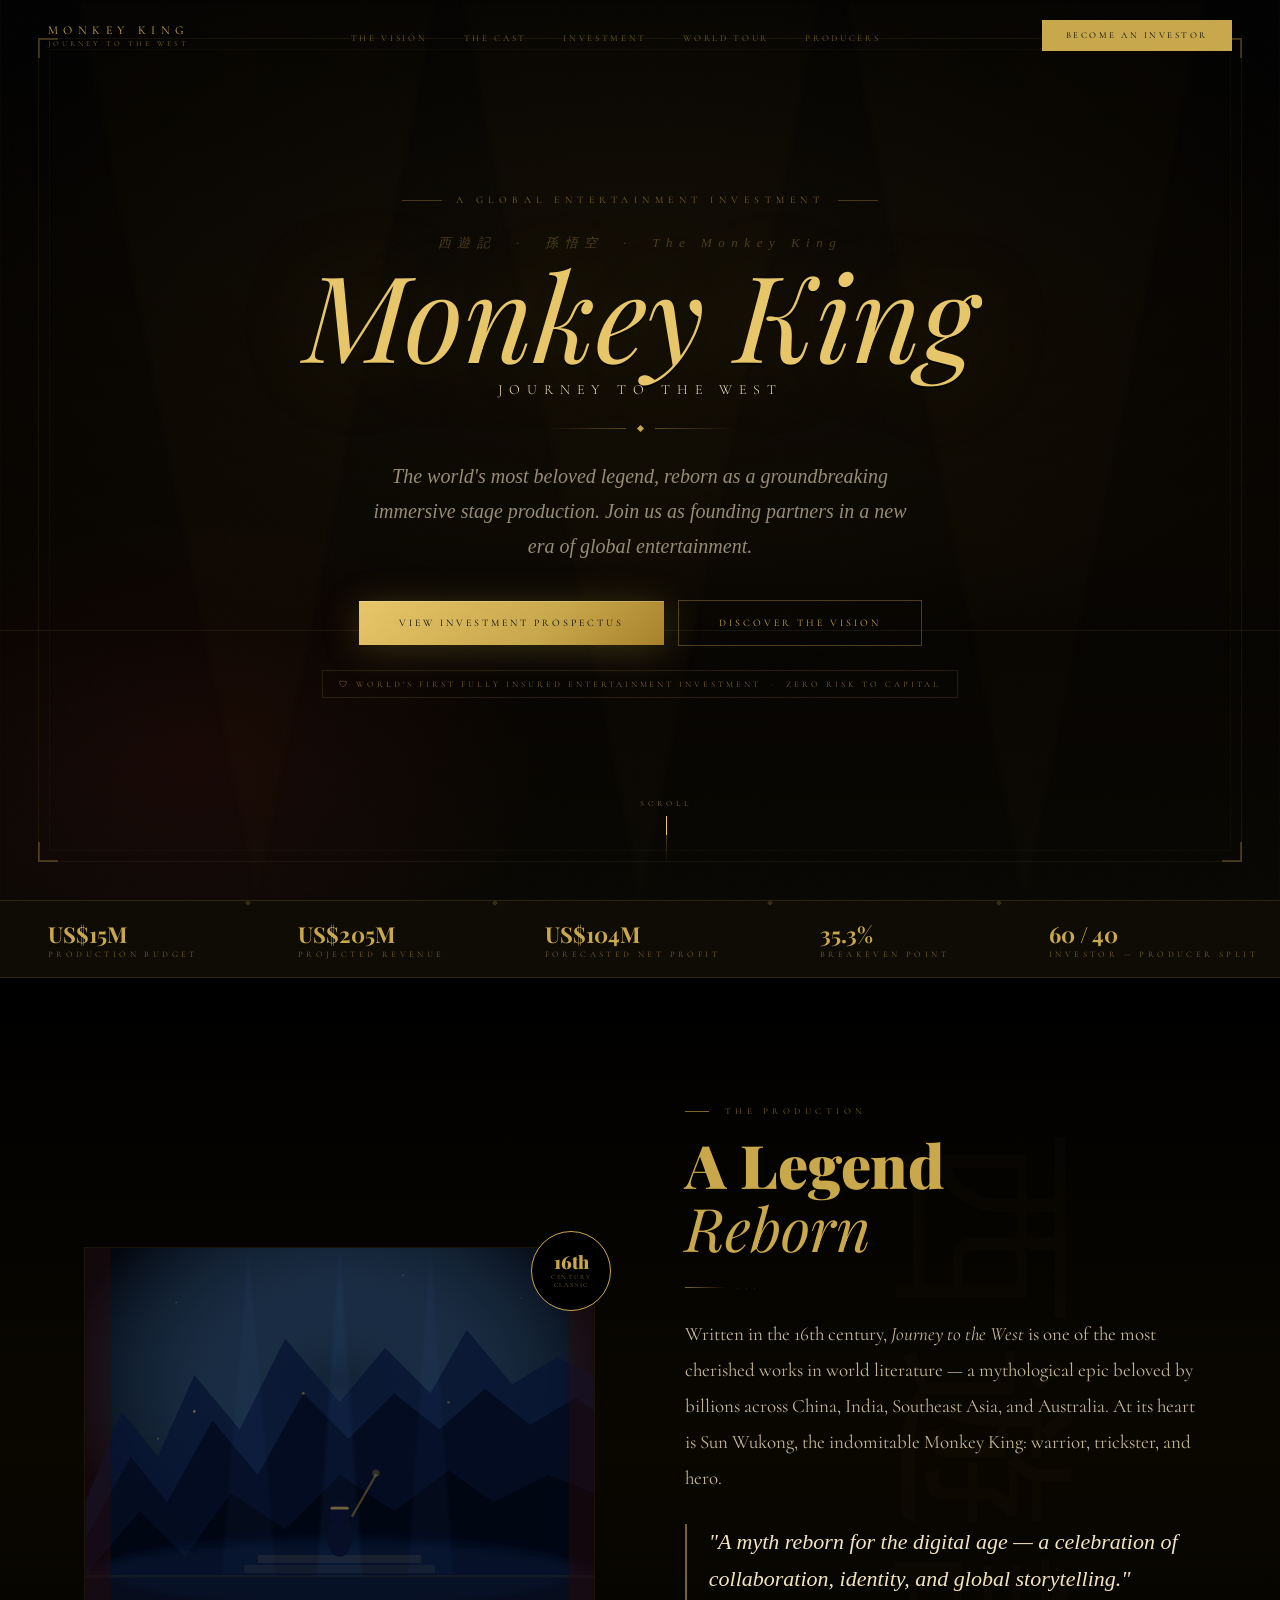
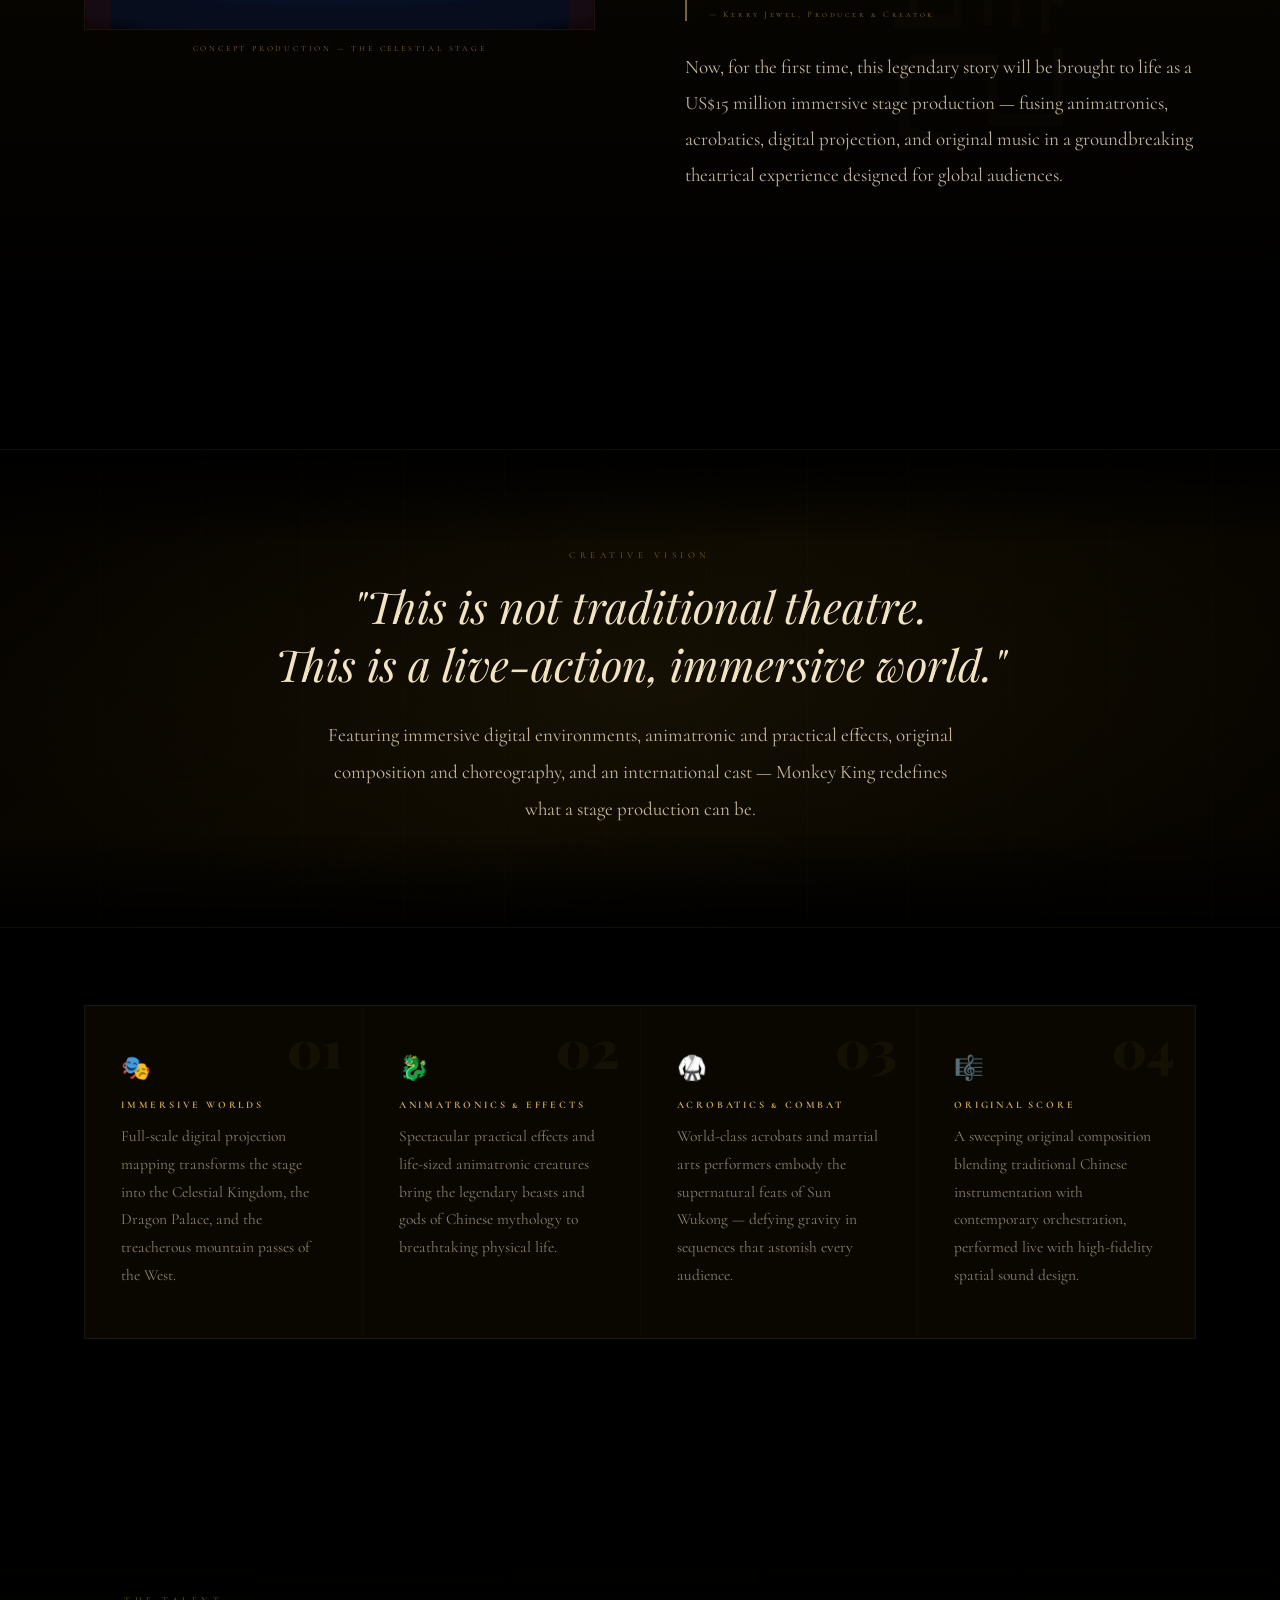
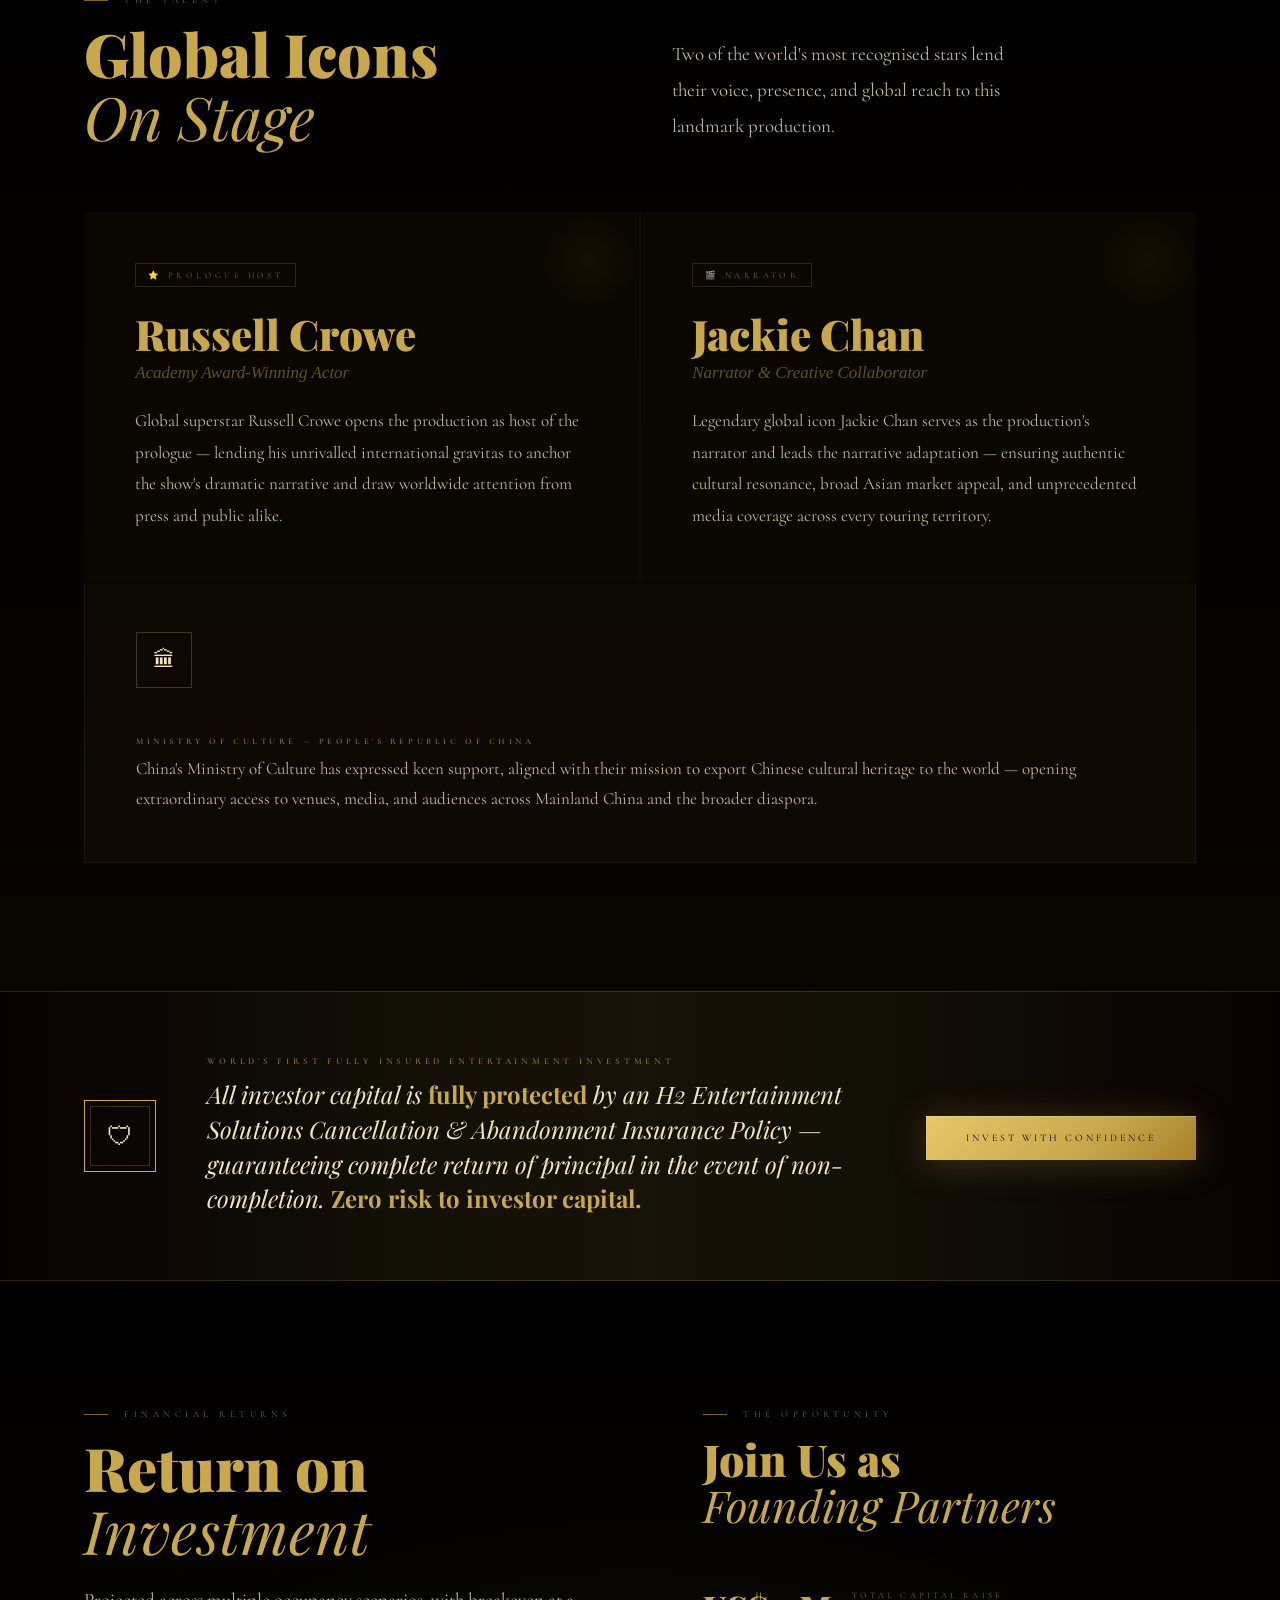
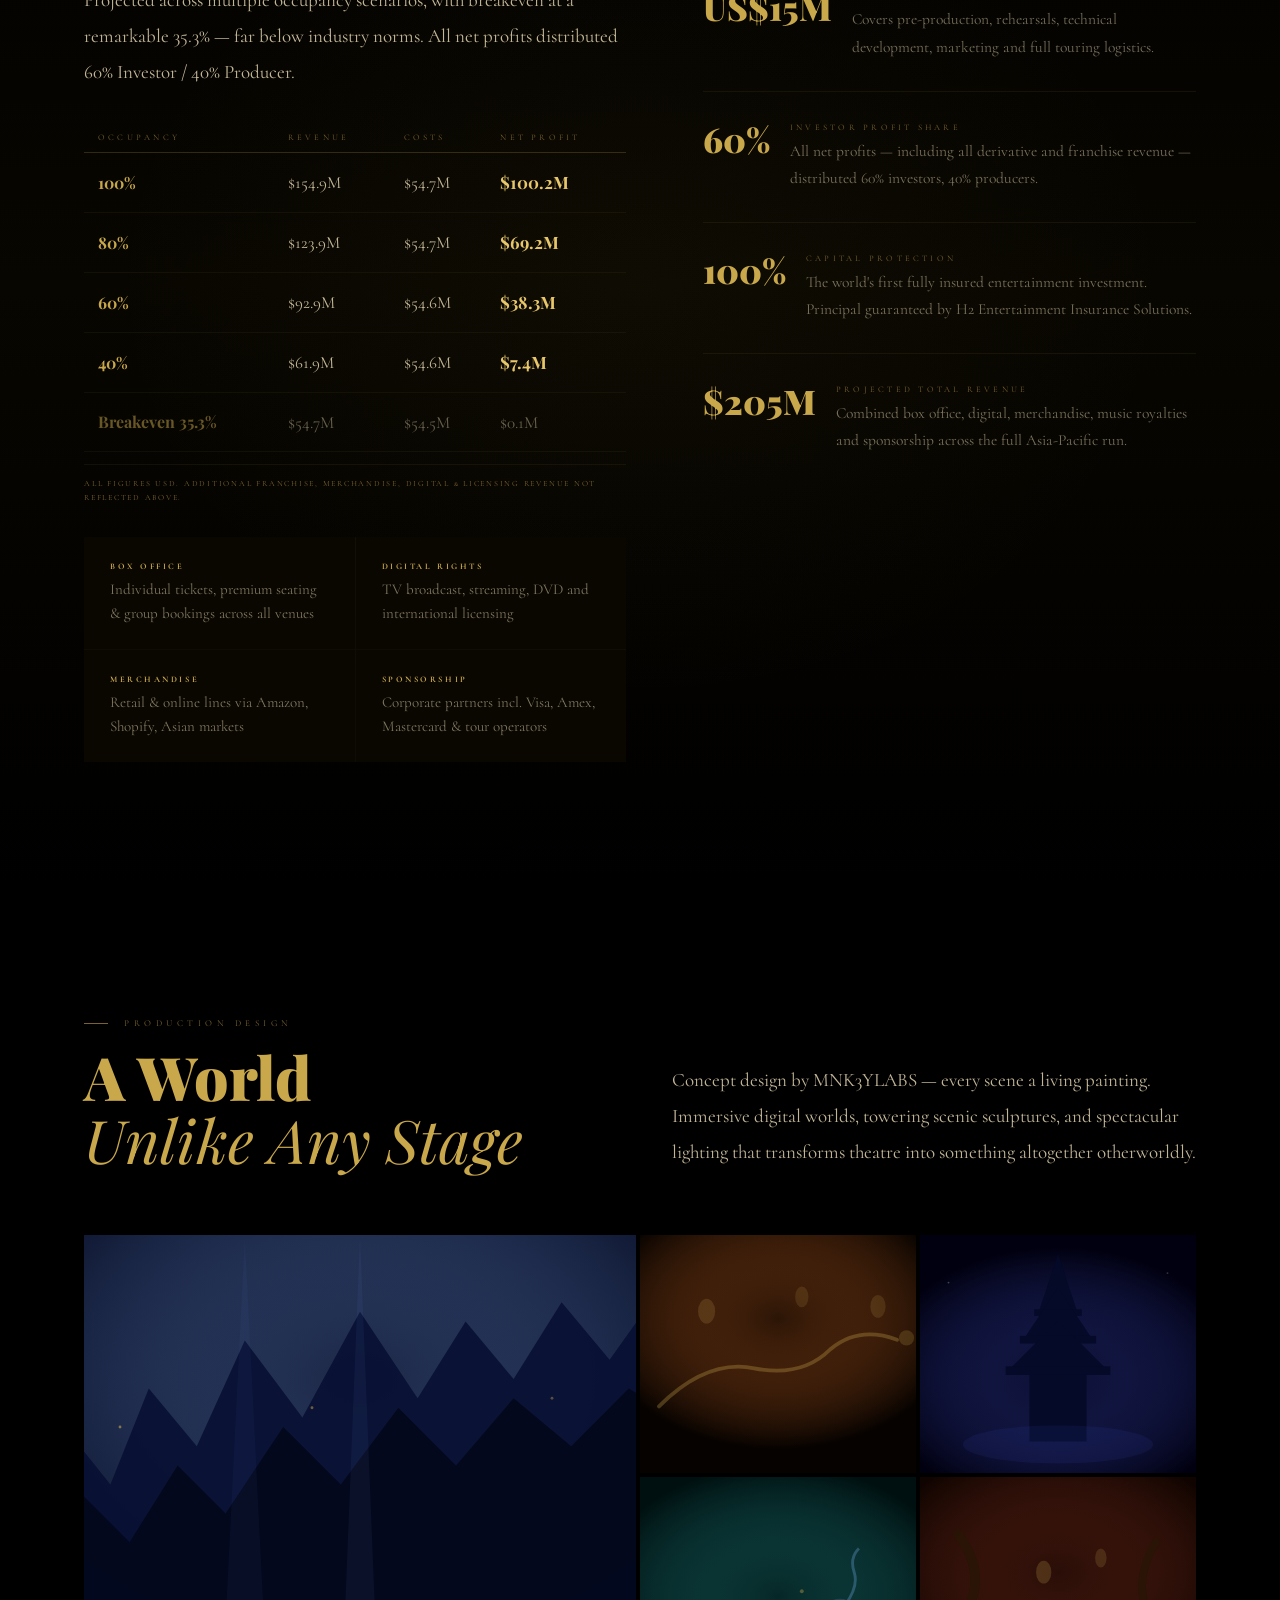
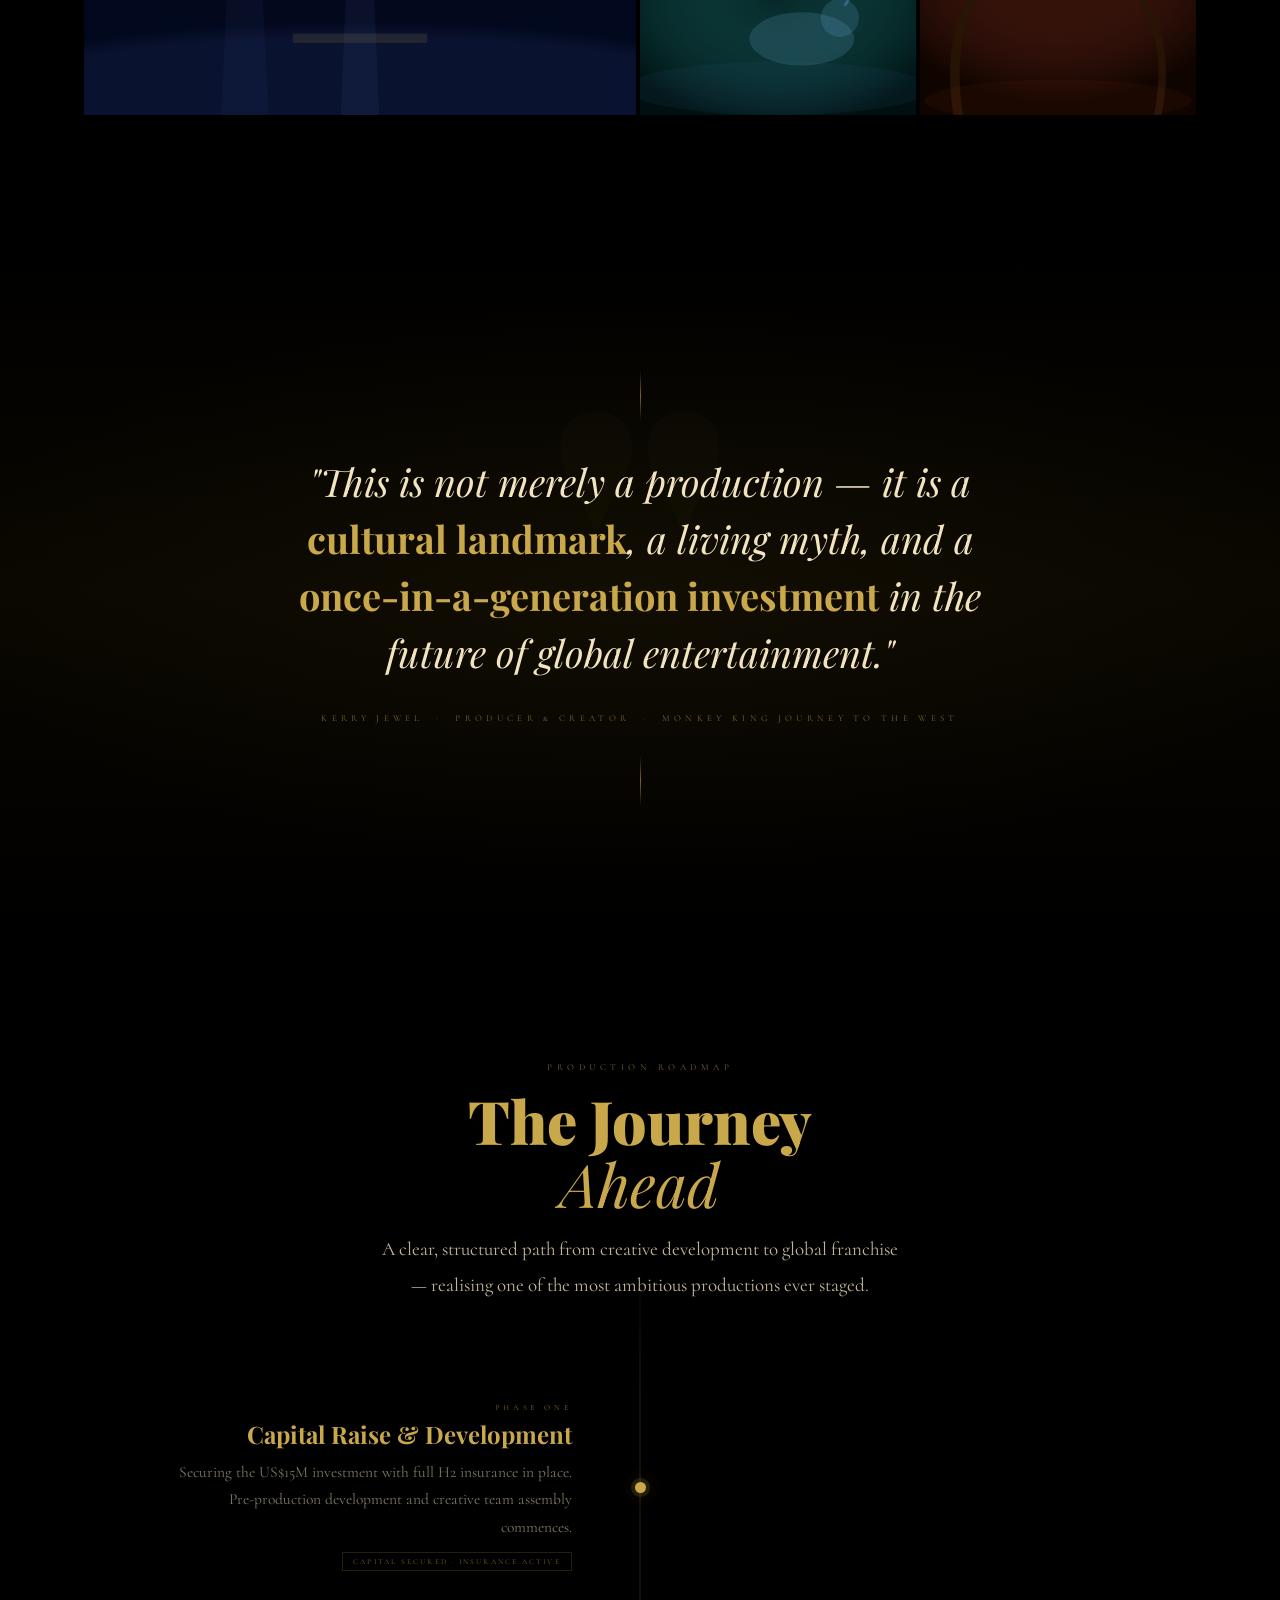
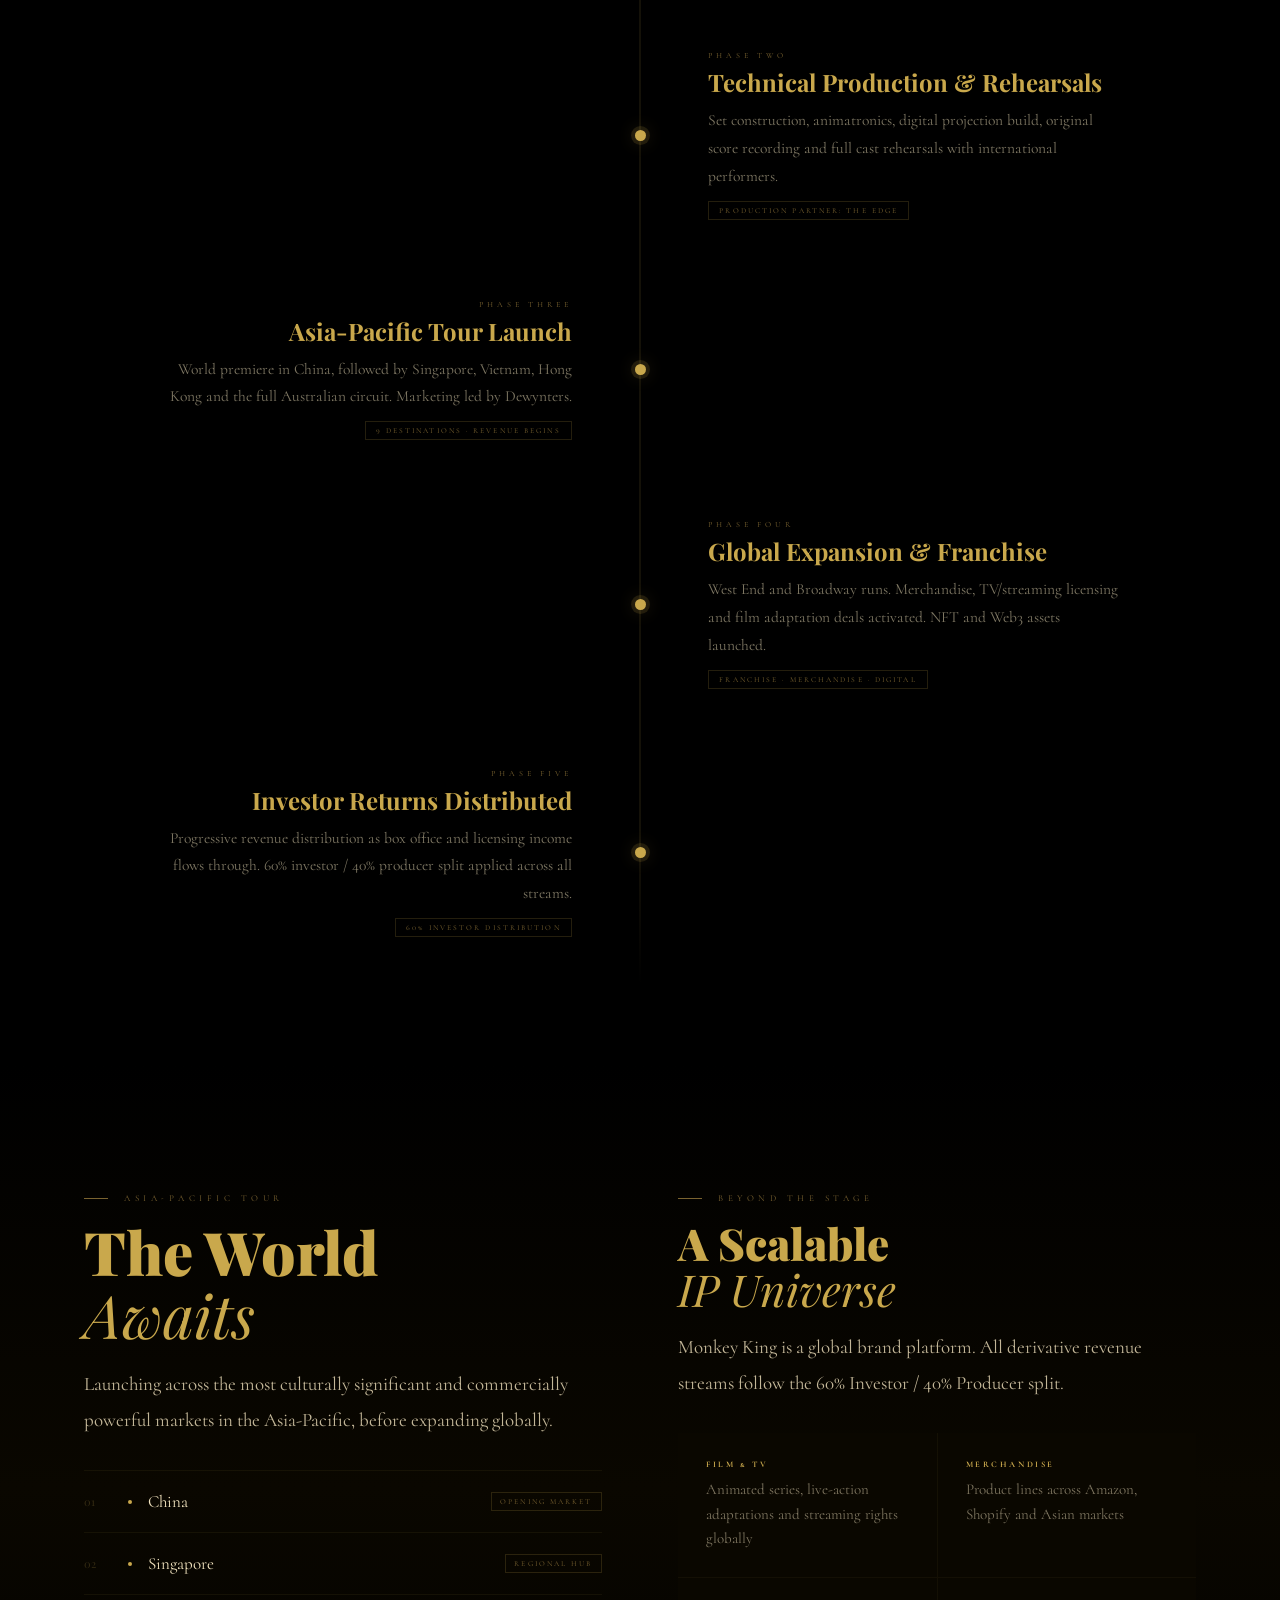
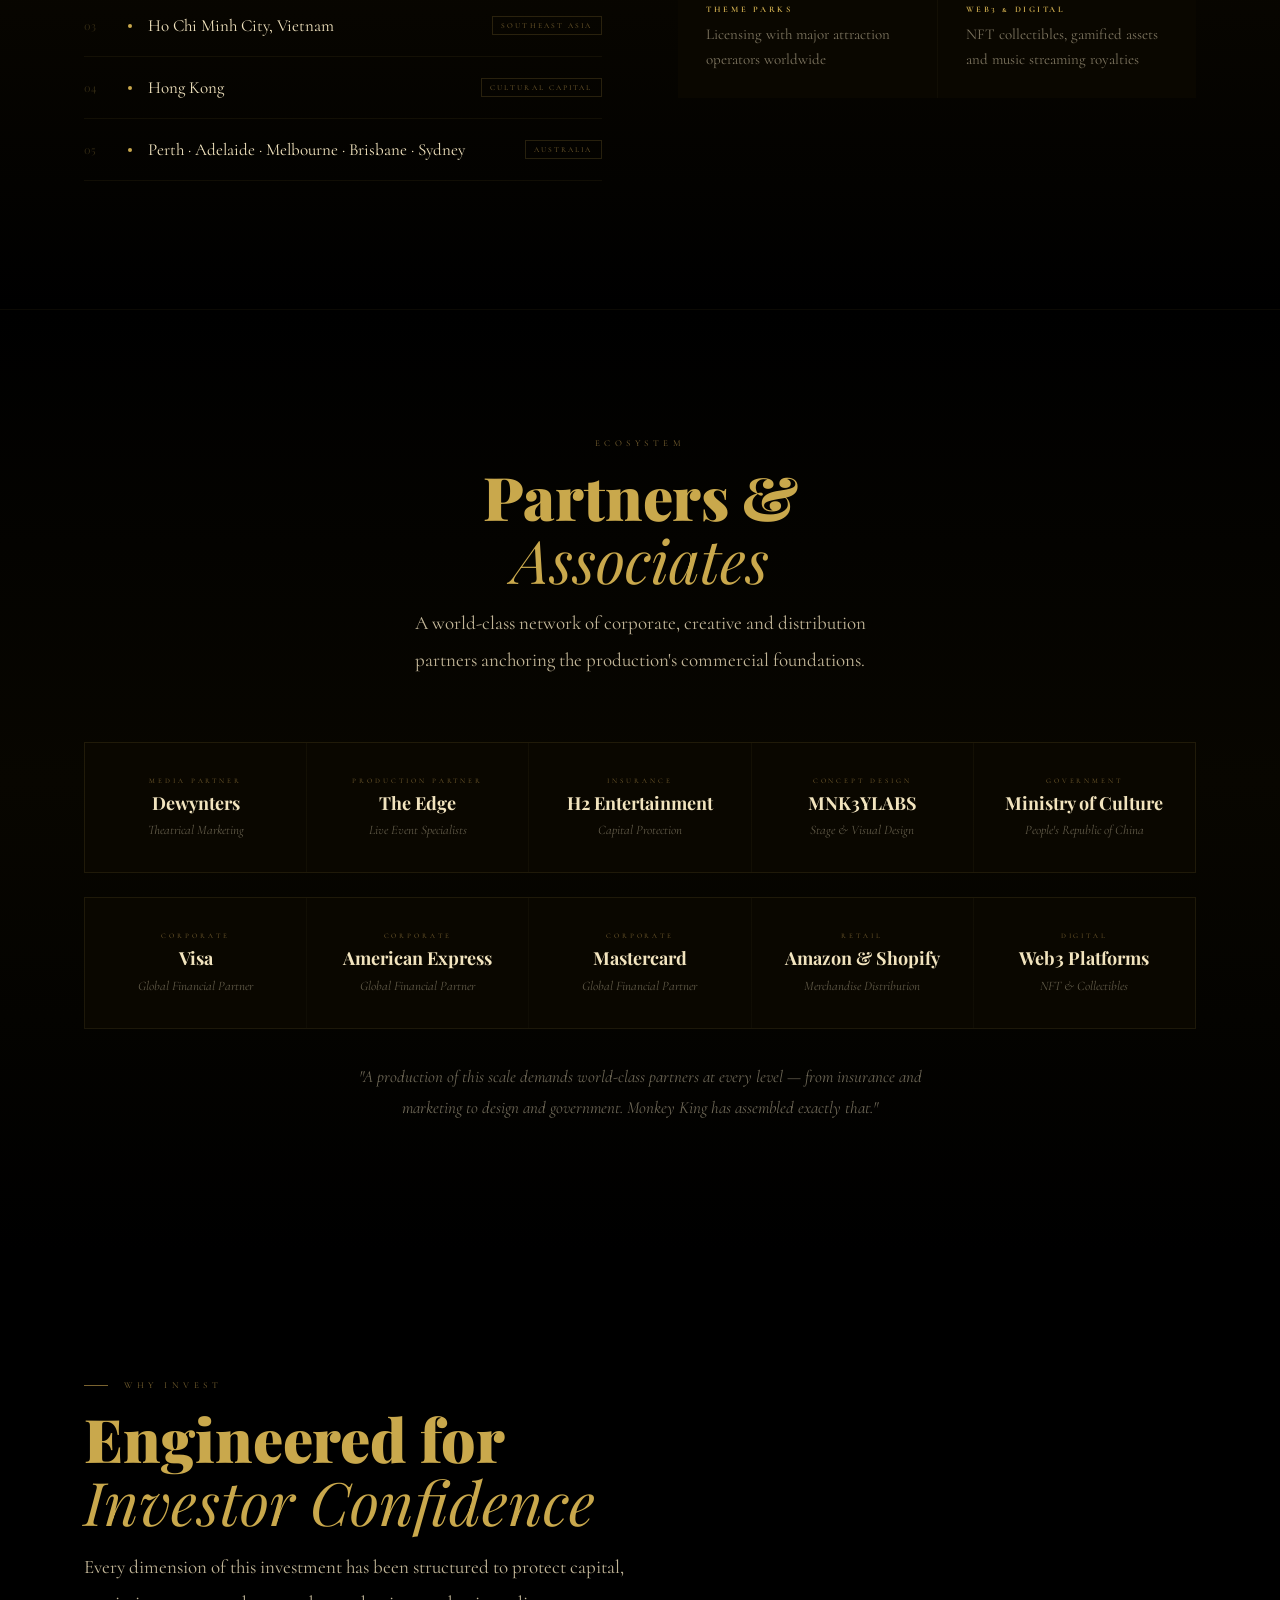
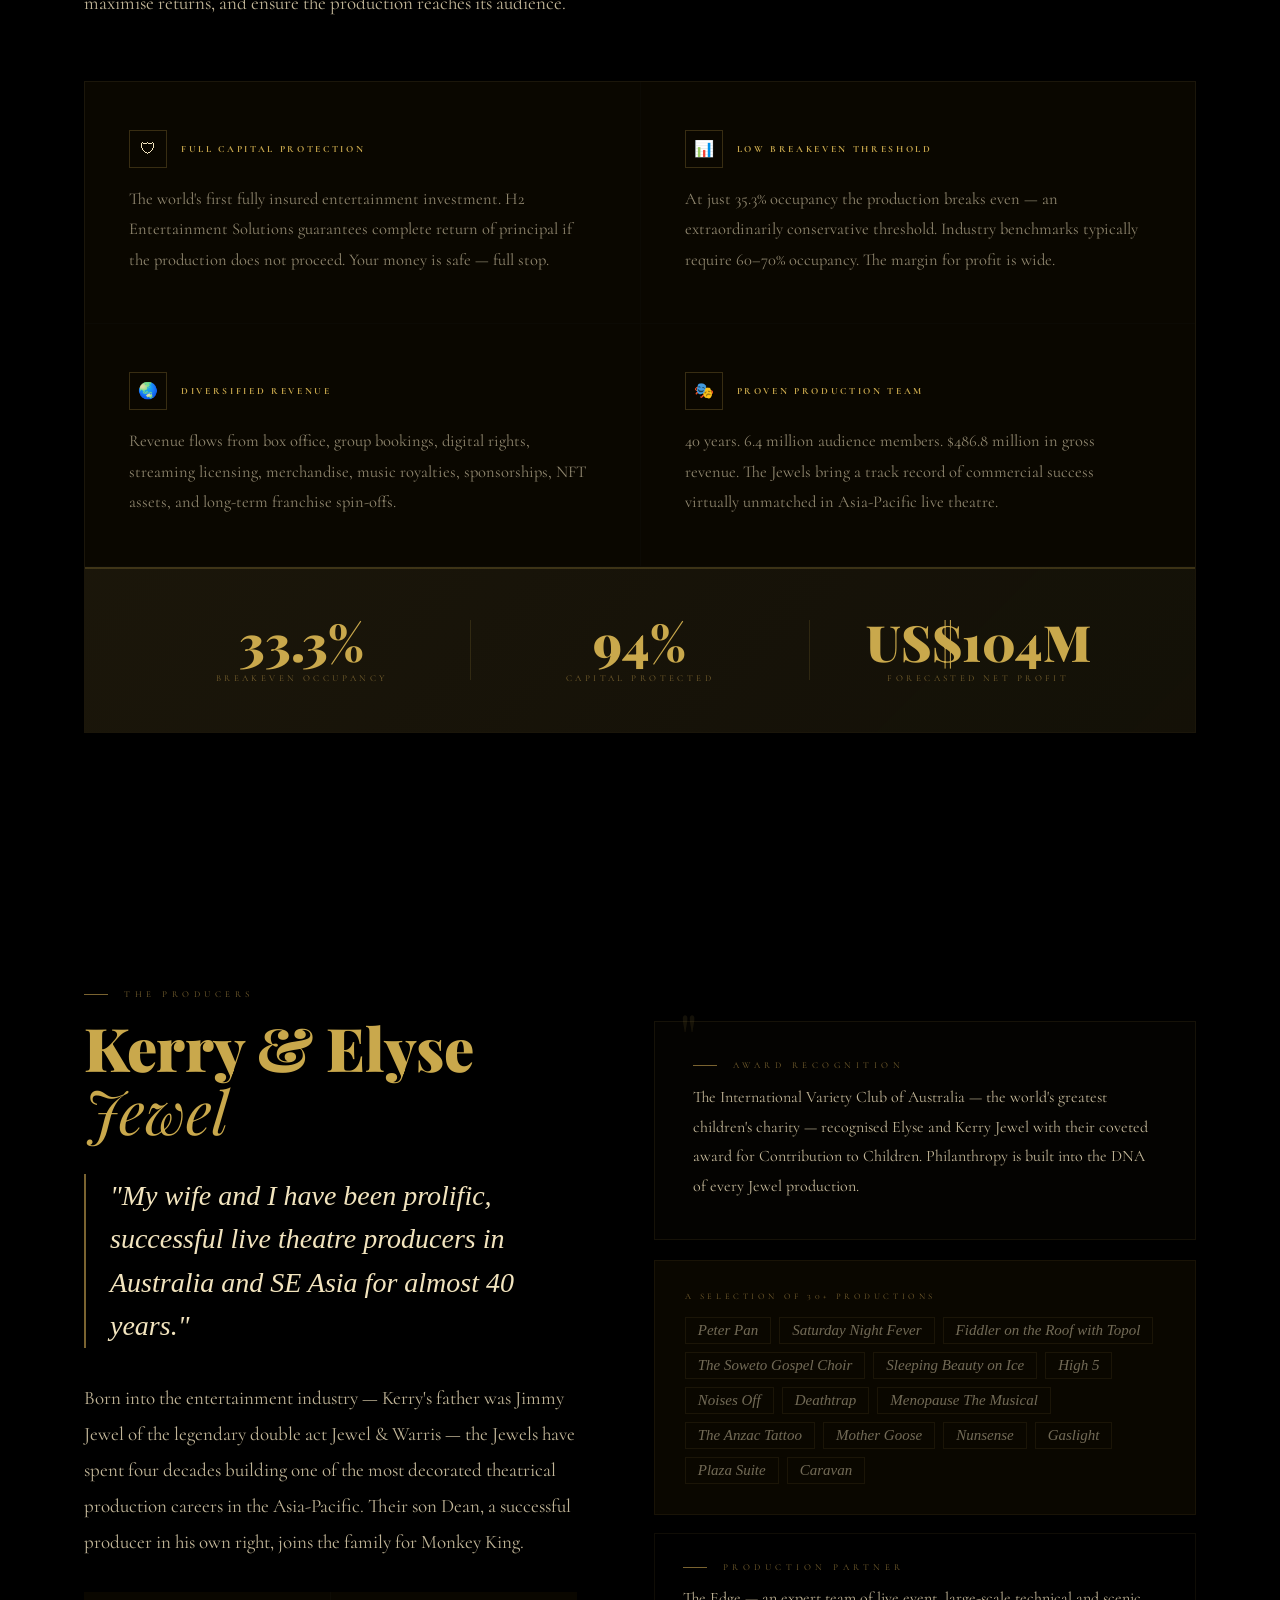
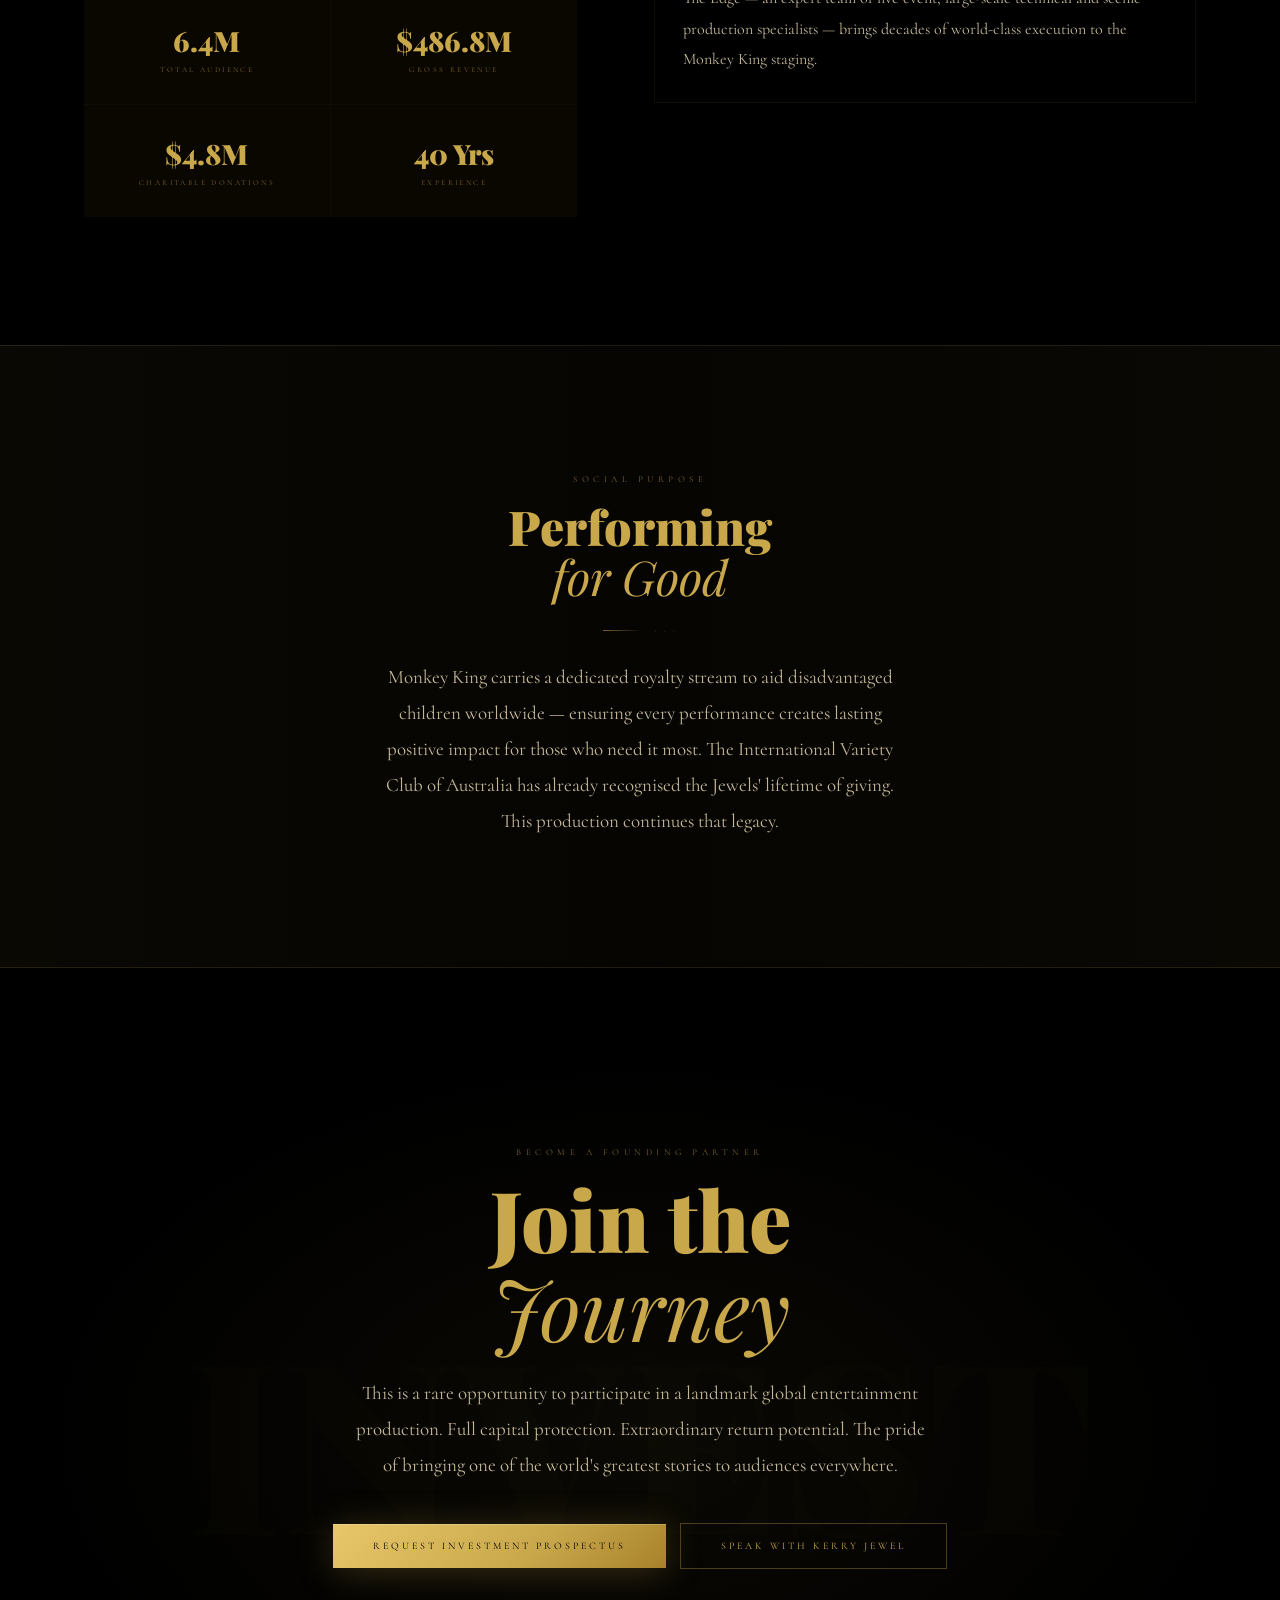
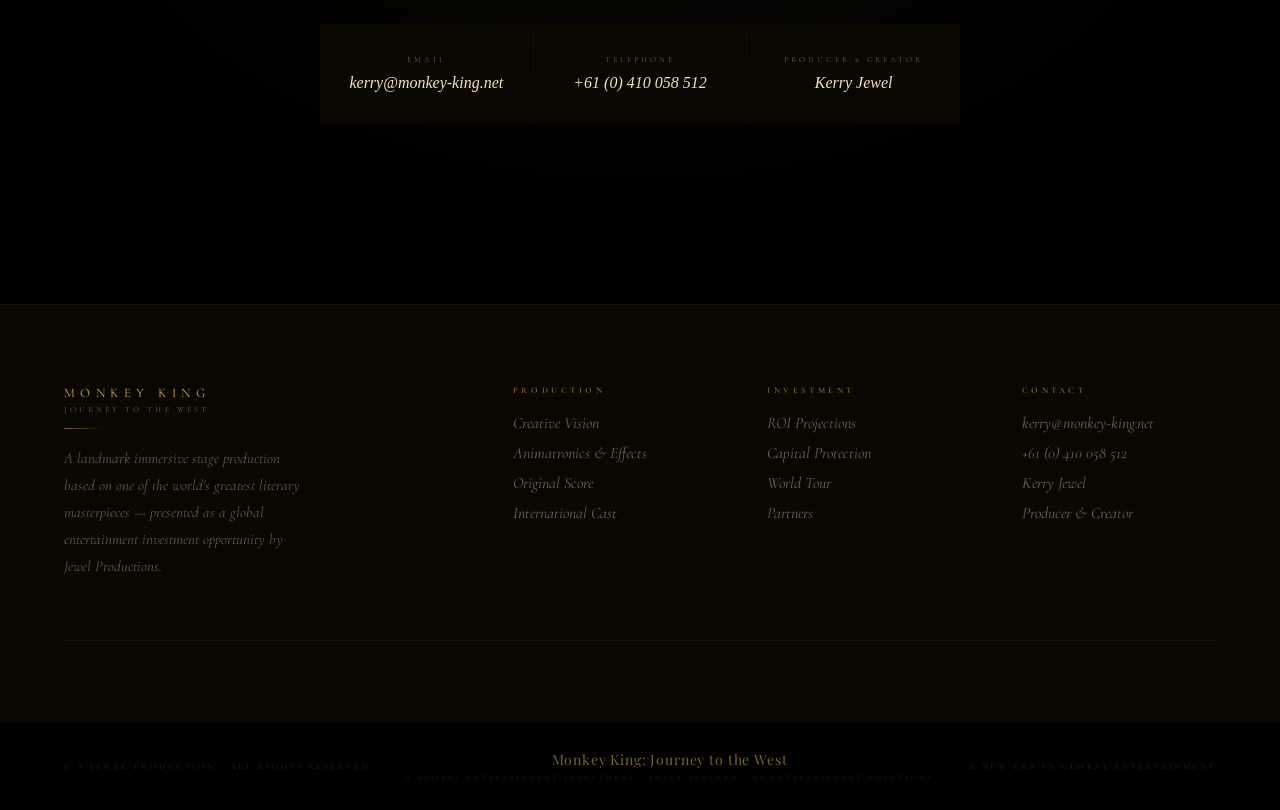
<file: index.html>
<!DOCTYPE html>
<html lang="en">
<head>
<meta charset="UTF-8">
<meta name="viewport" content="width=device-width, initial-scale=1.0, viewport-fit=cover">
<meta name="description" content="Monkey King: Journey to the West — A landmark immersive stage production. A global entertainment investment opportunity by Kerry & Elyse Jewel.">
<title>Monkey King: Journey to the West — A Global Entertainment Investment</title>
<link rel="preconnect" href="https://fonts.googleapis.com">
<link href="https://fonts.googleapis.com/css2?family=Playfair+Display:ital,wght@0,400;0,500;0,700;0,900;1,400;1,700&family=Cormorant:ital,wght@0,300;0,400;0,500;1,300;1,400;1,500&family=Cormorant+SC:wght@300;400;500;600&family=IM+Fell+English:ital@0;1&display=swap" rel="stylesheet">
<style>
/* ═══════════════════════════
   TOKENS
═══════════════════════════ */
:root{
  --gold:#C9A84C;
  --gold-bright:#E8C76A;
  --gold-pale:#F2E4BE;
  --gold-dim:#7A6330;
  --ink:#000;
  --ink-warm:#0A0700;
  --ink-mid:#0F0B04;
  --text-body:rgba(242,228,190,.80);
  --text-muted:rgba(201,168,76,.45);
  --nav-h:72px;
}
*,*::before,*::after{box-sizing:border-box;margin:0;padding:0}
html{scroll-behavior:smooth}
body{background:var(--ink);color:var(--gold-pale);font-family:'Cormorant',Georgia,serif;overflow-x:hidden}
::selection{background:var(--gold);color:var(--ink)}
::-webkit-scrollbar{width:3px}
::-webkit-scrollbar-track{background:var(--ink)}
::-webkit-scrollbar-thumb{background:var(--gold-dim)}
img{max-width:100%;display:block}

/* grain */
body::after{content:'';position:fixed;inset:0;background-image:url("data:image/svg+xml,%3Csvg xmlns='http://www.w3.org/2000/svg' width='200' height='200'%3E%3Cfilter id='n'%3E%3CfeTurbulence type='fractalNoise' baseFrequency='0.75' numOctaves='4' stitchTiles='stitch'/%3E%3CfeColorMatrix type='saturate' values='0'/%3E%3C/filter%3E%3Crect width='200' height='200' filter='url(%23n)' opacity='1'/%3E%3C/svg%3E");opacity:.025;pointer-events:none;z-index:9900}

/* ═══════════════════════════
   PRELOADER
═══════════════════════════ */
#preloader{position:fixed;inset:0;z-index:9999;display:flex;align-items:center;justify-content:center;overflow:hidden;pointer-events:all}
.pre-curtain{position:absolute;top:0;bottom:0;width:51%;transition:transform 1.4s cubic-bezier(.76,0,.24,1);transition-delay:.5s}
.pre-curtain.left{left:0;background:repeating-linear-gradient(180deg,transparent,transparent 80px,rgba(201,168,76,.012) 80px,rgba(201,168,76,.012) 81px),linear-gradient(90deg,#080400,#020100);border-right:1px solid rgba(201,168,76,.12)}
.pre-curtain.right{right:0;background:repeating-linear-gradient(180deg,transparent,transparent 80px,rgba(201,168,76,.012) 80px,rgba(201,168,76,.012) 81px),linear-gradient(270deg,#080400,#020100);border-left:1px solid rgba(201,168,76,.12)}
#preloader.open .pre-curtain.left{transform:translateX(-100%)}
#preloader.open .pre-curtain.right{transform:translateX(100%)}
#preloader.done{display:none}
.pre-body{position:relative;z-index:10;text-align:center;display:flex;flex-direction:column;align-items:center;gap:18px;padding:0 24px;transition:opacity .3s;max-width:90vw}
#preloader.open .pre-body{opacity:0;transition-delay:0s}
.pre-title{font-family:'Playfair Display',serif;font-size:clamp(32px,8vw,72px);font-weight:900;color:var(--gold);text-shadow:0 0 60px rgba(201,168,76,.3);line-height:1;opacity:0;animation:fadeUp .8s .2s forwards}
.pre-title em{font-style:italic;font-weight:400}
.pre-sub{font-family:'Cormorant SC',serif;font-size:clamp(8px,2.5vw,11px);letter-spacing:.45em;color:var(--gold-dim);text-transform:uppercase;opacity:0;animation:fadeUp .6s .5s forwards;text-align:center}
.pre-bar{width:min(200px,60vw);height:1px;background:rgba(201,168,76,.15);position:relative;overflow:hidden;opacity:0;animation:fadeUp .4s .7s forwards}
.pre-bar-fill{position:absolute;top:0;left:0;height:100%;background:var(--gold);animation:barFill 1.2s .8s cubic-bezier(.4,0,.2,1) forwards;width:0}
@keyframes barFill{to{width:100%}}

/* ═══════════════════════════
   MOBILE MENU OVERLAY
═══════════════════════════ */
#mobileMenu{
  position:fixed;inset:0;
  z-index:8000;
  background:rgba(0,0,0,.97);
  backdrop-filter:blur(20px);
  -webkit-backdrop-filter:blur(20px);
  display:flex;flex-direction:column;
  align-items:center;justify-content:center;
  gap:0;
  transform:translateX(100%);
  transition:transform .45s cubic-bezier(.76,0,.24,1);
  pointer-events:none;
}
#mobileMenu.active{transform:translateX(0);pointer-events:all}
.mob-close{
  position:absolute;top:0;right:0;
  padding:24px 24px;
  font-family:'Cormorant SC',serif;
  font-size:9px;letter-spacing:.4em;
  color:var(--gold-dim);text-transform:uppercase;
  cursor:pointer;border:none;background:none;
  display:flex;align-items:center;gap:10px;
  transition:color .3s;
}
.mob-close:hover{color:var(--gold)}
.mob-close-x{
  width:24px;height:24px;
  border:1px solid rgba(201,168,76,.25);
  display:flex;align-items:center;justify-content:center;
  font-size:14px;color:var(--gold-dim);
  transition:all .3s;
}
.mob-close:hover .mob-close-x{border-color:var(--gold);color:var(--gold)}
.mob-nav-item{
  width:100%;text-align:center;
  border-bottom:1px solid rgba(201,168,76,.06);
}
.mob-nav-item:first-of-type{border-top:1px solid rgba(201,168,76,.06)}
.mob-nav-item a{
  display:block;padding:22px 40px;
  font-family:'Playfair Display',serif;
  font-size:clamp(20px,5vw,28px);
  font-style:italic;
  color:rgba(242,228,190,.7);
  text-decoration:none;
  transition:color .3s,padding-left .3s;
}
.mob-nav-item a:hover{color:var(--gold);padding-left:56px}
.mob-invest-btn{
  margin-top:32px;
  font-family:'Cormorant SC',serif;
  font-size:10px;letter-spacing:.35em;
  text-transform:uppercase;
  color:var(--ink);background:var(--gold);
  padding:14px 36px;text-decoration:none;
  transition:background .3s;display:inline-block;
}
.mob-invest-btn:hover{background:var(--gold-bright)}

/* ═══════════════════════════
   NAVIGATION
═══════════════════════════ */
#nav{
  position:fixed;top:0;left:0;right:0;
  z-index:700;
  height:var(--nav-h);
  padding:0 48px;
  display:flex;align-items:center;justify-content:space-between;
  gap:16px;
  transition:background .5s,border-color .5s,height .3s;
  border-bottom:1px solid transparent;
}
#nav.scrolled{
  background:rgba(0,0,0,.95);
  backdrop-filter:blur(24px);
  -webkit-backdrop-filter:blur(24px);
  border-bottom:1px solid rgba(201,168,76,.1);
  --nav-h:60px;
}
.nav-brand{text-decoration:none;flex-shrink:0}
.nav-brand-main{font-family:'Cormorant SC',serif;font-size:12px;letter-spacing:.45em;color:var(--gold);text-transform:uppercase;display:block;line-height:1.2}
.nav-brand-sub{font-family:'Cormorant SC',serif;font-size:7.5px;letter-spacing:.4em;color:var(--gold-dim);text-transform:uppercase;display:block;margin-top:2px}
.nav-center{display:flex;align-items:center;gap:36px;list-style:none}
.nav-center a{
  font-family:'Cormorant SC',serif;font-size:9px;letter-spacing:.3em;
  color:rgba(201,168,76,.55);text-decoration:none;text-transform:uppercase;
  position:relative;padding-bottom:3px;transition:color .3s;
  white-space:nowrap;
}
.nav-center a::after{content:'';position:absolute;bottom:0;left:0;width:0;height:1px;background:var(--gold);transition:width .3s}
.nav-center a:hover{color:var(--gold-bright)}
.nav-center a:hover::after{width:100%}
.nav-cta{
  font-family:'Cormorant SC',serif;font-size:9px;letter-spacing:.28em;
  text-transform:uppercase;color:var(--ink);background:var(--gold);
  padding:10px 24px;text-decoration:none;flex-shrink:0;
  transition:background .3s,transform .2s;white-space:nowrap;
}
.nav-cta:hover{background:var(--gold-bright);transform:translateY(-1px)}
.nav-burger{
  display:none;flex-direction:column;gap:5px;
  background:none;border:none;cursor:pointer;padding:6px;
  flex-shrink:0;
}
.nav-burger span{display:block;width:22px;height:1.5px;background:var(--gold);border-radius:1px;transition:all .3s}

/* ═══════════════════════════
   HERO
═══════════════════════════ */
#hero{
  position:relative;
  min-height:100svh;
  display:flex;align-items:center;justify-content:center;
  overflow:hidden;
  padding:var(--nav-h) 24px 80px;
}
.hero-atmo{
  position:absolute;inset:0;
  background:radial-gradient(ellipse 90% 70% at 50% 30%,rgba(201,168,76,.055) 0%,transparent 65%),radial-gradient(ellipse 50% 50% at 15% 85%,rgba(139,26,26,.12) 0%,transparent 55%),linear-gradient(180deg,#000 0%,#040200 30%,#080500 60%,#000 100%);
  pointer-events:none;
}
.spotlight{position:absolute;top:0;width:1px;transform-origin:top center;pointer-events:none}
.spotlight::before{content:'';position:absolute;top:0;left:50%;transform:translateX(-50%);width:0;height:100vh;border-left:180px solid transparent;border-right:180px solid transparent;border-top:100vh solid rgba(201,168,76,.018);filter:blur(3px)}
.sp1{left:20%;animation:sp-sway 18s ease-in-out infinite}
.sp2{left:50%;animation:sp-sway 22s ease-in-out infinite reverse}
.sp3{left:80%;animation:sp-sway 16s ease-in-out infinite 4s}
@keyframes sp-sway{0%,100%{transform:rotate(-3deg)}50%{transform:rotate(3deg)}}
.stage-floor{position:absolute;bottom:0;left:0;right:0;height:30%;background:linear-gradient(to top,rgba(201,168,76,.04),transparent);border-top:1px solid rgba(201,168,76,.05);pointer-events:none}
#hpContainer{position:absolute;inset:0;overflow:hidden;pointer-events:none}
.hp{position:absolute;border-radius:50%;background:var(--gold);animation:hp-rise linear infinite;opacity:0}
@keyframes hp-rise{0%{transform:translateY(110vh) scale(1);opacity:0}8%{opacity:.7}92%{opacity:.2}100%{transform:translateY(-10vh) scale(.3);opacity:0}}

/* frame corners — hide on tiny screens */
.hero-frame{position:absolute;inset:clamp(12px,3vw,40px);border:1px solid rgba(201,168,76,.07);pointer-events:none}
.hero-frame-inner{position:absolute;inset:10px;border:1px solid rgba(201,168,76,.035)}
.hfc{position:absolute;width:20px;height:20px;border-color:rgba(201,168,76,.28);border-style:solid}
.hfc.tl{top:-1px;left:-1px;border-width:2px 0 0 2px}
.hfc.tr{top:-1px;right:-1px;border-width:2px 2px 0 0}
.hfc.bl{bottom:-1px;left:-1px;border-width:0 0 2px 2px}
.hfc.br{bottom:-1px;right:-1px;border-width:0 2px 2px 0}

.hero-content{position:relative;z-index:10;text-align:center;width:100%;max-width:900px}
.hero-eyebrow{
  font-family:'Cormorant SC',serif;font-size:clamp(7.5px,2vw,10px);letter-spacing:.55em;
  color:var(--gold-dim);text-transform:uppercase;
  display:flex;align-items:center;justify-content:center;gap:14px;
  margin-bottom:28px;
  opacity:0;animation:fadeUp .8s .3s forwards;
}
.hero-eyebrow::before,.hero-eyebrow::after{content:'';display:block;width:clamp(20px,5vw,40px);height:1px;background:rgba(201,168,76,.3);flex-shrink:0}
.hero-chinese{font-family:'IM Fell English',serif;font-style:italic;font-size:clamp(9px,1.5vw,13px);letter-spacing:.5em;color:rgba(201,168,76,.32);margin-bottom:6px;opacity:0;animation:fadeUp .7s .45s forwards}
.hero-title{
  font-family:'Playfair Display',serif;
  font-size:clamp(48px,11vw,120px);
  font-weight:900;line-height:.92;color:var(--gold);
  text-shadow:0 0 100px rgba(201,168,76,.22),0 2px 0 rgba(0,0,0,.8);
  opacity:0;animation:fadeUp .9s .55s forwards;
}
.hero-title em{font-style:italic;font-weight:400;color:var(--gold-bright)}
.hero-subtitle{
  font-family:'Cormorant SC',serif;
  font-size:clamp(9px,1.8vw,14px);letter-spacing:.5em;
  color:var(--gold-pale);text-transform:uppercase;margin-top:12px;font-weight:300;
  opacity:0;animation:fadeUp .7s .75s forwards;
}
.hero-divider{display:flex;align-items:center;justify-content:center;gap:12px;margin:28px auto;opacity:0;animation:fadeUp .7s .85s forwards}
.hero-divider-line{width:clamp(40px,8vw,80px);height:1px;background:linear-gradient(to right,transparent,rgba(201,168,76,.4))}
.hero-divider-line.rev{background:linear-gradient(to left,transparent,rgba(201,168,76,.4))}
.hero-divider-gem{width:5px;height:5px;background:var(--gold);transform:rotate(45deg)}
.hero-tagline{
  font-family:'IM Fell English',serif;font-style:italic;
  font-size:clamp(15px,2.2vw,20px);
  color:rgba(242,228,190,.6);line-height:1.75;
  max-width:min(560px,90%);margin:0 auto 36px;
  opacity:0;animation:fadeUp .8s .95s forwards;
}
.hero-btns{display:flex;align-items:center;justify-content:center;gap:14px;flex-wrap:wrap;opacity:0;animation:fadeUp .7s 1.1s forwards}
.btn-gold{
  font-family:'Cormorant SC',serif;font-size:clamp(8px,2vw,10px);letter-spacing:.3em;
  text-transform:uppercase;color:var(--ink);
  background:linear-gradient(135deg,var(--gold-bright),var(--gold) 60%,#A8822A);
  padding:clamp(12px,2vw,16px) clamp(24px,4vw,40px);
  text-decoration:none;transition:all .35s;
  box-shadow:0 4px 36px rgba(201,168,76,.25);
  position:relative;overflow:hidden;white-space:nowrap;
}
.btn-gold::after{content:'';position:absolute;top:0;left:0;right:0;height:1px;background:rgba(255,255,255,.2)}
.btn-gold:hover{transform:translateY(-2px);box-shadow:0 10px 50px rgba(201,168,76,.4)}
.btn-outline{
  font-family:'Cormorant SC',serif;font-size:clamp(8px,2vw,10px);letter-spacing:.3em;
  text-transform:uppercase;color:var(--gold);
  border:1px solid rgba(201,168,76,.35);
  padding:clamp(12px,2vw,16px) clamp(24px,4vw,40px);
  text-decoration:none;transition:all .35s;white-space:nowrap;
}
.btn-outline:hover{border-color:var(--gold);background:rgba(201,168,76,.07);color:var(--gold-bright)}
.hero-badge{
  margin-top:24px;display:inline-flex;align-items:center;gap:8px;
  font-family:'Cormorant SC',serif;font-size:clamp(7px,1.8vw,8.5px);letter-spacing:.35em;
  color:var(--gold-dim);text-transform:uppercase;
  border:1px solid rgba(201,168,76,.15);padding:8px 16px;
  opacity:0;animation:fadeUp .6s 1.3s forwards;
}
.hero-scroll-hint{
  position:absolute;bottom:clamp(20px,4vh,36px);left:50%;transform:translateX(-50%);
  display:flex;flex-direction:column;align-items:center;gap:8px;
  opacity:0;animation:fadeUp .6s 1.6s forwards;
}
.hero-scroll-hint span{font-family:'Cormorant SC',serif;font-size:8px;letter-spacing:.5em;color:var(--gold-dim);text-transform:uppercase}
.scroll-line{width:1px;height:48px;background:linear-gradient(to bottom,var(--gold-dim),transparent);position:relative;overflow:hidden}
.scroll-line::after{content:'';position:absolute;top:0;width:100%;height:40%;background:var(--gold-bright);animation:scrollDrop 2.2s ease-in-out infinite}
@keyframes scrollDrop{0%{top:-40%;opacity:1}100%{top:140%;opacity:0}}
@keyframes fadeUp{from{opacity:0;transform:translateY(24px)}to{opacity:1;transform:translateY(0)}}

/* ═══════════════════════════
   SCROLL PROGRESS
═══════════════════════════ */
#scrollBar{position:fixed;top:0;left:0;height:2px;width:0%;background:linear-gradient(to right,var(--gold-dim),var(--gold-bright));z-index:6000;pointer-events:none;transition:width .1s}

/* ═══════════════════════════
   SECTION FOUNDATIONS
═══════════════════════════ */
.sec{padding:clamp(80px,10vw,160px) 0;position:relative}
.wrap{max-width:1240px;margin:0 auto;padding:0 clamp(20px,5vw,64px)}
.eyebrow{
  display:flex;align-items:center;gap:16px;
  font-family:'Cormorant SC',serif;font-size:9px;letter-spacing:.5em;
  color:var(--gold-dim);text-transform:uppercase;margin-bottom:16px;
}
.eyebrow::before{content:'';display:block;width:24px;height:1px;background:var(--gold-dim);flex-shrink:0}
.sec-title{
  font-family:'Playfair Display',serif;
  font-size:clamp(28px,5vw,60px);font-weight:900;
  color:var(--gold);line-height:1.05;
}
.sec-title em{font-style:italic;font-weight:400}
.sec-body{
  font-family:'Cormorant',serif;
  font-size:clamp(16px,1.8vw,19px);
  line-height:1.9;color:var(--text-body);
}
.orn{display:flex;align-items:center;gap:12px;margin:24px 0}
.orn-line{height:1px;width:40px;background:linear-gradient(to right,var(--gold-dim),transparent)}
.orn-dot{font-family:'Cormorant SC',serif;font-size:8px;letter-spacing:.3em;color:var(--gold-dim)}

/* reveal */
.rv{opacity:0;transform:translateY(32px);transition:opacity .85s cubic-bezier(.16,1,.3,1),transform .85s cubic-bezier(.16,1,.3,1)}
.rv.d1{transition-delay:.1s}.rv.d2{transition-delay:.2s}.rv.d3{transition-delay:.3s}.rv.d4{transition-delay:.4s}.rv.d5{transition-delay:.5s}
.rv.show{opacity:1;transform:none}

/* ═══════════════════════════
   STATS MARQUEE
═══════════════════════════ */
#statsbar{background:rgba(201,168,76,.07);border-top:1px solid rgba(201,168,76,.18);border-bottom:1px solid rgba(201,168,76,.18);overflow:hidden;padding:0}
.marquee-wrap{display:flex;white-space:nowrap;animation:marquee 30s linear infinite}
#statsbar:hover .marquee-wrap{animation-play-state:paused}
.mi{display:inline-flex;align-items:center;gap:40px;padding:18px 48px;flex-shrink:0}
.mi-num{font-family:'Playfair Display',serif;font-size:clamp(16px,3vw,22px);font-weight:700;color:var(--gold)}
.mi-lbl{font-family:'Cormorant SC',serif;font-size:clamp(7px,1.5vw,8.5px);letter-spacing:.4em;color:var(--gold-dim);text-transform:uppercase}
.mi-sep{display:inline-block;width:4px;height:4px;background:var(--gold-dim);transform:rotate(45deg);opacity:.4;flex-shrink:0}
@keyframes marquee{0%{transform:translateX(0)}100%{transform:translateX(-50%)}}

/* ═══════════════════════════
   LEGEND — THE STORY
═══════════════════════════ */
#legend{background:linear-gradient(180deg,var(--ink) 0%,var(--ink-warm) 50%,var(--ink) 100%);overflow:hidden}
#legend::before{content:'西遊記';position:absolute;right:-20px;top:50%;transform:translateY(-50%) rotate(90deg);font-family:serif;font-size:clamp(80px,15vw,200px);color:rgba(201,168,76,.022);pointer-events:none;white-space:nowrap;letter-spacing:.1em}
.legend-grid{display:grid;grid-template-columns:1fr 1fr;gap:clamp(40px,7vw,100px);align-items:center}
.legend-art{position:relative}
.stage-frame{width:100%;aspect-ratio:4/3;position:relative;overflow:hidden;border:1px solid rgba(201,168,76,.1)}
.stage-badge{position:absolute;top:-16px;right:-16px;width:80px;height:80px;border-radius:50%;border:1px solid var(--gold);background:var(--ink);display:flex;flex-direction:column;align-items:center;justify-content:center;z-index:5}
.stage-badge-num{font-family:'Playfair Display',serif;font-size:18px;font-weight:900;color:var(--gold);line-height:1}
.stage-badge-txt{font-family:'Cormorant SC',serif;font-size:6.5px;letter-spacing:.25em;color:var(--gold-dim);text-transform:uppercase;text-align:center;margin-top:2px}
.legend-text .sec-body{margin-top:20px}
.legend-quote{border-left:2px solid var(--gold-dim);padding-left:22px;margin:28px 0;font-family:'IM Fell English',serif;font-style:italic;font-size:clamp(17px,2.2vw,22px);color:var(--gold-pale);line-height:1.65}
.legend-quote cite{display:block;margin-top:10px;font-family:'Cormorant SC',serif;font-size:8.5px;letter-spacing:.3em;color:var(--gold-dim);font-style:normal}

/* ═══════════════════════════
   VISION BANNER + FEATURES
═══════════════════════════ */
#vision{background:var(--ink)}
.vision-band{
  padding:clamp(60px,8vw,100px) 0;
  background:linear-gradient(180deg,var(--ink) 0%,transparent 20%,transparent 80%,var(--ink) 100%),radial-gradient(ellipse 80% 70% at 50% 50%,rgba(201,168,76,.045) 0%,transparent 70%),linear-gradient(135deg,#050300,#0D0900 50%,#060400);
  border-top:1px solid rgba(201,168,76,.08);border-bottom:1px solid rgba(201,168,76,.08);
  margin-bottom:clamp(40px,6vw,80px);text-align:center;position:relative;overflow:hidden;
}
.vision-band::before{content:'';position:absolute;inset:0;background:repeating-linear-gradient(90deg,transparent,transparent 100px,rgba(201,168,76,.01) 100px,rgba(201,168,76,.01) 101px)}
.vision-band-inner{max-width:860px;margin:0 auto;padding:0 clamp(20px,5vw,48px);position:relative;z-index:2}
.vision-band .eyebrow{justify-content:center}
.vision-band .eyebrow::before{display:none}
.vision-pull{font-family:'Playfair Display',serif;font-style:italic;font-size:clamp(20px,3.5vw,44px);font-weight:400;color:var(--gold-pale);line-height:1.3;margin:16px 0 24px}
.vision-sub{font-family:'Cormorant',serif;font-size:clamp(15px,1.8vw,19px);line-height:1.95;color:var(--text-body);max-width:640px;margin:0 auto}
.features{display:grid;grid-template-columns:repeat(4,1fr);gap:1px;background:rgba(201,168,76,.07);border:1px solid rgba(201,168,76,.07)}
.feat{background:var(--ink-warm);padding:clamp(28px,4vw,48px) clamp(20px,3vw,36px);position:relative;overflow:hidden;transition:background .4s}
.feat:hover{background:rgba(201,168,76,.04)}
.feat::before{content:'';position:absolute;top:0;left:0;right:0;height:2px;background:linear-gradient(to right,transparent,var(--gold-dim),transparent);opacity:0;transition:opacity .4s}
.feat:hover::before{opacity:1}
.feat-n{font-family:'Playfair Display',serif;font-size:clamp(36px,6vw,52px);font-weight:900;color:rgba(201,168,76,.06);position:absolute;top:16px;right:20px;line-height:1}
.feat-icon{font-size:24px;margin-bottom:16px}
.feat h3{font-family:'Cormorant SC',serif;font-size:10px;letter-spacing:.28em;color:var(--gold);text-transform:uppercase;margin-bottom:12px}
.feat p{font-family:'Cormorant',serif;font-size:clamp(14px,1.5vw,15.5px);line-height:1.8;color:rgba(242,228,190,.55)}

/* ═══════════════════════════
   STARS / TALENT
═══════════════════════════ */
#stars{background:linear-gradient(180deg,var(--ink) 0%,#080500 100%)}
.stars-hdr{display:grid;grid-template-columns:1fr 1fr;gap:clamp(30px,5vw,80px);align-items:end;margin-bottom:clamp(40px,5vw,70px)}
.stars-hdr-note{padding-bottom:4px}
.star-cards{display:grid;grid-template-columns:1fr 1fr;gap:2px;background:rgba(201,168,76,.06)}
.star-card{background:var(--ink-warm);padding:clamp(30px,4vw,56px) clamp(24px,4vw,52px);position:relative;overflow:hidden;transition:background .4s}
.star-card:hover{background:rgba(201,168,76,.04)}
.star-card::after{content:'';position:absolute;top:0;right:0;width:100px;height:100px;background:radial-gradient(circle,rgba(201,168,76,.055),transparent 70%);pointer-events:none}
.sc-badge{display:inline-flex;align-items:center;gap:8px;font-family:'Cormorant SC',serif;font-size:8.5px;letter-spacing:.4em;color:var(--gold-dim);text-transform:uppercase;border:1px solid rgba(201,168,76,.18);padding:6px 12px;margin-bottom:24px}
.sc-name{font-family:'Playfair Display',serif;font-size:clamp(24px,3.5vw,42px);font-weight:900;color:var(--gold);line-height:1.1;margin-bottom:6px}
.sc-role{font-family:'IM Fell English',serif;font-style:italic;font-size:clamp(14px,1.6vw,17px);color:rgba(201,168,76,.45);margin-bottom:22px}
.star-card p{font-family:'Cormorant',serif;font-size:clamp(15px,1.6vw,17px);line-height:1.85;color:var(--text-body)}
.govt-strip{margin-top:2px;background:rgba(201,168,76,.03);border:1px solid rgba(201,168,76,.09);border-top:none;padding:clamp(28px,4vw,48px) clamp(24px,4vw,52px);display:flex;gap:clamp(24px,4vw,48px);align-items:center;flex-wrap:wrap}
.govt-icon{width:56px;height:56px;border:1px solid rgba(201,168,76,.28);display:flex;align-items:center;justify-content:center;font-size:22px;flex-shrink:0}
.govt-text h4{font-family:'Cormorant SC',serif;font-size:8.5px;letter-spacing:.42em;color:var(--gold-dim);text-transform:uppercase;margin-bottom:8px}
.govt-text p{font-family:'Cormorant',serif;font-size:clamp(15px,1.6vw,17px);line-height:1.75;color:var(--text-body)}

/* ═══════════════════════════
   INSURANCE RIBBON
═══════════════════════════ */
#shield{background:linear-gradient(90deg,rgba(139,26,26,.05),rgba(201,168,76,.09) 30%,rgba(201,168,76,.11) 50%,rgba(201,168,76,.09) 70%,rgba(139,26,26,.05));border-top:1px solid rgba(201,168,76,.2);border-bottom:1px solid rgba(201,168,76,.2)}
.shield-inner{padding:clamp(40px,6vw,64px) clamp(20px,5vw,64px);display:grid;grid-template-columns:72px 1fr auto;gap:clamp(24px,4vw,52px);align-items:center;max-width:1240px;margin:0 auto}
.shield-emblem{width:72px;height:72px;border:1px solid var(--gold);display:flex;align-items:center;justify-content:center;font-size:26px;flex-shrink:0;position:relative}
.shield-emblem::before{content:'';position:absolute;inset:5px;border:1px solid rgba(201,168,76,.25)}
.shield-body h3{font-family:'Cormorant SC',serif;font-size:9px;letter-spacing:.42em;color:var(--gold-dim);text-transform:uppercase;margin-bottom:10px}
.shield-body p{font-family:'Playfair Display',serif;font-style:italic;font-size:clamp(16px,2vw,24px);color:var(--gold-pale);line-height:1.45}
.shield-body strong{font-style:normal;color:var(--gold)}
.shield-cta{flex-shrink:0}

/* ═══════════════════════════
   INVESTMENT
═══════════════════════════ */
#investment{background:radial-gradient(ellipse 60% 50% at 50% 50%,rgba(201,168,76,.04),transparent 70%),linear-gradient(180deg,var(--ink),#080600 50%,var(--ink))}
.inv-grid{display:grid;grid-template-columns:1.1fr 1fr;gap:clamp(40px,6vw,80px);align-items:start}
.roi-table{width:100%;border-collapse:collapse;margin-top:32px}
.roi-table thead tr{border-bottom:1px solid rgba(201,168,76,.22)}
.roi-table th{font-family:'Cormorant SC',serif;font-size:8.5px;letter-spacing:.38em;color:var(--gold-dim);text-transform:uppercase;padding:10px 14px;text-align:left;font-weight:400}
.roi-table tbody tr{border-bottom:1px solid rgba(201,168,76,.06);transition:background .2s}
.roi-table tbody tr:hover{background:rgba(201,168,76,.04)}
.roi-table td{font-family:'Cormorant',serif;font-size:clamp(14px,1.6vw,17px);padding:clamp(12px,1.5vw,18px) 14px;color:var(--text-body)}
.roi-occ{font-family:'Playfair Display',serif;font-size:clamp(13px,1.6vw,16px);font-weight:700;color:var(--gold)}
.roi-profit{font-family:'Playfair Display',serif;font-size:clamp(13px,1.6vw,17px);font-weight:700;color:var(--gold-bright)}
.roi-be td{opacity:.5}
.roi-note{margin-top:12px;font-family:'Cormorant SC',serif;font-size:8px;letter-spacing:.22em;color:var(--gold-dim);text-transform:uppercase;line-height:1.7;border-top:1px solid rgba(201,168,76,.07);padding-top:12px}
.rev-grid{display:grid;grid-template-columns:1fr 1fr;gap:1px;background:rgba(201,168,76,.06);margin-top:32px}
.rev-item{background:var(--ink-warm);padding:clamp(18px,2.5vw,24px) clamp(18px,2.5vw,26px);transition:background .3s}
.rev-item:hover{background:rgba(201,168,76,.05)}
.rev-item h4{font-family:'Cormorant SC',serif;font-size:8.5px;letter-spacing:.3em;color:var(--gold);text-transform:uppercase;margin-bottom:6px}
.rev-item p{font-family:'Cormorant',serif;font-size:clamp(13px,1.4vw,15px);color:rgba(242,228,190,.5);line-height:1.6}
.inv-facts{display:flex;flex-direction:column;gap:0;margin-top:32px}
.inv-fact{padding:clamp(20px,2.5vw,30px) 0;border-bottom:1px solid rgba(201,168,76,.08);display:grid;grid-template-columns:auto 1fr;gap:20px;align-items:start}
.inv-fact:last-child{border-bottom:none}
.inv-num{font-family:'Playfair Display',serif;font-size:clamp(24px,3.5vw,34px);font-weight:900;color:var(--gold);line-height:1;white-space:nowrap}
.inv-lbl{font-family:'Cormorant SC',serif;font-size:8.5px;letter-spacing:.38em;color:var(--gold-dim);text-transform:uppercase;margin-bottom:6px}
.inv-note{font-family:'Cormorant',serif;font-size:clamp(13px,1.4vw,15.5px);line-height:1.75;color:rgba(242,228,190,.48)}

/* ═══════════════════════════
   GALLERY
═══════════════════════════ */
#world{background:var(--ink)}
.world-intro{display:grid;grid-template-columns:1fr 1fr;gap:clamp(30px,5vw,80px);margin-bottom:clamp(40px,5vw,70px);align-items:end}
.gallery{display:grid;grid-template-columns:2fr 1fr 1fr;grid-template-rows:auto auto;gap:4px}
.gal{position:relative;overflow:hidden;cursor:pointer;background:var(--ink-mid)}
.gal:first-child{grid-row:span 2;min-height:clamp(300px,40vw,480px)}
.gal:not(:first-child){min-height:clamp(140px,18vw,230px)}
.gal-bg{position:absolute;inset:0;transition:transform .7s cubic-bezier(.16,1,.3,1)}
.gal:hover .gal-bg{transform:scale(1.06)}
.gal-cap{position:absolute;bottom:0;left:0;right:0;padding:20px;font-family:'Cormorant SC',serif;font-size:8px;letter-spacing:.32em;color:rgba(201,168,76,.8);text-transform:uppercase;background:linear-gradient(to top,rgba(0,0,0,.75),transparent);transform:translateY(6px);opacity:0;transition:all .4s}
.gal:hover .gal-cap{transform:none;opacity:1}
.gb1{background:linear-gradient(135deg,#040A1C,#081530 50%,#030810)}
.gb2{background:linear-gradient(135deg,#0A0500,#180C00 50%,#080300)}
.gb3{background:linear-gradient(135deg,#050018,#0C0030 50%,#030010)}
.gb4{background:linear-gradient(135deg,#001010,#002020 50%,#000A08)}
.gb5{background:linear-gradient(135deg,#120800,#200E00 50%,#0A0400)}

/* ═══════════════════════════
   QUOTE BAND
═══════════════════════════ */
#qband{
  padding:clamp(80px,10vw,140px) 0;
  background:radial-gradient(ellipse 80% 60% at 50% 50%,rgba(201,168,76,.042),transparent 70%),linear-gradient(180deg,var(--ink),#0A0700 50%,var(--ink));
  text-align:center;position:relative;overflow:hidden;
}
#qband::before{content:'"';position:absolute;top:50%;left:50%;transform:translate(-50%,-58%);font-family:'Playfair Display',serif;font-size:clamp(120px,35vw,500px);font-weight:900;color:rgba(201,168,76,.016);line-height:1;pointer-events:none;user-select:none}
.qb-inner{max-width:820px;margin:0 auto;padding:0 clamp(20px,5vw,48px);position:relative;z-index:2}
.qb-rule{width:1px;height:50px;background:linear-gradient(to bottom,transparent,var(--gold-dim),transparent);margin:0 auto 32px}
.qb-text{font-family:'Playfair Display',serif;font-style:italic;font-size:clamp(18px,3.2vw,38px);font-weight:400;color:var(--gold-pale);line-height:1.5;margin-bottom:32px}
.qb-text strong{color:var(--gold);font-style:normal;font-weight:700}
.qb-attr{font-family:'Cormorant SC',serif;font-size:9px;letter-spacing:.48em;color:var(--gold-dim);text-transform:uppercase}

/* ═══════════════════════════
   TIMELINE
═══════════════════════════ */
#timeline{background:var(--ink);position:relative}
.tl-axis{position:absolute;left:50%;top:clamp(280px,25vw,340px);bottom:80px;width:1px;background:linear-gradient(to bottom,transparent,rgba(201,168,76,.2) 10%,rgba(201,168,76,.2) 90%,transparent);transform:translateX(-50%);pointer-events:none}
.tl-hdr{text-align:center;margin-bottom:clamp(60px,8vw,100px)}
.tl-hdr .eyebrow{justify-content:center}
.tl-hdr .eyebrow::before{display:none}
.tl-list{max-width:960px;margin:0 auto;position:relative}
.tl-row{display:grid;grid-template-columns:1fr 60px 1fr;align-items:center;padding-bottom:clamp(50px,7vw,80px)}
.tl-row:last-child{padding-bottom:0}
.tl-left{text-align:right;padding-right:clamp(20px,3vw,44px)}
.tl-right{text-align:left;padding-left:clamp(20px,3vw,44px)}
.tl-blank{display:block}
.tl-node{width:60px;height:60px;display:flex;align-items:center;justify-content:center;flex-shrink:0}
.tl-dot{width:11px;height:11px;border-radius:50%;background:var(--gold);box-shadow:0 0 0 4px rgba(201,168,76,.14),0 0 18px rgba(201,168,76,.3);transition:box-shadow .4s}
.tl-row:hover .tl-dot{box-shadow:0 0 0 6px rgba(201,168,76,.2),0 0 28px rgba(201,168,76,.5)}
.tl-phase{font-family:'Cormorant SC',serif;font-size:8px;letter-spacing:.48em;color:var(--gold-dim);text-transform:uppercase;margin-bottom:8px}
.tl-title{font-family:'Playfair Display',serif;font-size:clamp(16px,2.2vw,24px);font-weight:700;color:var(--gold);margin-bottom:10px;line-height:1.2}
.tl-body{font-family:'Cormorant',serif;font-size:clamp(14px,1.5vw,15.5px);line-height:1.8;color:rgba(242,228,190,.52)}
.tl-tag{display:inline-block;margin-top:10px;font-family:'Cormorant SC',serif;font-size:7.5px;letter-spacing:.28em;color:var(--gold-dim);border:1px solid rgba(201,168,76,.18);padding:4px 10px;text-transform:uppercase}

/* ═══════════════════════════
   TOURING
═══════════════════════════ */
#touring{background:linear-gradient(180deg,var(--ink),var(--ink-warm) 50%,var(--ink))}
.tour-grid{display:grid;grid-template-columns:1fr 1fr;gap:clamp(40px,6vw,80px);align-items:start}
.tour-list{margin-top:32px}
.tour-entry{display:flex;align-items:center;gap:16px;padding:clamp(14px,2vw,20px) 0;border-bottom:1px solid rgba(201,168,76,.07);transition:padding-left .3s,background .3s;cursor:default}
.tour-entry:first-child{border-top:1px solid rgba(201,168,76,.07)}
.tour-entry:hover{padding-left:10px}
.t-idx{font-family:'Playfair Display',serif;font-size:11px;font-weight:400;color:rgba(201,168,76,.22);width:28px;flex-shrink:0}
.t-dot{width:4px;height:4px;border-radius:50%;background:var(--gold);flex-shrink:0}
.t-name{font-family:'Cormorant',serif;font-size:clamp(15px,1.8vw,17px);color:var(--gold-pale);flex:1}
.t-tag{font-family:'Cormorant SC',serif;font-size:7.5px;letter-spacing:.28em;color:var(--gold-dim);text-transform:uppercase;border:1px solid rgba(201,168,76,.18);padding:4px 8px;flex-shrink:0;white-space:nowrap}
.fi-grid{display:grid;grid-template-columns:1fr 1fr;gap:1px;background:rgba(201,168,76,.06);margin-top:32px}
.fi{background:var(--ink-warm);padding:clamp(18px,2.5vw,26px) clamp(18px,2.5vw,28px);transition:background .3s}
.fi:hover{background:rgba(201,168,76,.05)}
.fi h4{font-family:'Cormorant SC',serif;font-size:8.5px;letter-spacing:.3em;color:var(--gold);text-transform:uppercase;margin-bottom:8px}
.fi p{font-family:'Cormorant',serif;font-size:clamp(13px,1.4vw,15px);color:rgba(242,228,190,.5);line-height:1.65}

/* ═══════════════════════════
   PARTNERS
═══════════════════════════ */
#partners{background:linear-gradient(180deg,var(--ink),#080600 50%,var(--ink));border-top:1px solid rgba(201,168,76,.06)}
.ptnr-hdr{text-align:center;margin-bottom:clamp(40px,5vw,64px)}
.ptnr-hdr .eyebrow{justify-content:center}
.ptnr-hdr .eyebrow::before{display:none}
.ptnr-row{display:grid;grid-template-columns:repeat(5,1fr);gap:1px;background:rgba(201,168,76,.06);border:1px solid rgba(201,168,76,.07);margin-bottom:24px}
.pc{background:var(--ink-warm);padding:clamp(20px,3vw,34px) clamp(12px,2vw,22px);text-align:center;transition:background .3s;display:flex;flex-direction:column;align-items:center;gap:8px}
.pc:hover{background:rgba(201,168,76,.045)}
.pc-cat{font-family:'Cormorant SC',serif;font-size:7px;letter-spacing:.42em;color:var(--gold-dim);text-transform:uppercase}
.pc-name{font-family:'Playfair Display',serif;font-size:clamp(12px,1.8vw,18px);font-weight:700;color:var(--gold-pale);line-height:1.2}
.pc-role{font-family:'Cormorant',serif;font-size:clamp(11px,1.3vw,13px);color:rgba(242,228,190,.38);font-style:italic}
.ptnr-note{text-align:center;max-width:580px;margin:32px auto 0;font-family:'Cormorant',serif;font-size:clamp(15px,1.8vw,17px);line-height:1.85;color:rgba(242,228,190,.45);font-style:italic}

/* ═══════════════════════════
   RISK
═══════════════════════════ */
#risk{background:var(--ink)}
.risk-cards{display:grid;grid-template-columns:1fr 1fr;gap:1px;background:rgba(201,168,76,.06);border:1px solid rgba(201,168,76,.08);margin-top:clamp(40px,5vw,60px)}
.risk-card{background:var(--ink-warm);padding:clamp(28px,4vw,48px) clamp(22px,3.5vw,44px);transition:background .4s}
.risk-card:hover{background:rgba(201,168,76,.034)}
.risk-hd{display:flex;align-items:center;gap:14px;margin-bottom:16px}
.risk-icon{width:38px;height:38px;border:1px solid rgba(201,168,76,.24);display:flex;align-items:center;justify-content:center;font-size:16px;flex-shrink:0}
.risk-card h3{font-family:'Cormorant SC',serif;font-size:9.5px;letter-spacing:.28em;color:var(--gold);text-transform:uppercase}
.risk-card p{font-family:'Cormorant',serif;font-size:clamp(14px,1.5vw,16.5px);line-height:1.85;color:rgba(242,228,190,.58)}
.risk-stats{grid-column:1/-1;background:linear-gradient(135deg,rgba(201,168,76,.08),rgba(201,168,76,.04));border-top:2px solid rgba(201,168,76,.22);padding:clamp(28px,4vw,48px);display:grid;grid-template-columns:1fr auto 1fr auto 1fr;gap:0;align-items:center}
.rs-num{font-family:'Playfair Display',serif;font-size:clamp(26px,4.5vw,50px);font-weight:900;color:var(--gold);margin-bottom:6px;line-height:1}
.rs-lbl{font-family:'Cormorant SC',serif;font-size:clamp(7px,1.3vw,9px);letter-spacing:.38em;color:var(--gold-dim);text-transform:uppercase}
.rs-stat{text-align:center}
.rs-div{width:1px;height:60px;background:rgba(201,168,76,.15)}

/* ═══════════════════════════
   PRODUCERS
═══════════════════════════ */
#producers{background:var(--ink)}
.prod-grid{display:grid;grid-template-columns:1fr 1.1fr;gap:clamp(40px,6vw,80px);align-items:start}
.prod-quote{font-family:'IM Fell English',serif;font-style:italic;font-size:clamp(18px,2.5vw,28px);color:var(--gold-pale);line-height:1.55;margin:32px 0;border-left:2px solid var(--gold-dim);padding-left:24px}
.prod-stats{display:grid;grid-template-columns:1fr 1fr;gap:1px;background:rgba(201,168,76,.07);margin-top:32px}
.ps{background:var(--ink-warm);padding:clamp(20px,3vw,30px);text-align:center;transition:background .3s}
.ps:hover{background:rgba(201,168,76,.05)}
.ps-n{font-family:'Playfair Display',serif;font-size:clamp(20px,3vw,28px);font-weight:900;color:var(--gold);margin-bottom:6px}
.ps-l{font-family:'Cormorant SC',serif;font-size:7.5px;letter-spacing:.32em;color:var(--gold-dim);text-transform:uppercase}
.prod-legacy{margin-top:32px;padding:clamp(24px,3.5vw,38px) clamp(24px,3.5vw,38px);border:1px solid rgba(201,168,76,.09);background:rgba(201,168,76,.02);position:relative}
.prod-legacy::before{content:'"';position:absolute;top:-18px;left:24px;font-family:'Playfair Display',serif;font-size:64px;color:rgba(201,168,76,.1);line-height:1}
.prod-legacy p{font-family:'Cormorant',serif;font-size:clamp(14px,1.5vw,16px);line-height:1.85;color:var(--text-body)}
.prod-tags-wrap{margin-top:20px;padding:clamp(20px,3vw,30px);border:1px solid rgba(201,168,76,.08);background:var(--ink-warm)}
.prod-tags-title{font-family:'Cormorant SC',serif;font-size:8.5px;letter-spacing:.42em;color:var(--gold-dim);text-transform:uppercase;margin-bottom:16px}
.prod-tags{display:flex;flex-wrap:wrap;gap:8px}
.ptag{font-family:'IM Fell English',serif;font-style:italic;font-size:clamp(13px,1.4vw,15px);color:rgba(242,228,190,.45);padding:4px 12px;border:1px solid rgba(201,168,76,.09);transition:all .3s;cursor:default}
.ptag:hover{color:var(--gold-pale);border-color:rgba(201,168,76,.28)}

/* ═══════════════════════════
   GIVING
═══════════════════════════ */
#giving{background:linear-gradient(90deg,rgba(201,168,76,.052),rgba(201,168,76,.028) 50%,rgba(201,168,76,.052));border-top:1px solid rgba(201,168,76,.14);border-bottom:1px solid rgba(201,168,76,.14);text-align:center}
.giving-inner{max-width:680px;margin:0 auto;padding:0 clamp(20px,5vw,40px)}
.giving-inner .eyebrow{justify-content:center}
.giving-inner .eyebrow::before{display:none}
.giving-inner .sec-title{font-size:clamp(24px,4.5vw,48px);margin:14px 0 24px}
.giving-inner .sec-body{max-width:540px;margin:0 auto}

/* ═══════════════════════════
   INVEST CTA
═══════════════════════════ */
#invest{
  padding:clamp(100px,14vw,200px) 0;
  background:radial-gradient(ellipse 70% 60% at 50% 50%,rgba(201,168,76,.052),transparent 70%),var(--ink);
  text-align:center;position:relative;overflow:hidden;
}
#invest::before{content:'INVEST';position:absolute;top:50%;left:50%;transform:translate(-50%,-50%);font-family:'Playfair Display',serif;font-size:clamp(80px,20vw,240px);font-weight:900;color:rgba(201,168,76,.016);white-space:nowrap;pointer-events:none}
.invest-inner{position:relative;z-index:2;max-width:860px;margin:0 auto;padding:0 clamp(20px,5vw,48px)}
.invest-inner .eyebrow{justify-content:center}
.invest-inner .eyebrow::before{display:none}
.invest-inner .sec-title{font-size:clamp(36px,7vw,84px);margin:16px 0 24px}
.invest-inner .sec-body{max-width:580px;margin:0 auto}
.invest-btns{display:flex;align-items:center;justify-content:center;gap:14px;flex-wrap:wrap;margin:40px 0 56px}
.contact-cards{display:grid;grid-template-columns:repeat(3,1fr);gap:1px;max-width:640px;margin:0 auto;background:rgba(201,168,76,.06)}
.cc{background:var(--ink-warm);padding:clamp(20px,3vw,30px) clamp(16px,2vw,22px);text-align:center;text-decoration:none;display:block;transition:background .3s}
.cc:hover{background:rgba(201,168,76,.06)}
.cc-lbl{font-family:'Cormorant SC',serif;font-size:8px;letter-spacing:.38em;color:var(--gold-dim);text-transform:uppercase;margin-bottom:8px}
.cc-val{font-family:'IM Fell English',serif;font-style:italic;font-size:clamp(13px,1.6vw,16px);color:var(--gold-pale);line-height:1.4}

/* ═══════════════════════════
   FOOTER
═══════════════════════════ */
.footer-top{background:var(--ink-warm);border-top:1px solid rgba(201,168,76,.08);padding:clamp(48px,7vw,80px) clamp(20px,5vw,64px)}
.footer-grid{max-width:1240px;margin:0 auto;display:grid;grid-template-columns:2fr 1fr 1fr 1fr;gap:clamp(32px,5vw,60px);padding-bottom:clamp(40px,5vw,60px);border-bottom:1px solid rgba(201,168,76,.06)}
.fg-brand-name{font-family:'Cormorant SC',serif;font-size:13px;letter-spacing:.42em;color:var(--gold);text-transform:uppercase;display:block}
.fg-brand-sub{font-family:'Cormorant SC',serif;font-size:8px;letter-spacing:.38em;color:var(--gold-dim);text-transform:uppercase;display:block;margin-top:4px}
.fg-brand p{font-family:'Cormorant',serif;font-size:clamp(13px,1.4vw,15px);line-height:1.8;color:rgba(242,228,190,.38);max-width:240px;margin-top:16px;font-style:italic}
.fg-col h4{font-family:'Cormorant SC',serif;font-size:8.5px;letter-spacing:.42em;color:var(--gold-dim);text-transform:uppercase;margin-bottom:18px}
.fg-col ul{list-style:none}
.fg-col li{margin-bottom:10px}
.fg-col a,.fg-col span{font-family:'Cormorant',serif;font-size:clamp(14px,1.5vw,16px);color:rgba(242,228,190,.42);text-decoration:none;font-style:italic;transition:color .3s}
.fg-col a:hover{color:var(--gold-pale)}
footer{background:var(--ink);border-top:1px solid rgba(201,168,76,.07);padding:clamp(20px,3vw,28px) clamp(20px,5vw,64px);display:flex;align-items:center;justify-content:space-between;gap:12px;flex-wrap:wrap}
.foot-l,.foot-r{font-family:'Cormorant SC',serif;font-size:clamp(7px,1.5vw,8.5px);letter-spacing:.3em;color:rgba(201,168,76,.22);text-transform:uppercase}
.foot-c{font-family:'Playfair Display',serif;font-size:clamp(11px,1.8vw,14px);color:var(--gold-dim);letter-spacing:.06em;text-align:center}
.foot-c span{display:block;font-family:'Cormorant SC',serif;font-size:clamp(6px,1.2vw,7.5px);letter-spacing:.36em;color:rgba(201,168,76,.18);text-transform:uppercase;margin-top:4px}

/* ═══════════════════════════
   RESPONSIVE
═══════════════════════════ */

/* Tablet 768–1024 */
@media(max-width:1024px){
  .nav-center{display:none}
  .nav-cta{display:none}
  .nav-burger{display:flex}
  #nav{padding:0 32px}

  .legend-grid{grid-template-columns:1fr}
  .stars-hdr{grid-template-columns:1fr}
  .star-cards{grid-template-columns:1fr}
  .features{grid-template-columns:1fr 1fr}
  .inv-grid{grid-template-columns:1fr}
  .world-intro{grid-template-columns:1fr}
  .gallery{grid-template-columns:1fr 1fr;grid-template-rows:auto}
  .gal:first-child{grid-row:span 1;min-height:220px}
  .gal:not(:first-child){min-height:180px}
  .tour-grid{grid-template-columns:1fr}
  .prod-grid{grid-template-columns:1fr}
  .shield-inner{grid-template-columns:auto 1fr}
  .shield-cta{grid-column:1/-1;text-align:center}
  .ptnr-row{grid-template-columns:repeat(3,1fr)}
  .footer-grid{grid-template-columns:1fr 1fr;gap:32px}
  .tl-axis{left:32px}
  .tl-row{grid-template-columns:0 50px 1fr}
  .tl-left{display:none}
  .tl-right{padding-left:20px}
  .tl-node{justify-content:flex-start}
  .risk-stats{grid-template-columns:1fr;gap:20px}
  .rs-div{width:60px;height:1px}
  contact-cards{grid-template-columns:1fr}
}

/* Mobile ≤640 */
@media(max-width:640px){
  #nav{padding:0 20px;--nav-h:60px}
  .hero-frame{inset:10px}
  .hero-frame-inner{inset:6px}
  .features{grid-template-columns:1fr}
  .star-cards{grid-template-columns:1fr}
  .gallery{grid-template-columns:1fr}
  .gal:first-child{min-height:220px}
  .rev-grid{grid-template-columns:1fr}
  .fi-grid{grid-template-columns:1fr}
  .prod-stats{grid-template-columns:1fr 1fr}
  .risk-cards{grid-template-columns:1fr}
  .risk-stats{grid-column:span 1}
  .ptnr-row{grid-template-columns:1fr 1fr}
  .footer-grid{grid-template-columns:1fr}
  .footer-top{padding:40px 20px}
  footer{flex-direction:column;text-align:center;padding:20px}
  .contact-cards{grid-template-columns:1fr}
  .invest-btns{flex-direction:column;align-items:stretch}
  .invest-btns a{text-align:center}
  .hero-btns{flex-direction:column;align-items:center}
  .govt-strip{flex-direction:column}
  .shield-inner{grid-template-columns:1fr;text-align:center}
  .shield-emblem{margin:0 auto}
  .tl-row{grid-template-columns:0 44px 1fr}
}

/* Very small ≤400 */
@media(max-width:400px){
  .hero-title{font-size:42px}
  .prod-stats{grid-template-columns:1fr}
}
</style>
</head>
<body>

<!-- SCROLL PROGRESS -->
<div id="scrollBar"></div>

<!-- PRELOADER -->
<div id="preloader">
  <div class="pre-curtain left"></div>
  <div class="pre-curtain right"></div>
  <div class="pre-body">
    <div class="pre-title"><em>Monkey King</em></div>
    <div class="pre-sub">Journey to the West &nbsp;·&nbsp; A Global Entertainment Investment</div>
    <div class="pre-bar"><div class="pre-bar-fill"></div></div>
  </div>
</div>

<!-- MOBILE MENU -->
<div id="mobileMenu" role="dialog" aria-modal="true" aria-label="Navigation menu">
  <button class="mob-close" id="menuClose" aria-label="Close menu">
    <span>Close</span>
    <div class="mob-close-x">✕</div>
  </button>
  <div class="mob-nav-item"><a href="#vision" class="mob-link">The Vision</a></div>
  <div class="mob-nav-item"><a href="#stars" class="mob-link">The Cast</a></div>
  <div class="mob-nav-item"><a href="#investment" class="mob-link">Investment</a></div>
  <div class="mob-nav-item"><a href="#touring" class="mob-link">World Tour</a></div>
  <div class="mob-nav-item"><a href="#producers" class="mob-link">Producers</a></div>
  <a href="#invest" class="mob-invest-btn mob-link">Become an Investor</a>
</div>

<!-- NAV -->
<nav id="nav" role="navigation" aria-label="Main navigation">
  <a href="#" class="nav-brand" aria-label="Monkey King Home">
    <span class="nav-brand-main">Monkey King</span>
    <span class="nav-brand-sub">Journey to the West</span>
  </a>
  <ul class="nav-center">
    <li><a href="#vision">The Vision</a></li>
    <li><a href="#stars">The Cast</a></li>
    <li><a href="#investment">Investment</a></li>
    <li><a href="#touring">World Tour</a></li>
    <li><a href="#producers">Producers</a></li>
  </ul>
  <a href="#invest" class="nav-cta">Become an Investor</a>
  <button class="nav-burger" id="menuOpen" aria-label="Open menu" aria-expanded="false">
    <span></span><span></span><span></span>
  </button>
</nav>

<!-- HERO -->
<section id="hero">
  <div class="hero-atmo"></div>
  <div class="spotlight sp1"></div>
  <div class="spotlight sp2"></div>
  <div class="spotlight sp3"></div>
  <div class="stage-floor"></div>
  <div id="hpContainer" aria-hidden="true"></div>
  <div class="hero-frame" aria-hidden="true">
    <div class="hfc tl"></div><div class="hfc tr"></div>
    <div class="hfc bl"></div><div class="hfc br"></div>
    <div class="hero-frame-inner"></div>
  </div>
  <div class="hero-content">
    <p class="hero-eyebrow">A Global Entertainment Investment</p>
    <div class="hero-chinese">西遊記 &nbsp;·&nbsp; 孫悟空 &nbsp;·&nbsp; The Monkey King</div>
    <h1 class="hero-title"><em>Monkey King</em></h1>
    <div class="hero-subtitle">Journey to the West</div>
    <div class="hero-divider">
      <div class="hero-divider-line"></div>
      <div class="hero-divider-gem"></div>
      <div class="hero-divider-line rev"></div>
    </div>
    <p class="hero-tagline">The world's most beloved legend, reborn as a groundbreaking immersive stage production. Join us as founding partners in a new era of global entertainment.</p>
    <div class="hero-btns">
      <a href="#investment" class="btn-gold">View Investment Prospectus</a>
      <a href="#vision" class="btn-outline">Discover the Vision</a>
    </div>
    <div style="text-align:center">
      <div class="hero-badge">🛡 World's First Fully Insured Entertainment Investment &nbsp;·&nbsp; Zero Risk to Capital</div>
    </div>
  </div>
  <div class="hero-scroll-hint" aria-hidden="true">
    <span>Scroll</span>
    <div class="scroll-line"></div>
  </div>
</section>

<!-- STATS MARQUEE -->
<div id="statsbar" aria-hidden="true"><div class="marquee-wrap" id="marqueeWrap"></div></div>

<!-- ACT I: THE LEGEND -->
<section id="legend" class="sec">
  <div class="wrap">
    <div class="legend-grid">
      <div class="legend-art rv">
        <div class="stage-frame">
          <svg width="100%" height="100%" viewBox="0 0 560 420" xmlns="http://www.w3.org/2000/svg" aria-hidden="true">
            <defs>
              <radialGradient id="sg1" cx="50%" cy="35%" r="55%"><stop offset="0%" stop-color="#4A7AB0" stop-opacity=".22"/><stop offset="100%" stop-color="#030810" stop-opacity="1"/></radialGradient>
              <radialGradient id="sg2" cx="50%" cy="80%" r="50%"><stop offset="0%" stop-color="#C9A84C" stop-opacity=".07"/><stop offset="100%" stop-color="#030810" stop-opacity="0"/></radialGradient>
              <filter id="sf1"><feGaussianBlur stdDeviation="5"/></filter>
              <filter id="sf2"><feGaussianBlur stdDeviation="2"/></filter>
            </defs>
            <rect width="560" height="420" fill="#030810"/>
            <rect width="560" height="420" fill="url(#sg1)"/>
            <rect width="560" height="420" fill="url(#sg2)"/>
            <polygon points="0,280 40,180 80,230 120,140 170,200 220,100 280,170 330,110 380,160 420,90 470,150 520,120 560,140 560,420 0,420" fill="rgba(8,20,50,.8)"/>
            <polygon points="0,320 50,230 90,280 140,190 190,250 240,160 290,210 340,160 390,200 440,155 490,195 540,165 560,180 560,420 0,420" fill="rgba(4,12,32,.9)"/>
            <polygon points="0,360 60,290 110,340 160,270 220,310 280,250 340,290 400,245 450,280 510,250 560,270 560,420 0,420" fill="rgba(2,6,18,.95)"/>
            <rect x="0" y="360" width="560" height="60" fill="rgba(2,5,15,1)"/>
            <rect x="0" y="360" width="560" height="3" fill="rgba(201,168,76,.06)"/>
            <rect x="190" y="338" width="180" height="9" fill="rgba(201,168,76,.1)" rx="1"/>
            <rect x="175" y="349" width="210" height="9" fill="rgba(201,168,76,.07)" rx="1"/>
            <polygon points="180,0 150,360 210,360" fill="rgba(80,120,220,.04)" filter="url(#sf2)"/>
            <polygon points="280,0 255,360 305,360" fill="rgba(80,140,240,.055)" filter="url(#sf2)"/>
            <polygon points="380,0 355,360 405,360" fill="rgba(80,120,220,.04)" filter="url(#sf2)"/>
            <ellipse cx="280" cy="380" rx="320" ry="55" fill="rgba(80,110,200,.07)" filter="url(#sf1)"/>
            <ellipse cx="280" cy="355" rx="260" ry="40" fill="rgba(60,90,180,.06)" filter="url(#sf1)"/>
            <!-- Monkey King silhouette -->
            <ellipse cx="280" cy="318" rx="14" ry="22" fill="rgba(8,15,40,.95)"/>
            <circle cx="280" cy="292" r="12" fill="rgba(8,15,40,.95)"/>
            <rect x="270" y="285" width="20" height="3" rx="1.5" fill="rgba(201,168,76,.55)"/>
            <line x1="294" y1="295" x2="320" y2="250" stroke="rgba(201,168,76,.32)" stroke-width="2.5" stroke-linecap="round"/>
            <circle cx="320" cy="248" r="4" fill="rgba(201,168,76,.22)"/>
            <!-- Gold particles -->
            <circle cx="120" cy="180" r="1.5" fill="#C9A84C" opacity=".5"/><circle cx="240" cy="160" r="1.5" fill="#C9A84C" opacity=".4"/><circle cx="400" cy="170" r="1.5" fill="#C9A84C" opacity=".3"/><circle cx="80" cy="210" r="1" fill="#E8C76A" opacity=".3"/>
            <!-- Curtain hints -->
            <rect x="0" y="0" width="28" height="420" fill="rgba(50,10,5,.35)"/>
            <rect x="532" y="0" width="28" height="420" fill="rgba(50,10,5,.35)"/>
            <!-- Stars -->
            <circle cx="100" cy="60" r=".8" fill="white" opacity=".2"/><circle cx="350" cy="30" r=".8" fill="white" opacity=".2"/><circle cx="480" cy="55" r=".8" fill="white" opacity=".15"/>
          </svg>
        </div>
        <div class="stage-badge">
          <div class="stage-badge-num">16th</div>
          <div class="stage-badge-txt">Century<br>Classic</div>
        </div>
        <p class="legend-caption rv d1" style="font-family:'Cormorant SC',serif;font-size:8px;letter-spacing:.35em;color:var(--gold-dim);text-align:center;margin-top:14px;text-transform:uppercase">Concept Production — The Celestial Stage</p>
      </div>
      <div class="legend-text">
        <div class="eyebrow rv d1">The Production</div>
        <h2 class="sec-title rv d2">A Legend<br><em>Reborn</em></h2>
        <div class="orn rv d2"><div class="orn-line"></div><div class="orn-dot">· · ·</div></div>
        <p class="sec-body rv d3">Written in the 16th century, <em>Journey to the West</em> is one of the most cherished works in world literature — a mythological epic beloved by billions across China, India, Southeast Asia, and Australia. At its heart is Sun Wukong, the indomitable Monkey King: warrior, trickster, and hero.</p>
        <blockquote class="legend-quote rv d3">
          "A myth reborn for the digital age — a celebration of collaboration, identity, and global storytelling."
          <cite>— Kerry Jewel, Producer &amp; Creator</cite>
        </blockquote>
        <p class="sec-body rv d4">Now, for the first time, this legendary story will be brought to life as a US$15 million immersive stage production — fusing animatronics, acrobatics, digital projection, and original music in a groundbreaking theatrical experience designed for global audiences.</p>
      </div>
    </div>
  </div>
</section>

<!-- ACT II: VISION -->
<section id="vision" class="sec" style="padding-bottom:0">
  <div class="vision-band">
    <div class="vision-band-inner">
      <div class="eyebrow rv" style="justify-content:center"><span>Creative Vision</span></div>
      <p class="vision-pull rv d1">"This is not traditional theatre.<br>This is a live-action, immersive world."</p>
      <p class="vision-sub rv d2">Featuring immersive digital environments, animatronic and practical effects, original composition and choreography, and an international cast — Monkey King redefines what a stage production can be.</p>
    </div>
  </div>
  <div class="wrap" style="padding-bottom:clamp(80px,10vw,160px)">
    <div class="features">
      <div class="feat rv"><div class="feat-n">01</div><div class="feat-icon">🎭</div><h3>Immersive Worlds</h3><p>Full-scale digital projection mapping transforms the stage into the Celestial Kingdom, the Dragon Palace, and the treacherous mountain passes of the West.</p></div>
      <div class="feat rv d1"><div class="feat-n">02</div><div class="feat-icon">🐉</div><h3>Animatronics & Effects</h3><p>Spectacular practical effects and life-sized animatronic creatures bring the legendary beasts and gods of Chinese mythology to breathtaking physical life.</p></div>
      <div class="feat rv d2"><div class="feat-n">03</div><div class="feat-icon">🥋</div><h3>Acrobatics & Combat</h3><p>World-class acrobats and martial arts performers embody the supernatural feats of Sun Wukong — defying gravity in sequences that astonish every audience.</p></div>
      <div class="feat rv d3"><div class="feat-n">04</div><div class="feat-icon">🎼</div><h3>Original Score</h3><p>A sweeping original composition blending traditional Chinese instrumentation with contemporary orchestration, performed live with high-fidelity spatial sound design.</p></div>
    </div>
  </div>
</section>

<!-- ACT III: STARS -->
<section id="stars" class="sec" style="background:linear-gradient(180deg,var(--ink) 0%,#080500 100%)">
  <div class="wrap">
    <div class="stars-hdr">
      <div>
        <div class="eyebrow rv">The Talent</div>
        <h2 class="sec-title rv d1">Global Icons<br><em>On Stage</em></h2>
      </div>
      <div class="stars-hdr-note rv d2">
        <p class="sec-body" style="max-width:360px">Two of the world's most recognised stars lend their voice, presence, and global reach to this landmark production.</p>
      </div>
    </div>
    <div class="star-cards">
      <div class="star-card rv">
        <div class="sc-badge">⭐ Prologue Host</div>
        <div class="sc-name">Russell Crowe</div>
        <div class="sc-role">Academy Award-Winning Actor</div>
        <p>Global superstar Russell Crowe opens the production as host of the prologue — lending his unrivalled international gravitas to anchor the show's dramatic narrative and draw worldwide attention from press and public alike.</p>
      </div>
      <div class="star-card rv d1">
        <div class="sc-badge">🎬 Narrator</div>
        <div class="sc-name">Jackie Chan</div>
        <div class="sc-role">Narrator &amp; Creative Collaborator</div>
        <p>Legendary global icon Jackie Chan serves as the production's narrator and leads the narrative adaptation — ensuring authentic cultural resonance, broad Asian market appeal, and unprecedented media coverage across every touring territory.</p>
      </div>
    </div>
    <div class="govt-strip rv d2">
      <div class="govt-icon">🏛</div>
      <div class="govt-text">
        <h4>Ministry of Culture — People's Republic of China</h4>
        <p>China's Ministry of Culture has expressed keen support, aligned with their mission to export Chinese cultural heritage to the world — opening extraordinary access to venues, media, and audiences across Mainland China and the broader diaspora.</p>
      </div>
    </div>
  </div>
</section>

<!-- INSURANCE RIBBON -->
<div id="shield">
  <div class="shield-inner rv">
    <div class="shield-emblem">🛡</div>
    <div class="shield-body">
      <h3>World's First Fully Insured Entertainment Investment</h3>
      <p>All investor capital is <strong>fully protected</strong> by an H2 Entertainment Solutions Cancellation &amp; Abandonment Insurance Policy — guaranteeing complete return of principal in the event of non-completion. <strong>Zero risk to investor capital.</strong></p>
    </div>
    <div class="shield-cta">
      <a href="#invest" class="btn-gold">Invest With Confidence</a>
    </div>
  </div>
</div>

<!-- ACT IV: INVESTMENT -->
<section id="investment" class="sec">
  <div class="wrap">
    <div class="inv-grid">
      <div>
        <div class="eyebrow rv">Financial Returns</div>
        <h2 class="sec-title rv d1">Return on<br><em>Investment</em></h2>
        <p class="sec-body rv d2" style="margin-top:20px">Projected across multiple occupancy scenarios, with breakeven at a remarkable 35.3% — far below industry norms. All net profits distributed 60% Investor / 40% Producer.</p>
        <div class="rv d2">
          <table class="roi-table">
            <thead><tr><th>Occupancy</th><th>Revenue</th><th>Costs</th><th>Net Profit</th></tr></thead>
            <tbody>
              <tr><td><span class="roi-occ">100%</span></td><td>$154.9M</td><td>$54.7M</td><td><span class="roi-profit">$100.2M</span></td></tr>
              <tr><td><span class="roi-occ">80%</span></td><td>$123.9M</td><td>$54.7M</td><td><span class="roi-profit">$69.2M</span></td></tr>
              <tr><td><span class="roi-occ">60%</span></td><td>$92.9M</td><td>$54.6M</td><td><span class="roi-profit">$38.3M</span></td></tr>
              <tr><td><span class="roi-occ">40%</span></td><td>$61.9M</td><td>$54.6M</td><td><span class="roi-profit">$7.4M</span></td></tr>
              <tr class="roi-be"><td><span class="roi-occ">Breakeven 35.3%</span></td><td>$54.7M</td><td>$54.5M</td><td>$0.1M</td></tr>
            </tbody>
          </table>
          <p class="roi-note">All figures USD. Additional franchise, merchandise, digital &amp; licensing revenue not reflected above.</p>
        </div>
        <div class="rev-grid rv d3">
          <div class="rev-item"><h4>Box Office</h4><p>Individual tickets, premium seating &amp; group bookings across all venues</p></div>
          <div class="rev-item"><h4>Digital Rights</h4><p>TV broadcast, streaming, DVD and international licensing</p></div>
          <div class="rev-item"><h4>Merchandise</h4><p>Retail &amp; online lines via Amazon, Shopify, Asian markets</p></div>
          <div class="rev-item"><h4>Sponsorship</h4><p>Corporate partners incl. Visa, Amex, Mastercard &amp; tour operators</p></div>
        </div>
      </div>
      <div>
        <div class="eyebrow rv d1">The Opportunity</div>
        <h2 class="sec-title rv d2" style="font-size:clamp(24px,3.5vw,44px)">Join Us as<br><em>Founding Partners</em></h2>
        <div class="inv-facts rv d2">
          <div class="inv-fact"><div class="inv-num">US$15M</div><div><div class="inv-lbl">Total Capital Raise</div><p class="inv-note">Covers pre-production, rehearsals, technical development, marketing and full touring logistics.</p></div></div>
          <div class="inv-fact"><div class="inv-num">60%</div><div><div class="inv-lbl">Investor Profit Share</div><p class="inv-note">All net profits — including all derivative and franchise revenue — distributed 60% investors, 40% producers.</p></div></div>
          <div class="inv-fact"><div class="inv-num">100%</div><div><div class="inv-lbl">Capital Protection</div><p class="inv-note">The world's first fully insured entertainment investment. Principal guaranteed by H2 Entertainment Insurance Solutions.</p></div></div>
          <div class="inv-fact"><div class="inv-num">$205M</div><div><div class="inv-lbl">Projected Total Revenue</div><p class="inv-note">Combined box office, digital, merchandise, music royalties and sponsorship across the full Asia-Pacific run.</p></div></div>
        </div>
      </div>
    </div>
  </div>
</section>

<!-- GALLERY -->
<section id="world" class="sec">
  <div class="wrap">
    <div class="world-intro">
      <div><div class="eyebrow rv">Production Design</div><h2 class="sec-title rv d1">A World<br><em>Unlike Any Stage</em></h2></div>
      <div class="rv d2"><p class="sec-body">Concept design by MNK3YLABS — every scene a living painting. Immersive digital worlds, towering scenic sculptures, and spectacular lighting that transforms theatre into something altogether otherworldly.</p></div>
    </div>
    <div class="gallery">
      <div class="gal rv"><div class="gal-bg gb1"><svg width="100%" height="100%" viewBox="0 0 700 500" xmlns="http://www.w3.org/2000/svg" preserveAspectRatio="xMidYMid slice" aria-hidden="true"><defs><radialGradient id="gg1" cx="50%" cy="30%" r="60%"><stop offset="0%" stop-color="#6080C0" stop-opacity=".25"/><stop offset="100%" stop-color="#040A20" stop-opacity="1"/></radialGradient><filter id="gf1"><feGaussianBlur stdDeviation="6"/></filter></defs><rect width="700" height="500" fill="#04091C"/><rect width="700" height="500" fill="url(#gg1)"/><polygon points="0,500 0,280 50,210 90,260 130,160 180,220 230,110 290,190 350,80 410,170 460,90 510,150 560,70 610,130 660,60 700,100 700,500" fill="rgba(6,15,50,.85)"/><polygon points="0,500 0,340 60,270 110,320 160,240 210,290 270,200 330,260 390,180 450,240 510,170 570,220 630,160 700,200 700,500" fill="rgba(3,8,28,.92)"/><ellipse cx="350" cy="470" rx="380" ry="60" fill="rgba(80,120,220,.09)" filter="url(#gf1)"/><polygon points="230,0 205,500 255,500" fill="rgba(100,150,255,.04)"/><polygon points="350,0 330,500 370,500" fill="rgba(120,160,255,.055)"/><rect x="280" y="415" width="140" height="10" fill="rgba(201,168,76,.12)" rx="1"/><circle cx="100" cy="200" r="1.5" fill="#C9A84C" opacity=".6"/><circle cx="300" cy="180" r="1.5" fill="#C9A84C" opacity=".5"/><circle cx="550" cy="170" r="1.5" fill="#C9A84C" opacity=".4"/></svg></div><div class="gal-cap">Act I — The Celestial Mountains</div></div>
      <div class="gal rv d1"><div class="gal-bg gb2"><svg width="100%" height="100%" viewBox="0 0 350 250" xmlns="http://www.w3.org/2000/svg" preserveAspectRatio="xMidYMid slice" aria-hidden="true"><defs><radialGradient id="gg3" cx="50%" cy="35%" r="55%"><stop offset="0%" stop-color="#C06020" stop-opacity=".2"/><stop offset="100%" stop-color="#060200" stop-opacity="1"/></radialGradient></defs><rect width="350" height="250" fill="#060200"/><rect width="350" height="250" fill="url(#gg3)"/><path d="M50 180 Q100 130 150 140 Q200 150 230 120 Q260 95 300 110" stroke="rgba(201,168,76,.3)" stroke-width="4" fill="none" stroke-linecap="round"/><circle cx="310" cy="108" r="8" fill="rgba(201,168,76,.2)"/><ellipse cx="100" cy="80" rx="9" ry="13" fill="rgba(201,168,76,.18)"/><ellipse cx="200" cy="65" rx="7" ry="11" fill="rgba(201,168,76,.15)"/><ellipse cx="280" cy="75" rx="8" ry="12" fill="rgba(201,168,76,.16)"/></svg></div><div class="gal-cap">The Dragon Palace</div></div>
      <div class="gal rv d2"><div class="gal-bg gb3"><svg width="100%" height="100%" viewBox="0 0 350 250" xmlns="http://www.w3.org/2000/svg" preserveAspectRatio="xMidYMid slice" aria-hidden="true"><defs><radialGradient id="gg4" cx="50%" cy="60%" r="55%"><stop offset="0%" stop-color="#3040A0" stop-opacity=".22"/><stop offset="100%" stop-color="#010010" stop-opacity="1"/></radialGradient></defs><rect width="350" height="250" fill="#010010"/><rect width="350" height="250" fill="url(#gg4)"/><polygon points="155,80 175,20 195,80" fill="rgba(5,10,40,.95)"/><rect x="150" y="78" width="50" height="7" fill="rgba(5,10,40,.95)"/><polygon points="140,108 175,55 210,108" fill="rgba(5,10,40,.95)"/><rect x="135" y="106" width="80" height="8" fill="rgba(5,10,40,.95)"/><polygon points="125,140 175,90 225,140" fill="rgba(5,10,40,.95)"/><rect x="120" y="138" width="110" height="9" fill="rgba(5,10,40,.95)"/><rect x="145" y="147" width="60" height="70" fill="rgba(5,10,40,.95)"/><ellipse cx="175" cy="220" rx="100" ry="20" fill="rgba(60,80,200,.1)"/><circle cx="60" cy="50" r="1" fill="white" opacity=".25"/><circle cx="290" cy="40" r="1" fill="white" opacity=".2"/></svg></div><div class="gal-cap">The Temple Scene</div></div>
      <div class="gal rv d1"><div class="gal-bg gb4"><svg width="100%" height="100%" viewBox="0 0 350 250" xmlns="http://www.w3.org/2000/svg" preserveAspectRatio="xMidYMid slice" aria-hidden="true"><defs><radialGradient id="gg5" cx="50%" cy="50%" r="55%"><stop offset="0%" stop-color="#208080" stop-opacity=".2"/><stop offset="100%" stop-color="#001010" stop-opacity="1"/></radialGradient></defs><rect width="350" height="250" fill="#001010"/><rect width="350" height="250" fill="url(#gg5)"/><ellipse cx="200" cy="170" rx="55" ry="28" fill="rgba(100,160,200,.2)"/><circle cx="240" cy="148" r="20" fill="rgba(100,160,200,.2)"/><path d="M245 135 Q260 115 255 100 Q250 85 260 75" stroke="rgba(120,180,240,.3)" stroke-width="3" fill="none"/><ellipse cx="175" cy="222" rx="160" ry="28" fill="rgba(60,120,180,.08)"/><circle cx="200" cy="120" r="2" fill="#C9A84C" opacity=".4"/></svg></div><div class="gal-cap">The White Dragon Horse</div></div>
      <div class="gal rv d2"><div class="gal-bg gb5"><svg width="100%" height="100%" viewBox="0 0 350 250" xmlns="http://www.w3.org/2000/svg" preserveAspectRatio="xMidYMid slice" aria-hidden="true"><defs><radialGradient id="gg6" cx="50%" cy="40%" r="55%"><stop offset="0%" stop-color="#803020" stop-opacity=".22"/><stop offset="100%" stop-color="#100400" stop-opacity="1"/></radialGradient></defs><rect width="350" height="250" fill="#100400"/><rect width="350" height="250" fill="url(#gg6)"/><path d="M70 250 Q60 180 80 140 Q100 100 70 60" stroke="rgba(40,20,5,.9)" stroke-width="10" fill="none" stroke-linecap="round"/><path d="M280 250 Q292 185 272 148 Q252 112 278 68" stroke="rgba(40,20,5,.9)" stroke-width="8" fill="none" stroke-linecap="round"/><ellipse cx="160" cy="100" rx="8" ry="12" fill="rgba(201,168,76,.22)"/><ellipse cx="220" cy="85" rx="6" ry="10" fill="rgba(201,168,76,.18)"/><ellipse cx="175" cy="235" rx="140" ry="22" fill="rgba(150,60,20,.08)"/></svg></div><div class="gal-cap">The Forest of Spirits</div></div>
    </div>
  </div>
</section>

<!-- QUOTE BAND -->
<section id="qband">
  <div class="qb-inner">
    <div class="qb-rule rv"></div>
    <p class="qb-text rv d1">"This is not merely a production — it is a <strong>cultural landmark</strong>, a living myth, and a <strong>once-in-a-generation investment</strong> in the future of global entertainment."</p>
    <div class="qb-attr rv d2">Kerry Jewel &nbsp;·&nbsp; Producer &amp; Creator &nbsp;·&nbsp; Monkey King Journey to the West</div>
    <div class="qb-rule rv d3" style="margin-top:32px;margin-bottom:0"></div>
  </div>
</section>

<!-- TIMELINE -->
<section id="timeline" class="sec">
  <div class="tl-axis" aria-hidden="true"></div>
  <div class="wrap">
    <div class="tl-hdr">
      <div class="eyebrow rv">Production Roadmap</div>
      <h2 class="sec-title rv d1">The Journey<br><em>Ahead</em></h2>
      <p class="sec-body rv d2" style="max-width:520px;margin:16px auto 0;text-align:center">A clear, structured path from creative development to global franchise — realising one of the most ambitious productions ever staged.</p>
    </div>
    <div class="tl-list">
      <div class="tl-row rv"><div class="tl-left"><div class="tl-phase">Phase One</div><div class="tl-title">Capital Raise &amp; Development</div><p class="tl-body">Securing the US$15M investment with full H2 insurance in place. Pre-production development and creative team assembly commences.</p><span class="tl-tag">Capital Secured · Insurance Active</span></div><div class="tl-node"><div class="tl-dot"></div></div><div class="tl-blank"></div></div>
      <div class="tl-row rv d1"><div class="tl-blank"></div><div class="tl-node"><div class="tl-dot"></div></div><div class="tl-right"><div class="tl-phase">Phase Two</div><div class="tl-title">Technical Production &amp; Rehearsals</div><p class="tl-body">Set construction, animatronics, digital projection build, original score recording and full cast rehearsals with international performers.</p><span class="tl-tag">Production Partner: The Edge</span></div></div>
      <div class="tl-row rv"><div class="tl-left"><div class="tl-phase">Phase Three</div><div class="tl-title">Asia-Pacific Tour Launch</div><p class="tl-body">World premiere in China, followed by Singapore, Vietnam, Hong Kong and the full Australian circuit. Marketing led by Dewynters.</p><span class="tl-tag">9 Destinations · Revenue Begins</span></div><div class="tl-node"><div class="tl-dot"></div></div><div class="tl-blank"></div></div>
      <div class="tl-row rv d1"><div class="tl-blank"></div><div class="tl-node"><div class="tl-dot"></div></div><div class="tl-right"><div class="tl-phase">Phase Four</div><div class="tl-title">Global Expansion &amp; Franchise</div><p class="tl-body">West End and Broadway runs. Merchandise, TV/streaming licensing and film adaptation deals activated. NFT and Web3 assets launched.</p><span class="tl-tag">Franchise · Merchandise · Digital</span></div></div>
      <div class="tl-row rv"><div class="tl-left"><div class="tl-phase">Phase Five</div><div class="tl-title">Investor Returns Distributed</div><p class="tl-body">Progressive revenue distribution as box office and licensing income flows through. 60% investor / 40% producer split applied across all streams.</p><span class="tl-tag">60% Investor Distribution</span></div><div class="tl-node"><div class="tl-dot"></div></div><div class="tl-blank"></div></div>
    </div>
  </div>
</section>

<!-- TOURING -->
<section id="touring" class="sec">
  <div class="wrap">
    <div class="tour-grid">
      <div>
        <div class="eyebrow rv">Asia-Pacific Tour</div>
        <h2 class="sec-title rv d1">The World<br><em>Awaits</em></h2>
        <p class="sec-body rv d2" style="margin-top:20px">Launching across the most culturally significant and commercially powerful markets in the Asia-Pacific, before expanding globally.</p>
        <div class="tour-list rv d2">
          <div class="tour-entry"><div class="t-idx">01</div><div class="t-dot"></div><div class="t-name">China</div><div class="t-tag">Opening Market</div></div>
          <div class="tour-entry"><div class="t-idx">02</div><div class="t-dot"></div><div class="t-name">Singapore</div><div class="t-tag">Regional Hub</div></div>
          <div class="tour-entry"><div class="t-idx">03</div><div class="t-dot"></div><div class="t-name">Ho Chi Minh City, Vietnam</div><div class="t-tag">Southeast Asia</div></div>
          <div class="tour-entry"><div class="t-idx">04</div><div class="t-dot"></div><div class="t-name">Hong Kong</div><div class="t-tag">Cultural Capital</div></div>
          <div class="tour-entry"><div class="t-idx">05</div><div class="t-dot"></div><div class="t-name">Perth · Adelaide · Melbourne · Brisbane · Sydney</div><div class="t-tag">Australia</div></div>
        </div>
      </div>
      <div>
        <div class="eyebrow rv d1">Beyond the Stage</div>
        <h2 class="sec-title rv d2" style="font-size:clamp(22px,3.5vw,44px)">A Scalable<br><em>IP Universe</em></h2>
        <p class="sec-body rv d3" style="margin-top:16px">Monkey King is a global brand platform. All derivative revenue streams follow the 60% Investor / 40% Producer split.</p>
        <div class="fi-grid rv d3">
          <div class="fi"><h4>Film &amp; TV</h4><p>Animated series, live-action adaptations and streaming rights globally</p></div>
          <div class="fi"><h4>Merchandise</h4><p>Product lines across Amazon, Shopify and Asian markets</p></div>
          <div class="fi"><h4>Theme Parks</h4><p>Licensing with major attraction operators worldwide</p></div>
          <div class="fi"><h4>Web3 &amp; Digital</h4><p>NFT collectibles, gamified assets and music streaming royalties</p></div>
        </div>
      </div>
    </div>
  </div>
</section>

<!-- PARTNERS -->
<section id="partners" class="sec">
  <div class="wrap">
    <div class="ptnr-hdr">
      <div class="eyebrow rv">Ecosystem</div>
      <h2 class="sec-title rv d1">Partners &amp;<br><em>Associates</em></h2>
      <p class="sec-body rv d2" style="max-width:480px;margin:14px auto 0;text-align:center">A world-class network of corporate, creative and distribution partners anchoring the production's commercial foundations.</p>
    </div>
    <div class="ptnr-row rv">
      <div class="pc"><div class="pc-cat">Media Partner</div><div class="pc-name">Dewynters</div><div class="pc-role">Theatrical Marketing</div></div>
      <div class="pc"><div class="pc-cat">Production Partner</div><div class="pc-name">The Edge</div><div class="pc-role">Live Event Specialists</div></div>
      <div class="pc"><div class="pc-cat">Insurance</div><div class="pc-name">H2 Entertainment</div><div class="pc-role">Capital Protection</div></div>
      <div class="pc"><div class="pc-cat">Concept Design</div><div class="pc-name">MNK3YLABS</div><div class="pc-role">Stage &amp; Visual Design</div></div>
      <div class="pc"><div class="pc-cat">Government</div><div class="pc-name">Ministry of Culture</div><div class="pc-role">People's Republic of China</div></div>
    </div>
    <div class="ptnr-row rv d1">
      <div class="pc"><div class="pc-cat">Corporate</div><div class="pc-name">Visa</div><div class="pc-role">Global Financial Partner</div></div>
      <div class="pc"><div class="pc-cat">Corporate</div><div class="pc-name">American Express</div><div class="pc-role">Global Financial Partner</div></div>
      <div class="pc"><div class="pc-cat">Corporate</div><div class="pc-name">Mastercard</div><div class="pc-role">Global Financial Partner</div></div>
      <div class="pc"><div class="pc-cat">Retail</div><div class="pc-name">Amazon &amp; Shopify</div><div class="pc-role">Merchandise Distribution</div></div>
      <div class="pc"><div class="pc-cat">Digital</div><div class="pc-name">Web3 Platforms</div><div class="pc-role">NFT &amp; Collectibles</div></div>
    </div>
    <p class="ptnr-note rv d2">"A production of this scale demands world-class partners at every level — from insurance and marketing to design and government. Monkey King has assembled exactly that."</p>
  </div>
</section>

<!-- RISK -->
<section id="risk" class="sec">
  <div class="wrap">
    <div class="eyebrow rv">Why Invest</div>
    <h2 class="sec-title rv d1">Engineered for<br><em>Investor Confidence</em></h2>
    <p class="sec-body rv d2" style="margin-top:16px;max-width:580px">Every dimension of this investment has been structured to protect capital, maximise returns, and ensure the production reaches its audience.</p>
    <div class="risk-cards rv d2">
      <div class="risk-card"><div class="risk-hd"><div class="risk-icon">🛡</div><h3>Full Capital Protection</h3></div><p>The world's first fully insured entertainment investment. H2 Entertainment Solutions guarantees complete return of principal if the production does not proceed. Your money is safe — full stop.</p></div>
      <div class="risk-card"><div class="risk-hd"><div class="risk-icon">📊</div><h3>Low Breakeven Threshold</h3></div><p>At just 35.3% occupancy the production breaks even — an extraordinarily conservative threshold. Industry benchmarks typically require 60–70% occupancy. The margin for profit is wide.</p></div>
      <div class="risk-card"><div class="risk-hd"><div class="risk-icon">🌏</div><h3>Diversified Revenue</h3></div><p>Revenue flows from box office, group bookings, digital rights, streaming licensing, merchandise, music royalties, sponsorships, NFT assets, and long-term franchise spin-offs.</p></div>
      <div class="risk-card"><div class="risk-hd"><div class="risk-icon">🎭</div><h3>Proven Production Team</h3></div><p>40 years. 6.4 million audience members. $486.8 million in gross revenue. The Jewels bring a track record of commercial success virtually unmatched in Asia-Pacific live theatre.</p></div>
      <div class="risk-stats">
        <div class="rs-stat"><div class="rs-num" data-count="35.3" data-sfx="%">35.3%</div><div class="rs-lbl">Breakeven Occupancy</div></div>
        <div class="rs-div"></div>
        <div class="rs-stat"><div class="rs-num" data-count="100" data-sfx="%">100%</div><div class="rs-lbl">Capital Protected</div></div>
        <div class="rs-div"></div>
        <div class="rs-stat"><div class="rs-num">US$104M</div><div class="rs-lbl">Forecasted Net Profit</div></div>
      </div>
    </div>
  </div>
</section>

<!-- PRODUCERS -->
<section id="producers" class="sec">
  <div class="wrap">
    <div class="prod-grid">
      <div>
        <div class="eyebrow rv">The Producers</div>
        <h2 class="sec-title rv d1">Kerry &amp; Elyse<br><em>Jewel</em></h2>
        <p class="prod-quote rv d2">"My wife and I have been prolific, successful live theatre producers in Australia and SE Asia for almost 40 years."</p>
        <p class="sec-body rv d3">Born into the entertainment industry — Kerry's father was Jimmy Jewel of the legendary double act Jewel &amp; Warris — the Jewels have spent four decades building one of the most decorated theatrical production careers in the Asia-Pacific. Their son Dean, a successful producer in his own right, joins the family for Monkey King.</p>
        <div class="prod-stats rv d3">
          <div class="ps"><div class="ps-n">6.4M</div><div class="ps-l">Total Audience</div></div>
          <div class="ps"><div class="ps-n">$486.8M</div><div class="ps-l">Gross Revenue</div></div>
          <div class="ps"><div class="ps-n">$4.8M</div><div class="ps-l">Charitable Donations</div></div>
          <div class="ps"><div class="ps-n">40 Yrs</div><div class="ps-l">Experience</div></div>
        </div>
      </div>
      <div>
        <div class="prod-legacy rv d1">
          <div class="eyebrow" style="margin-bottom:12px">Award Recognition</div>
          <p>The International Variety Club of Australia — the world's greatest children's charity — recognised Elyse and Kerry Jewel with their coveted award for Contribution to Children. Philanthropy is built into the DNA of every Jewel production.</p>
        </div>
        <div class="prod-tags-wrap rv d2">
          <p class="prod-tags-title">A Selection of 30+ Productions</p>
          <div class="prod-tags">
            <span class="ptag">Peter Pan</span><span class="ptag">Saturday Night Fever</span><span class="ptag">Fiddler on the Roof with Topol</span><span class="ptag">The Soweto Gospel Choir</span><span class="ptag">Sleeping Beauty on Ice</span><span class="ptag">High 5</span><span class="ptag">Noises Off</span><span class="ptag">Deathtrap</span><span class="ptag">Menopause The Musical</span><span class="ptag">The Anzac Tattoo</span><span class="ptag">Mother Goose</span><span class="ptag">Nunsense</span><span class="ptag">Gaslight</span><span class="ptag">Plaza Suite</span><span class="ptag">Caravan</span>
          </div>
        </div>
        <div rv d3 style="margin-top:18px;padding:clamp(20px,3vw,28px);border:1px solid rgba(201,168,76,.08)">
          <div class="eyebrow rv d3" style="margin-bottom:10px">Production Partner</div>
          <p class="sec-body rv d3" style="font-size:clamp(14px,1.5vw,16px)">The Edge — an expert team of live event, large-scale technical and scenic production specialists — brings decades of world-class execution to the Monkey King staging.</p>
        </div>
      </div>
    </div>
  </div>
</section>

<!-- GIVING -->
<section id="giving" class="sec">
  <div class="giving-inner">
    <div class="eyebrow rv">Social Purpose</div>
    <h2 class="sec-title rv d1">Performing<br><em>for Good</em></h2>
    <div class="orn rv d1" style="justify-content:center"><div class="orn-line"></div><div class="orn-dot">· · ·</div></div>
    <p class="sec-body rv d2">Monkey King carries a dedicated royalty stream to aid disadvantaged children worldwide — ensuring every performance creates lasting positive impact for those who need it most. The International Variety Club of Australia has already recognised the Jewels' lifetime of giving. This production continues that legacy.</p>
  </div>
</section>

<!-- INVEST CTA -->
<section id="invest">
  <div class="invest-inner">
    <div class="eyebrow rv" style="justify-content:center">Become a Founding Partner</div>
    <h2 class="sec-title rv d1">Join the<br><em>Journey</em></h2>
    <p class="sec-body rv d2">This is a rare opportunity to participate in a landmark global entertainment production. Full capital protection. Extraordinary return potential. The pride of bringing one of the world's greatest stories to audiences everywhere.</p>
    <div class="invest-btns rv d2">
      <a href="mailto:kerry@monkey-king.net" class="btn-gold">Request Investment Prospectus</a>
      <a href="tel:+61410058512" class="btn-outline">Speak with Kerry Jewel</a>
    </div>
    <div class="contact-cards rv d3">
      <a href="mailto:kerry@monkey-king.net" class="cc"><div class="cc-lbl">Email</div><div class="cc-val">kerry@monkey-king.net</div></a>
      <a href="tel:+61410058512" class="cc"><div class="cc-lbl">Telephone</div><div class="cc-val">+61 (0) 410 058 512</div></a>
      <div class="cc"><div class="cc-lbl">Producer &amp; Creator</div><div class="cc-val">Kerry Jewel</div></div>
    </div>
  </div>
</section>

<!-- FOOTER -->
<div class="footer-top">
  <div class="footer-grid">
    <div class="fg-brand">
      <span class="fg-brand-name">Monkey King</span>
      <span class="fg-brand-sub">Journey to the West</span>
      <div class="orn" style="margin:14px 0"><div class="orn-line"></div></div>
      <p>A landmark immersive stage production based on one of the world's greatest literary masterpieces — presented as a global entertainment investment opportunity by Jewel Productions.</p>
    </div>
    <div class="fg-col">
      <h4>Production</h4>
      <ul>
        <li><span>Creative Vision</span></li>
        <li><span>Animatronics &amp; Effects</span></li>
        <li><span>Original Score</span></li>
        <li><span>International Cast</span></li>
      </ul>
    </div>
    <div class="fg-col">
      <h4>Investment</h4>
      <ul>
        <li><a href="#investment">ROI Projections</a></li>
        <li><a href="#risk">Capital Protection</a></li>
        <li><a href="#touring">World Tour</a></li>
        <li><a href="#partners">Partners</a></li>
      </ul>
    </div>
    <div class="fg-col">
      <h4>Contact</h4>
      <ul>
        <li><a href="mailto:kerry@monkey-king.net">kerry@monkey-king.net</a></li>
        <li><a href="tel:+61410058512">+61 (0) 410 058 512</a></li>
        <li><span>Kerry Jewel</span></li>
        <li><span>Producer &amp; Creator</span></li>
      </ul>
    </div>
  </div>
</div>
<footer>
  <div class="foot-l">© A Jewel Production · All Rights Reserved</div>
  <div class="foot-c">Monkey King: Journey to the West<span>A Global Entertainment Investment · Fully Insured · H2 Entertainment Solutions</span></div>
  <div class="foot-r">A New Era in Global Entertainment</div>
</footer>

<script>
'use strict';
/* ── PRELOADER ── */
window.addEventListener('load',function(){
  var pre=document.getElementById('preloader');
  if(!pre)return;
  setTimeout(function(){
    pre.classList.add('open');
    setTimeout(function(){pre.classList.add('done')},1500);
  },2100);
});

/* ── SCROLL PROGRESS ── */
var bar=document.getElementById('scrollBar');
window.addEventListener('scroll',function(){
  var p=window.scrollY/(document.body.scrollHeight-window.innerHeight);
  if(bar)bar.style.width=(p*100)+'%';
},{passive:true});

/* ── NAV SCROLL ── */
var nav=document.getElementById('nav');
window.addEventListener('scroll',function(){
  if(nav)nav.classList.toggle('scrolled',window.scrollY>60);
},{passive:true});

/* ── MOBILE MENU ── */
var menuOpen=document.getElementById('menuOpen');
var menuClose=document.getElementById('menuClose');
var mobileMenu=document.getElementById('mobileMenu');

function openMenu(){
  if(!mobileMenu)return;
  mobileMenu.classList.add('active');
  document.body.style.overflow='hidden';
  if(menuOpen)menuOpen.setAttribute('aria-expanded','true');
}
function closeMenu(){
  if(!mobileMenu)return;
  mobileMenu.classList.remove('active');
  document.body.style.overflow='';
  if(menuOpen)menuOpen.setAttribute('aria-expanded','false');
}
if(menuOpen)menuOpen.addEventListener('click',openMenu);
if(menuClose)menuClose.addEventListener('click',closeMenu);
document.querySelectorAll('.mob-link').forEach(function(a){
  a.addEventListener('click',closeMenu);
});
/* Close on ESC */
document.addEventListener('keydown',function(e){
  if(e.key==='Escape')closeMenu();
});
/* Close on backdrop click */
if(mobileMenu){
  mobileMenu.addEventListener('click',function(e){
    if(e.target===mobileMenu)closeMenu();
  });
}

/* ── HERO PARTICLES ── */
var hpc=document.getElementById('hpContainer');
if(hpc){
  for(var i=0;i<22;i++){
    var p=document.createElement('div');
    p.className='hp';
    var s=Math.random()*2+0.8;
    p.style.cssText='left:'+Math.random()*100+'%;width:'+s+'px;height:'+s+'px;animation-duration:'+(Math.random()*16+10)+'s;animation-delay:'+(Math.random()*16)+'s;';
    hpc.appendChild(p);
  }
}

/* ── STATS MARQUEE ── */
var statsData=[
  {n:'US$15M',l:'Production Budget'},{n:'US$205M',l:'Projected Revenue'},
  {n:'US$104M',l:'Forecasted Net Profit'},{n:'35.3%',l:'Breakeven Point'},
  {n:'60 / 40',l:'Investor — Producer Split'},{n:'100%',l:'Capital Protected'},
  {n:'9',l:'Tour Destinations'},{n:'40 Years',l:'Producer Experience'},
  {n:'6.4M',l:'Past Audience'},{n:'$486.8M',l:'Past Gross Revenue'},
];
var mw=document.getElementById('marqueeWrap');
if(mw){
  var doubled=statsData.concat(statsData);
  doubled.forEach(function(s,i){
    var div=document.createElement('div');
    div.className='mi';
    div.innerHTML='<div><div class="mi-num">'+s.n+'</div><div class="mi-lbl">'+s.l+'</div></div>';
    mw.appendChild(div);
    if(i<doubled.length-1){
      var sep=document.createElement('div');
      sep.className='mi-sep';
      mw.appendChild(sep);
    }
  });
}

/* ── REVEAL ON SCROLL ── */
var obs=new IntersectionObserver(function(entries){
  entries.forEach(function(e){
    if(e.isIntersecting){
      e.target.classList.add('show');
      obs.unobserve(e.target);
    }
  });
},{threshold:0.08,rootMargin:'0px 0px -24px 0px'});
document.querySelectorAll('.rv').forEach(function(el){obs.observe(el)});

/* ── COUNTER ANIMATION ── */
function animCount(el){
  var target=parseFloat(el.dataset.count);
  var sfx=el.dataset.sfx||'';
  var dur=1800;var start=performance.now();
  function tick(now){
    var t=Math.min((now-start)/dur,1);
    var ease=1-Math.pow(1-t,3);
    var v=target*ease;
    el.textContent=(Number.isInteger(target)?Math.floor(v):v.toFixed(1))+sfx;
    if(t<1)requestAnimationFrame(tick);
  }
  requestAnimationFrame(tick);
}
var cObs=new IntersectionObserver(function(entries){
  entries.forEach(function(e){
    if(e.isIntersecting&&!e.target.dataset.counted){
      e.target.dataset.counted='1';
      animCount(e.target);
    }
  });
},{threshold:0.5});
document.querySelectorAll('.rs-num[data-count]').forEach(function(el){cObs.observe(el)});

/* ── SMOOTH SCROLL ── */
document.querySelectorAll('a[href^="#"]').forEach(function(a){
  a.addEventListener('click',function(e){
    var id=a.getAttribute('href');
    if(id==='#')return;
    var target=document.querySelector(id);
    if(target){
      e.preventDefault();
      var offset=parseInt(getComputedStyle(document.documentElement).getPropertyValue('--nav-h')||'72');
      var top=target.getBoundingClientRect().top+window.scrollY-offset;
      window.scrollTo({top:top,behavior:'smooth'});
    }
  });
});

/* ── GALLERY TILT ── */
document.querySelectorAll('.gal').forEach(function(card){
  card.addEventListener('mousemove',function(e){
    var r=card.getBoundingClientRect();
    var x=(e.clientX-r.left)/r.width-0.5;
    var y=(e.clientY-r.top)/r.height-0.5;
    card.style.transform='perspective(700px) rotateY('+(x*4)+'deg) rotateX('+(-y*3)+'deg) scale(1.02)';
    card.style.transition='transform .08s';
  });
  card.addEventListener('mouseleave',function(){
    card.style.transform='';
    card.style.transition='transform .55s cubic-bezier(.16,1,.3,1)';
  });
});
</script>
</body>
</html>
</file>
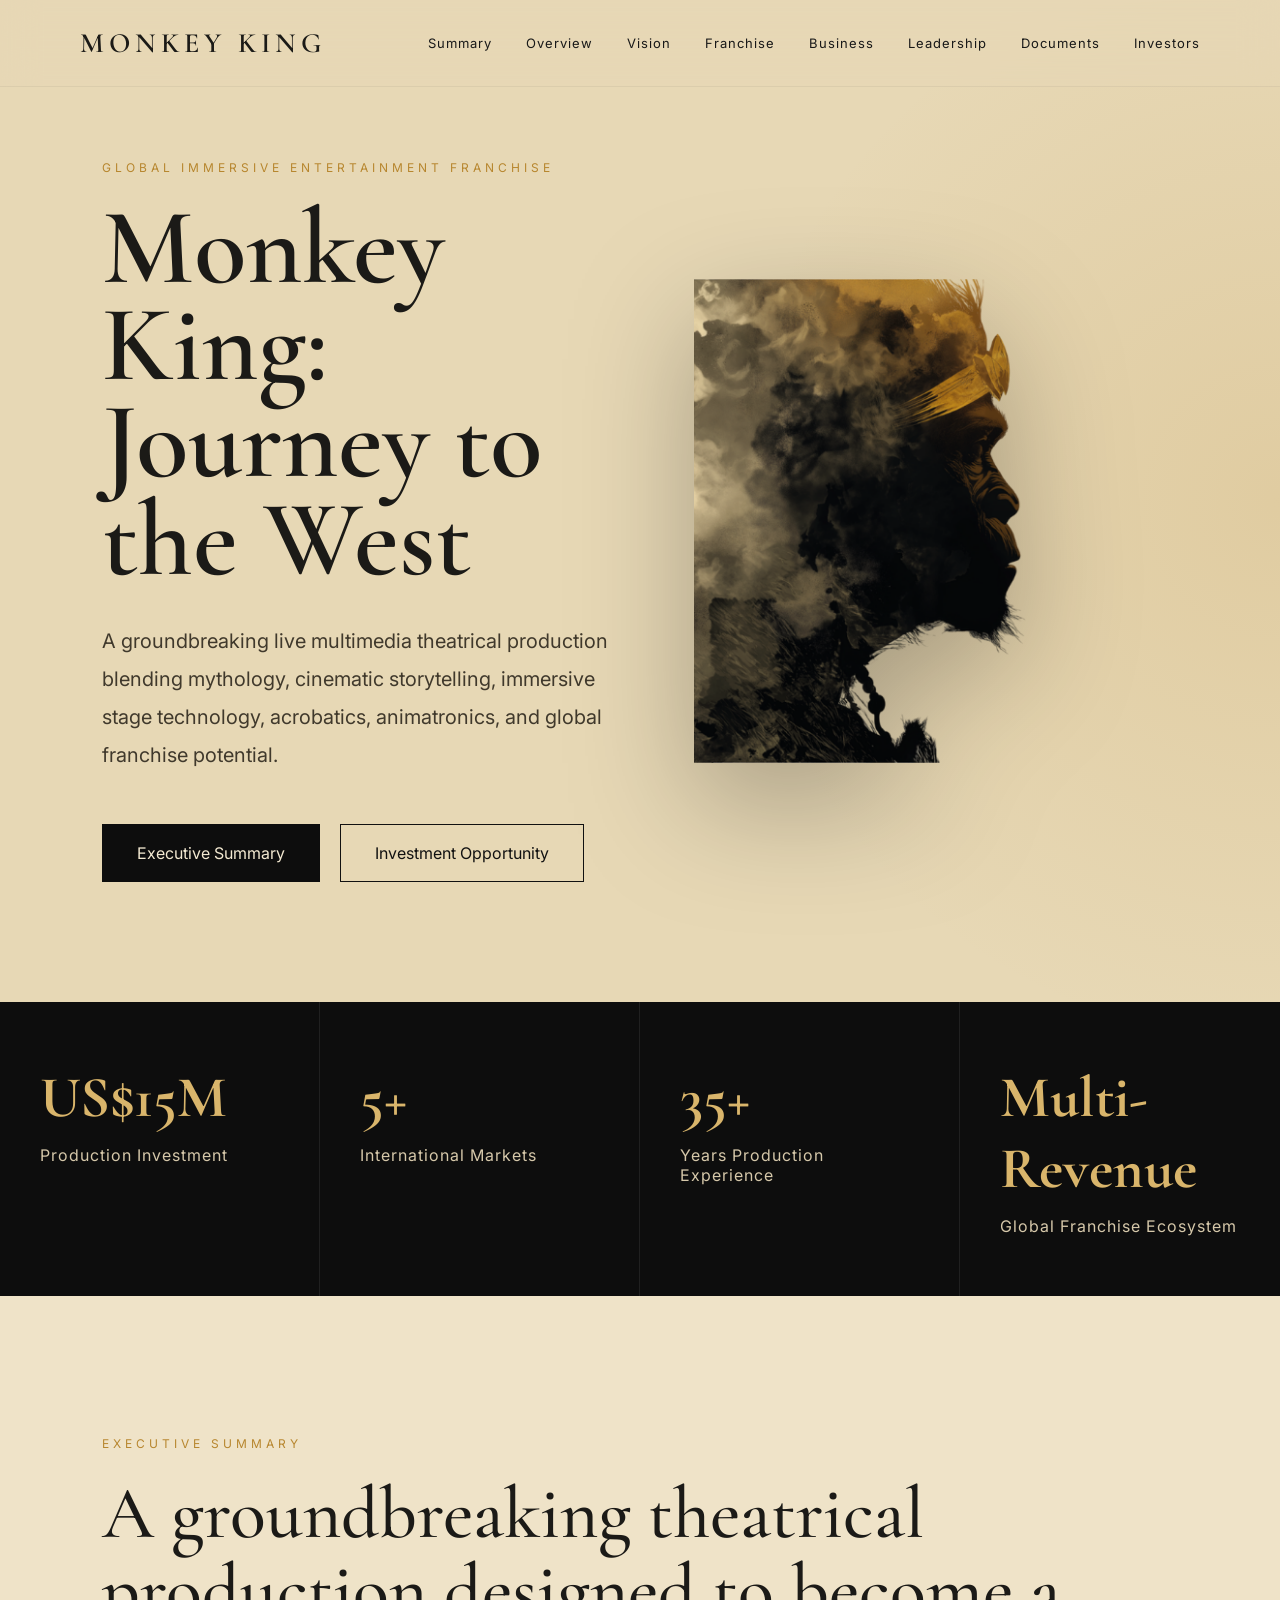
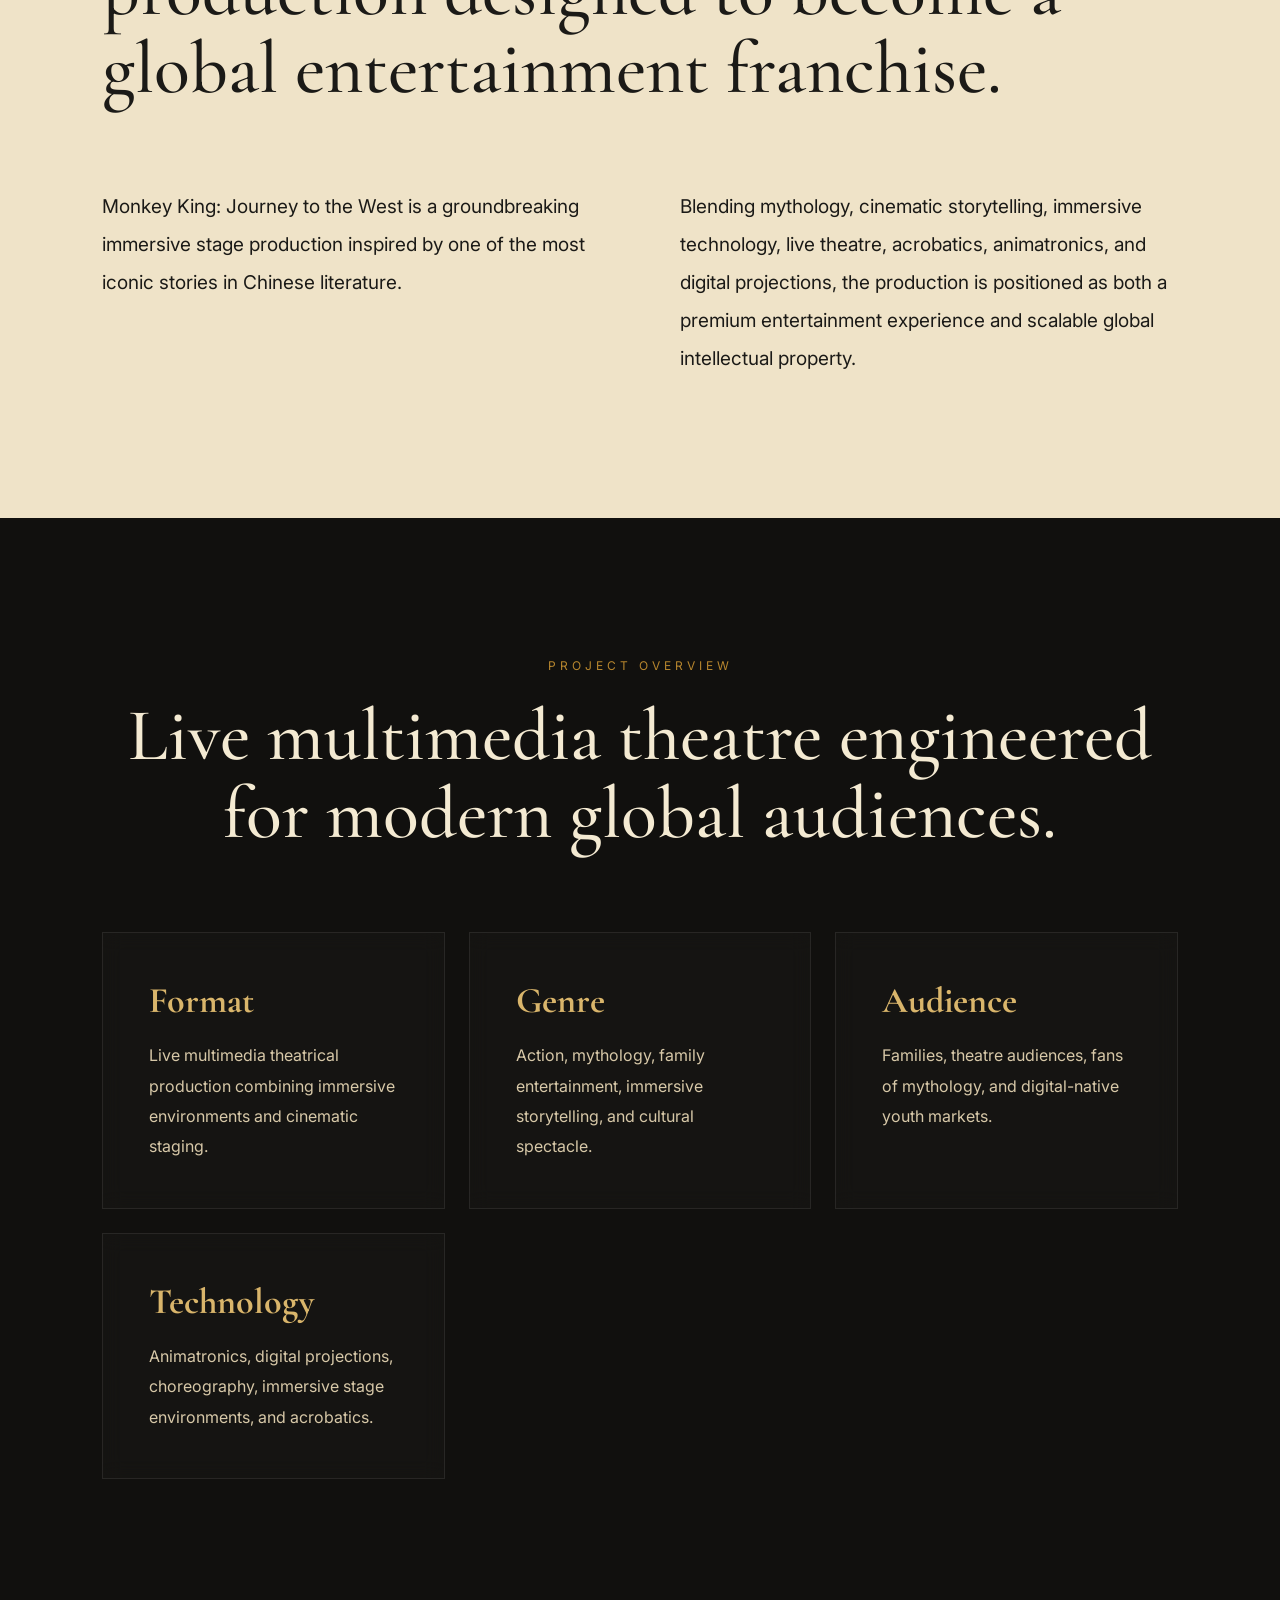
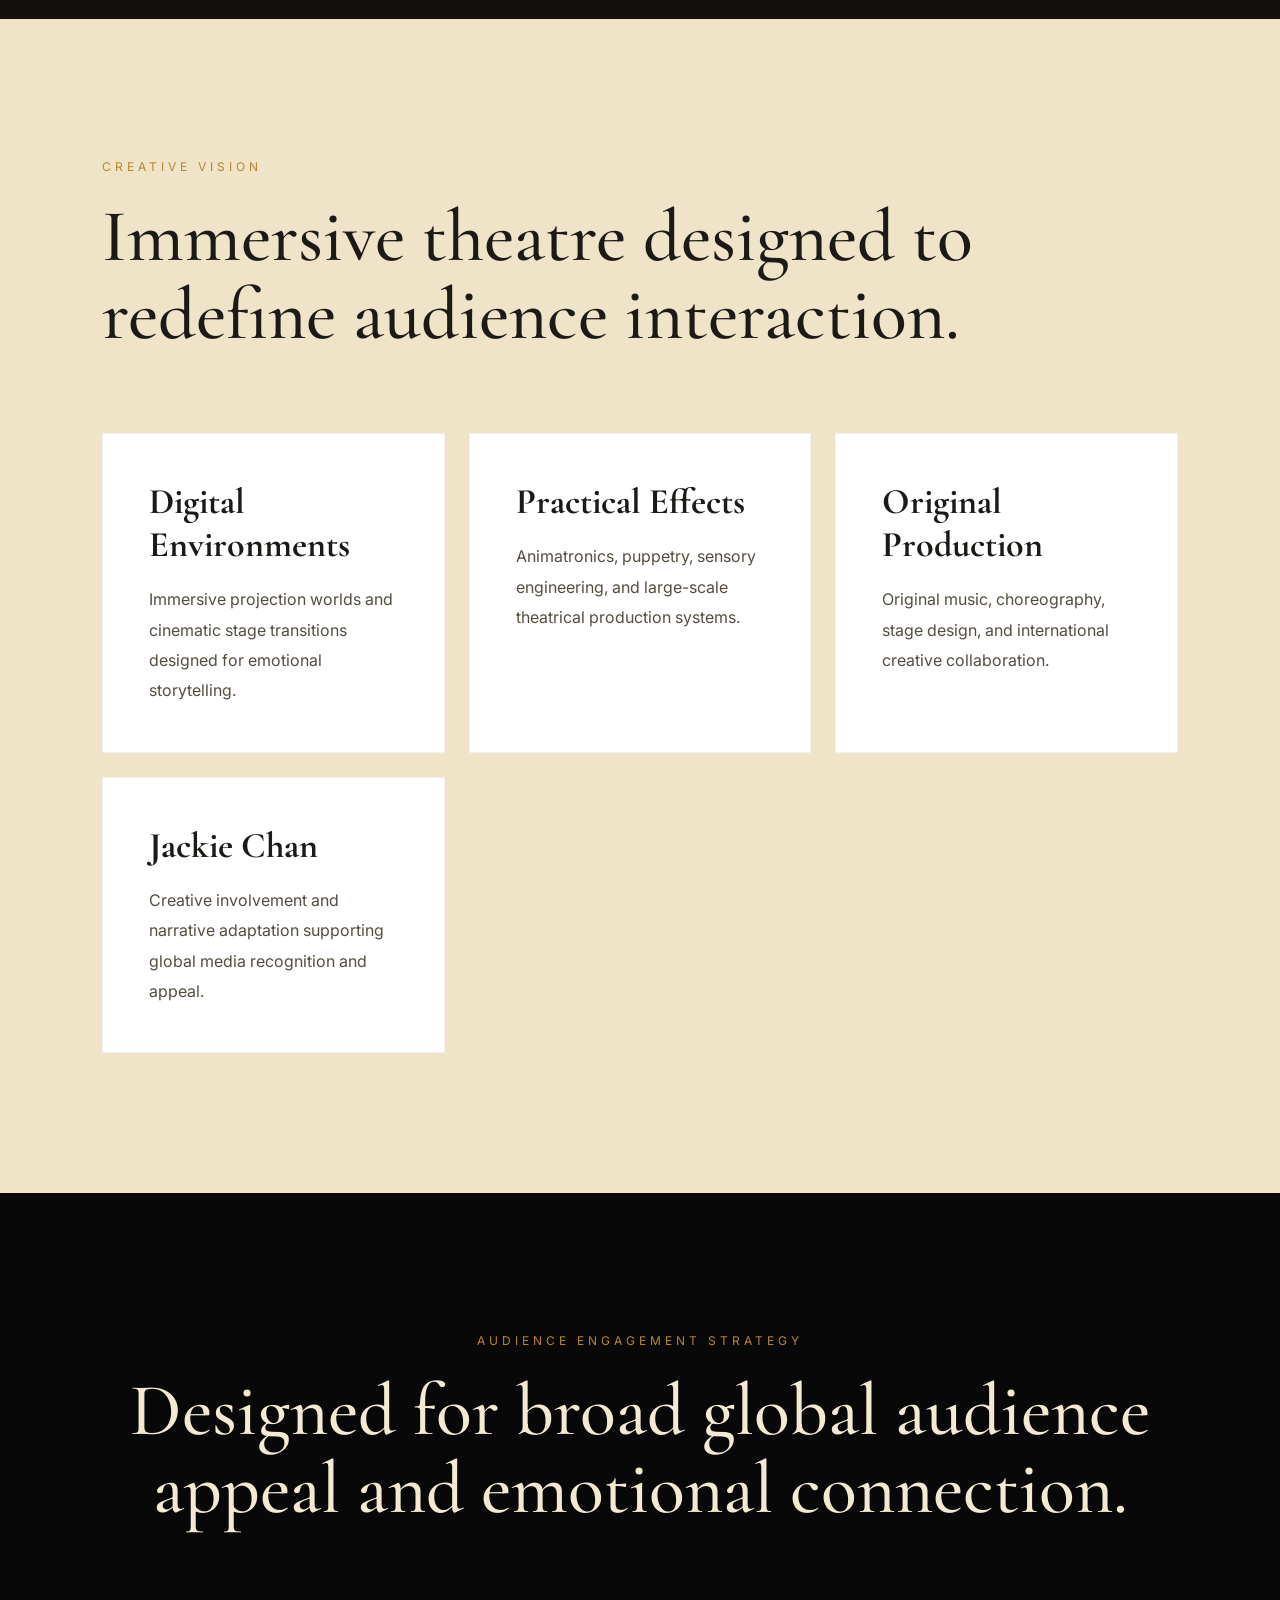
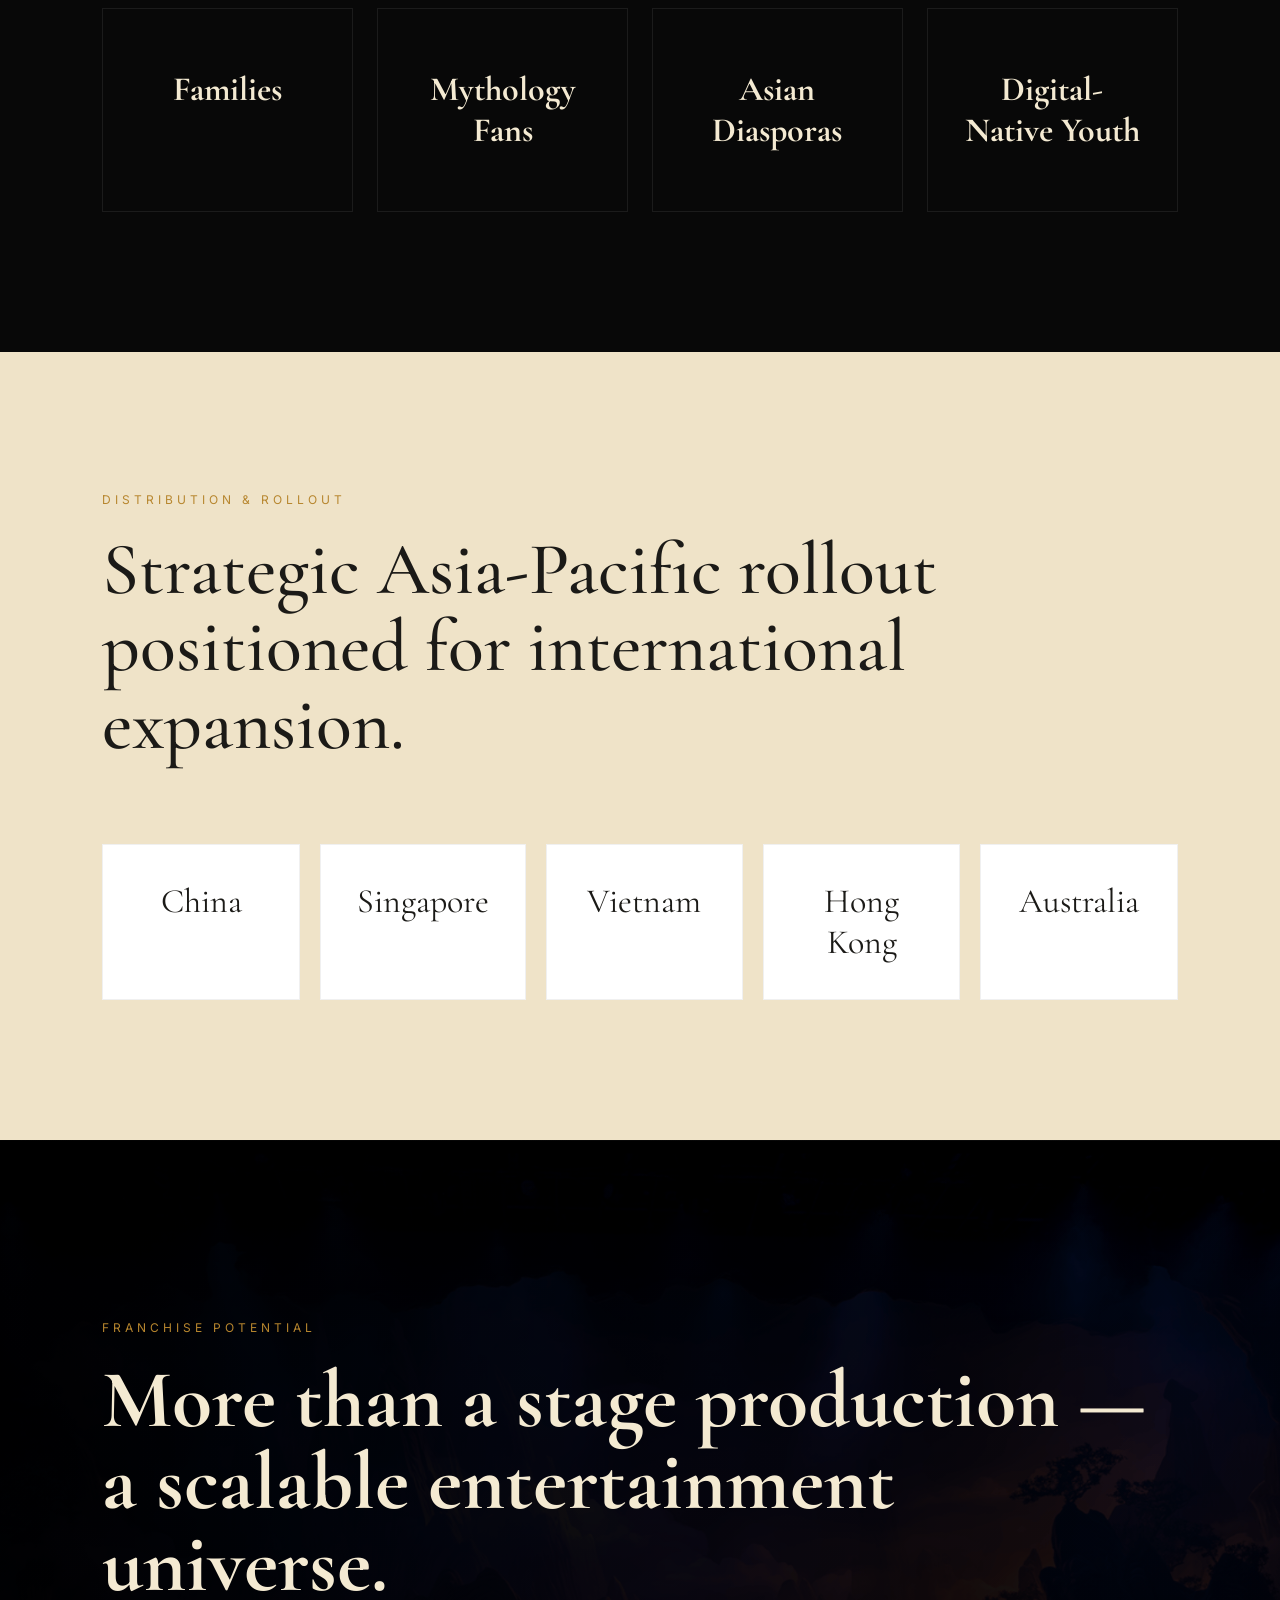
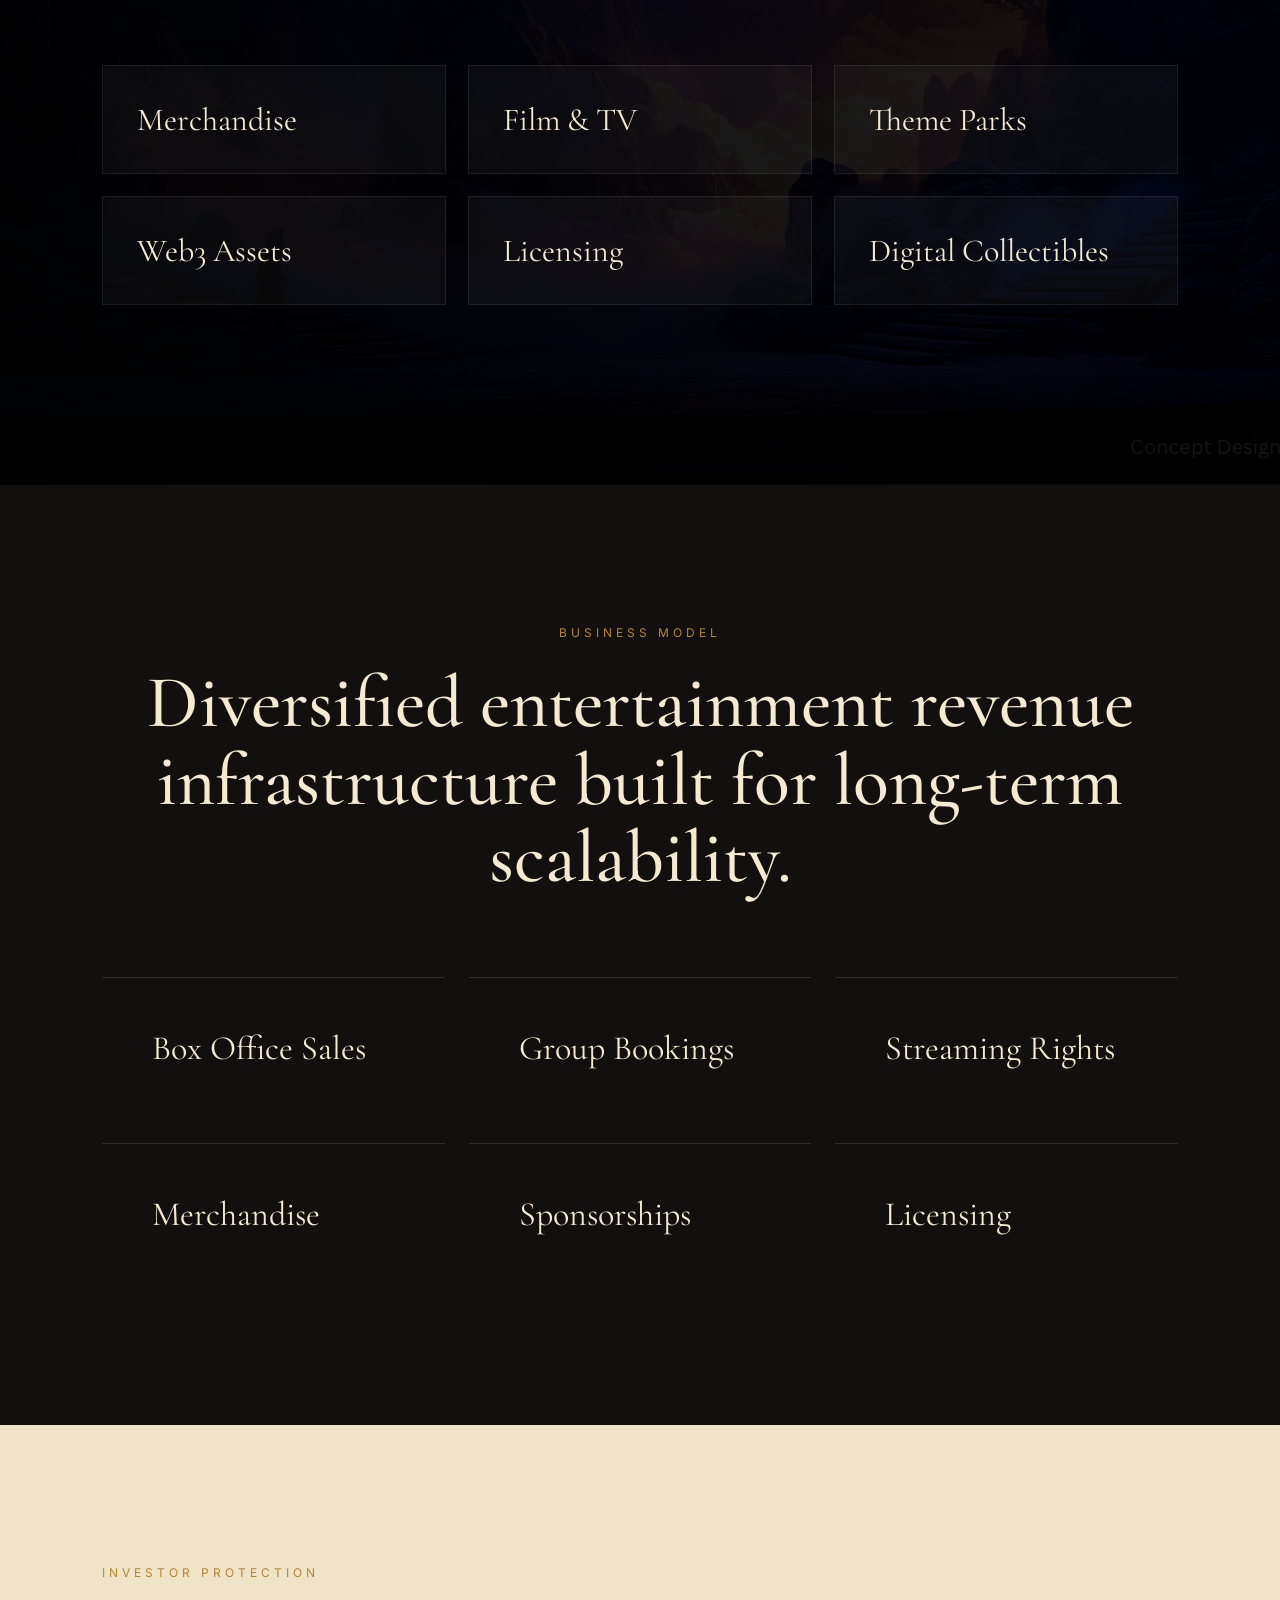
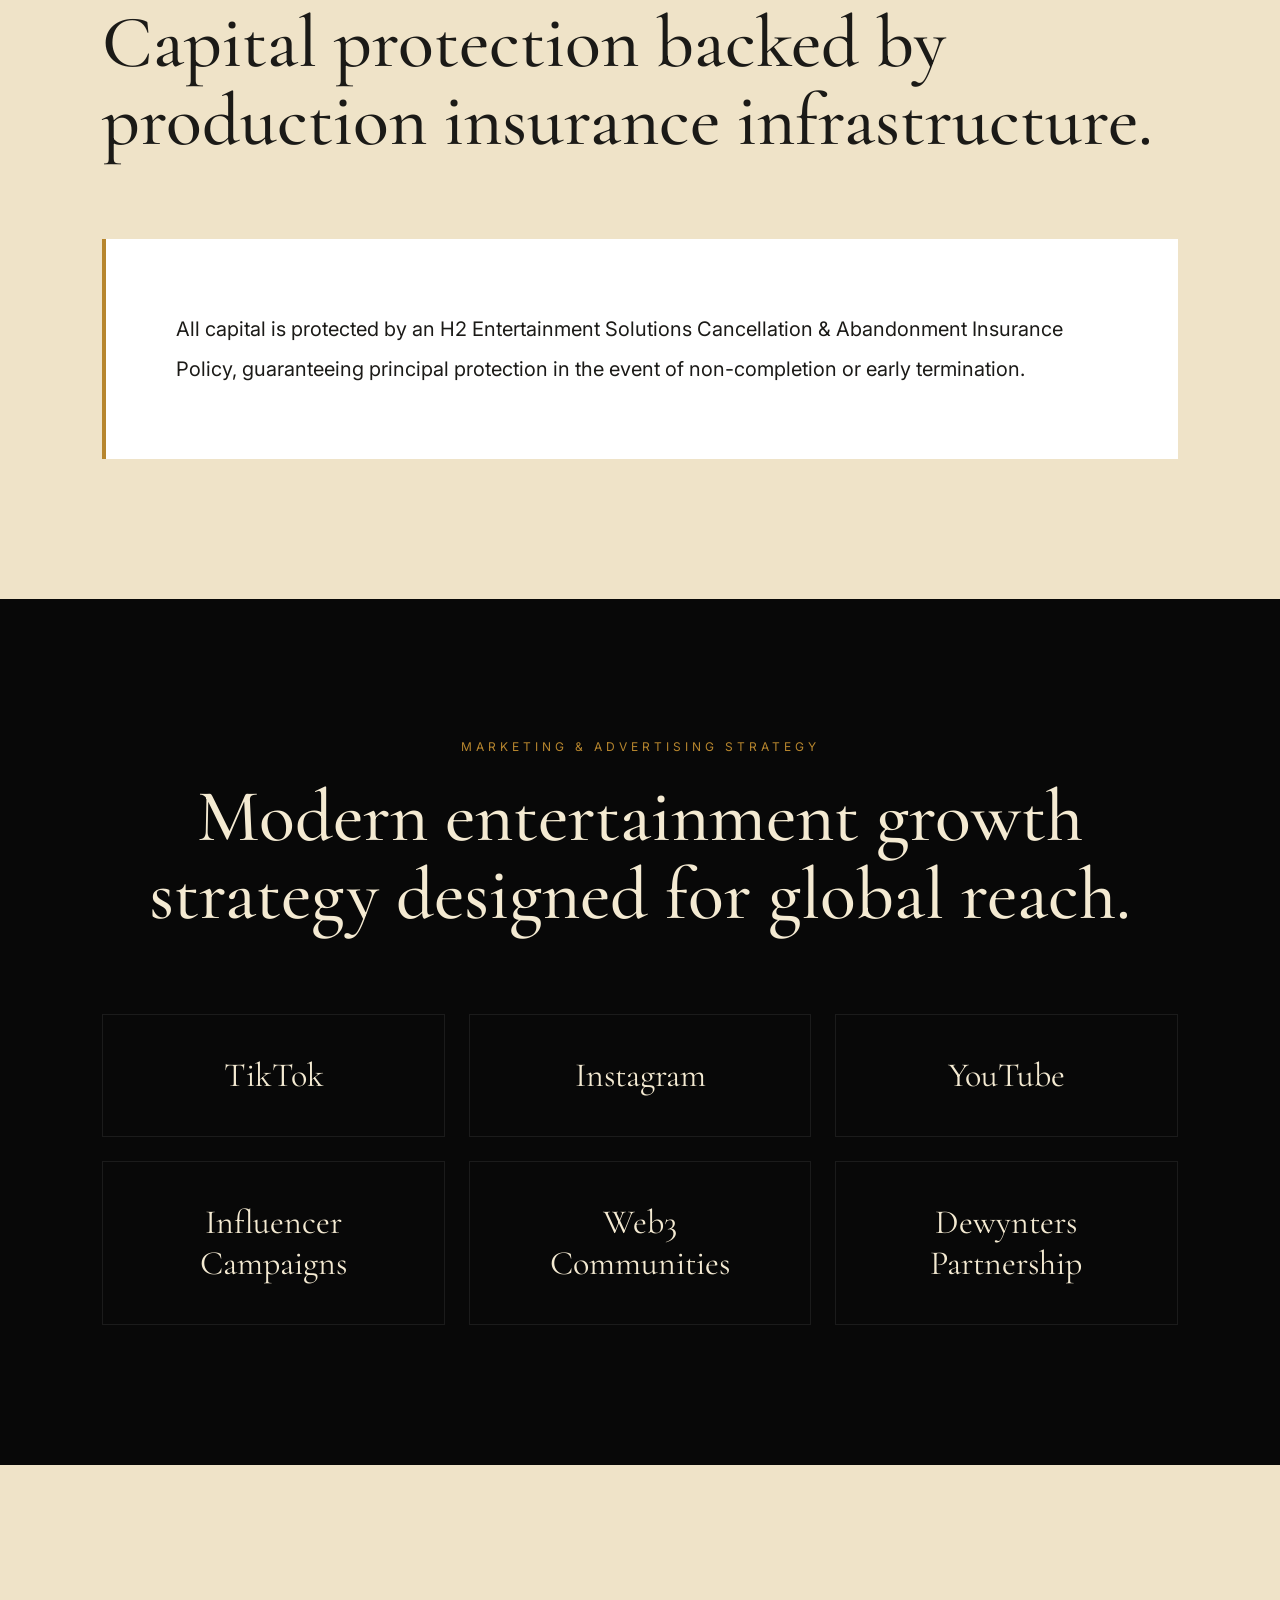
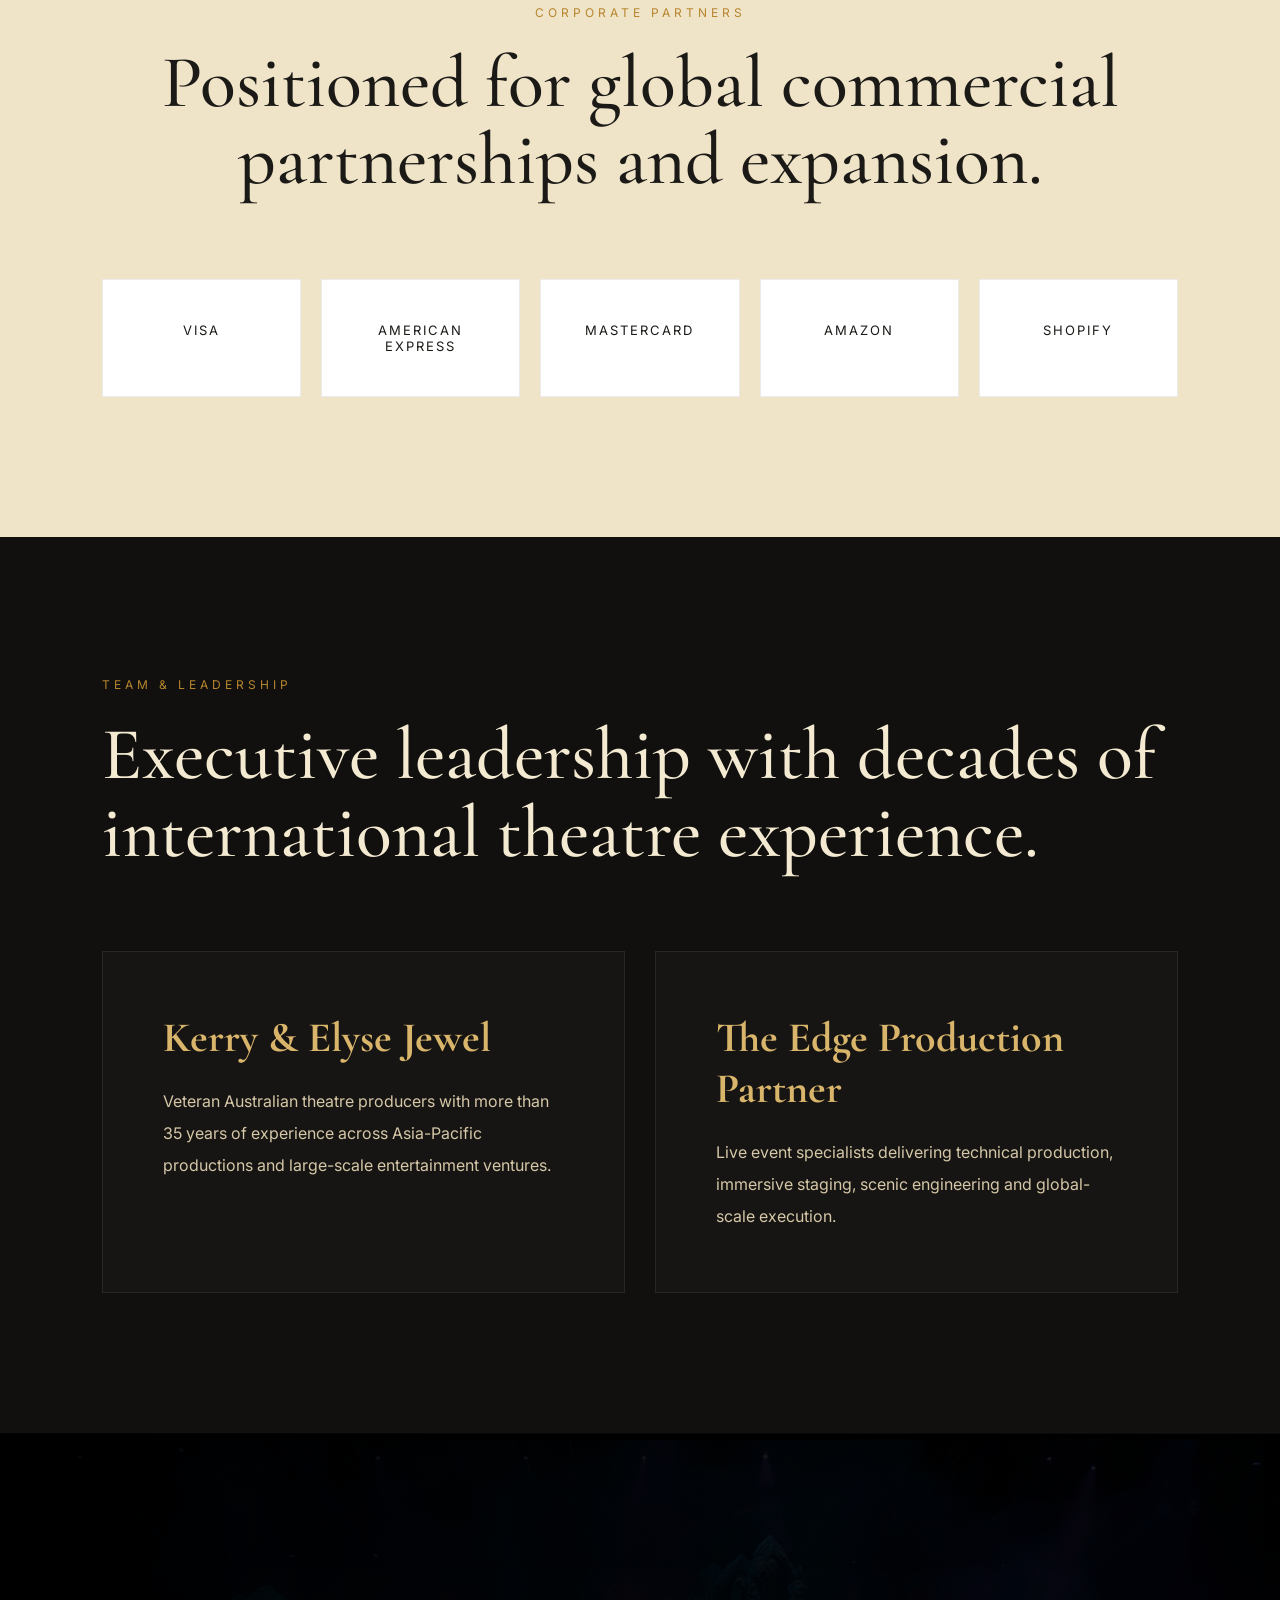
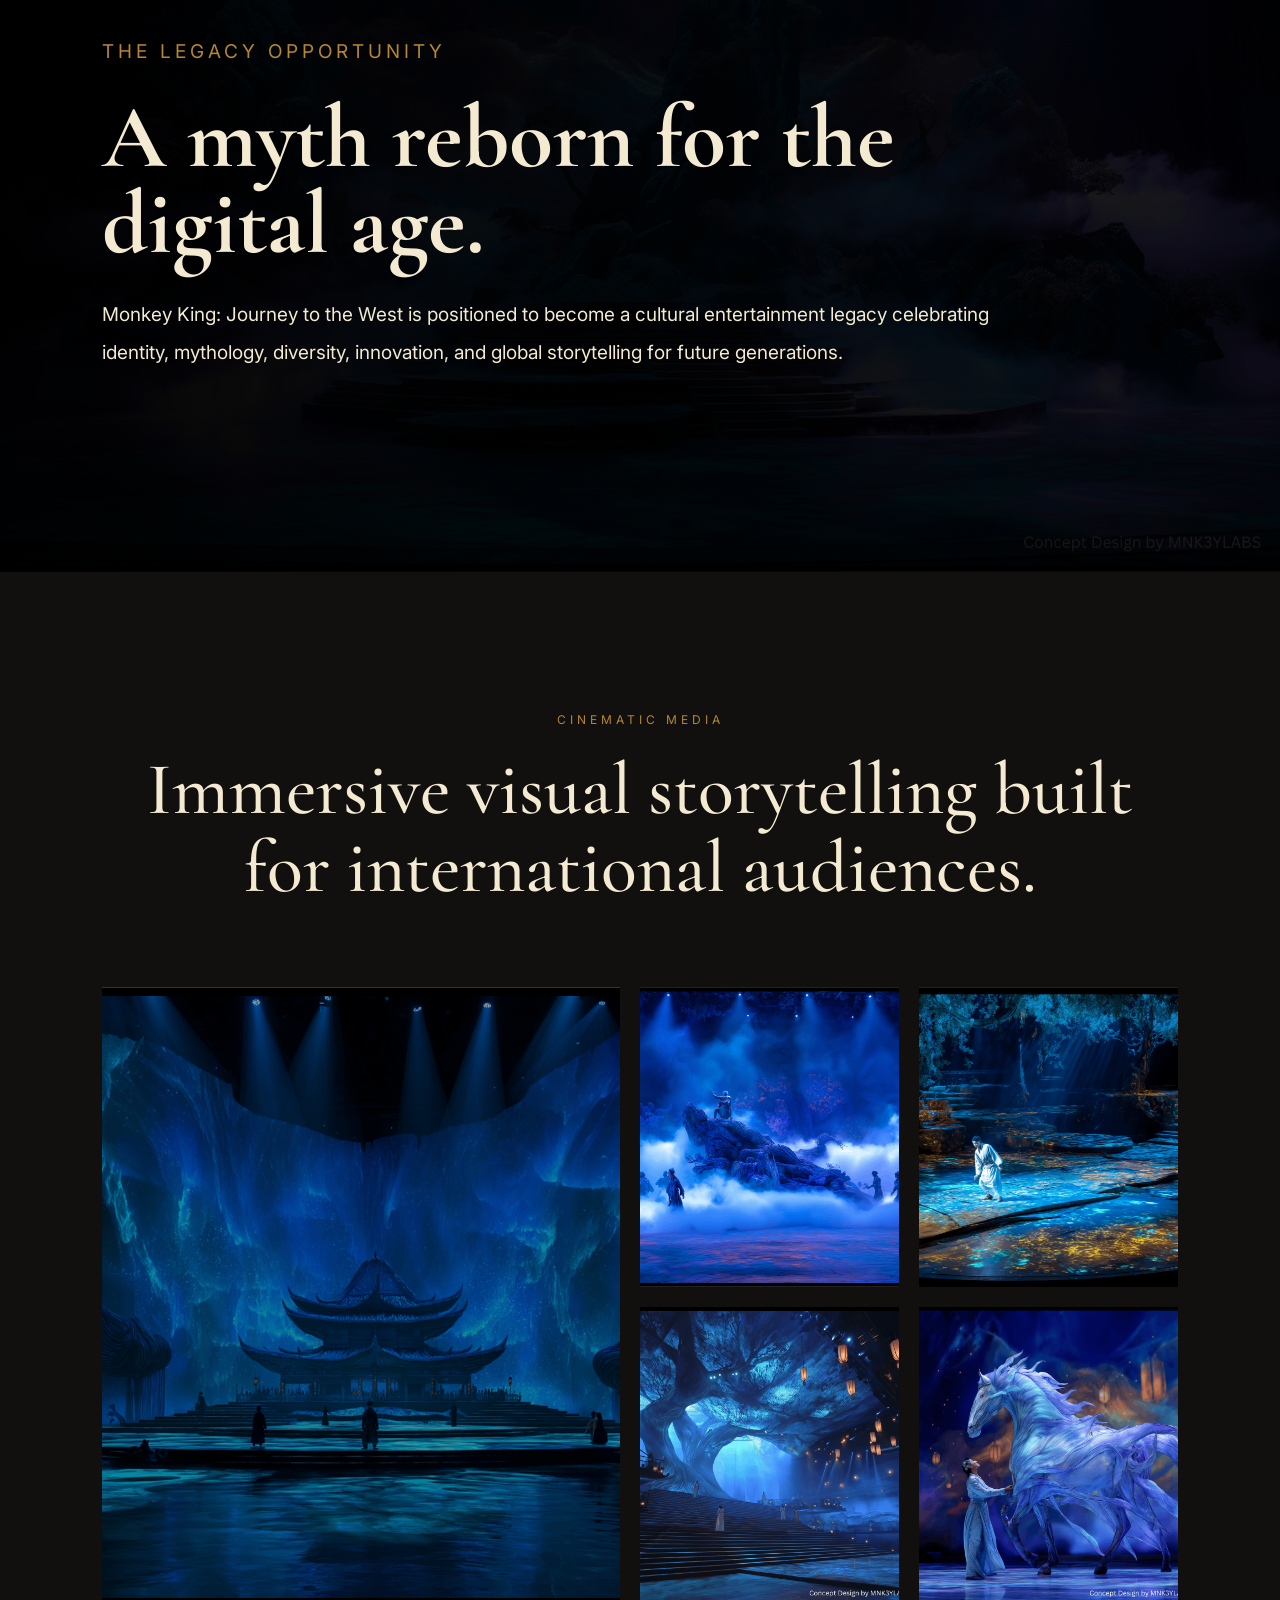
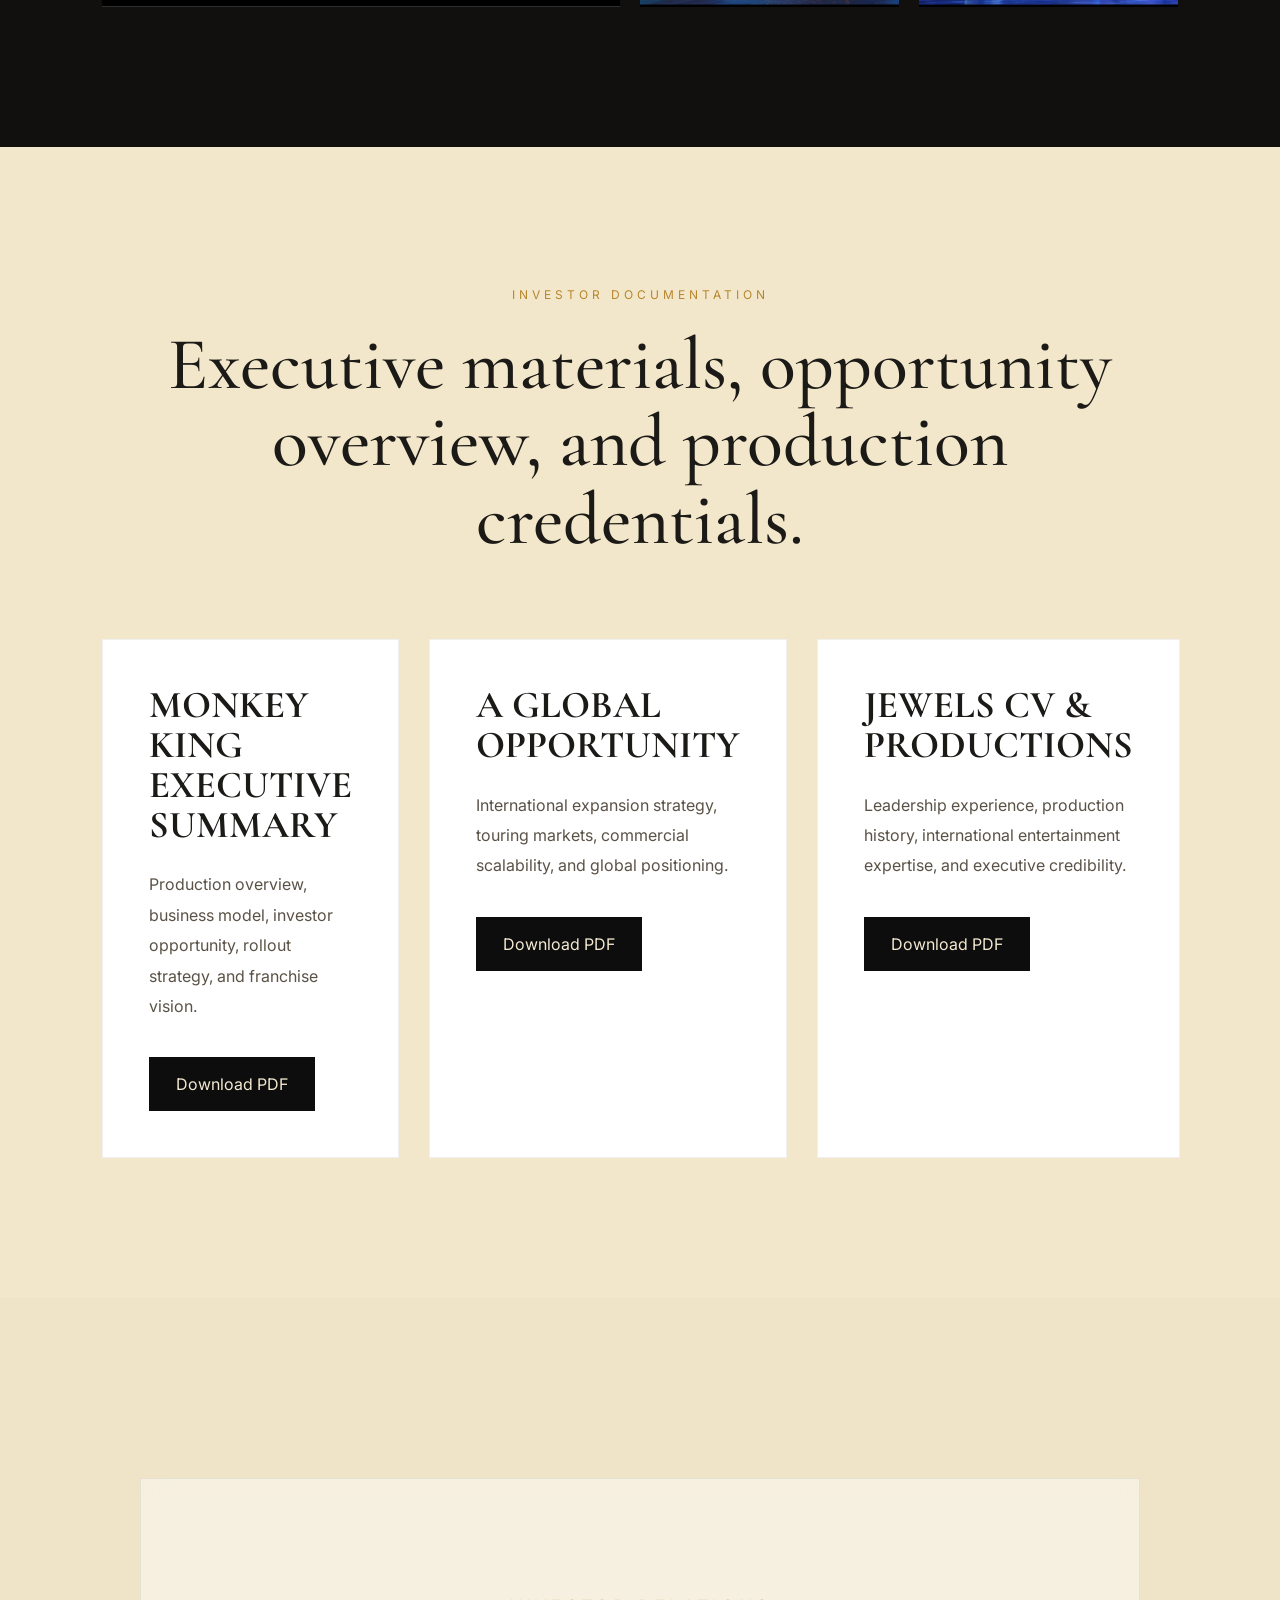
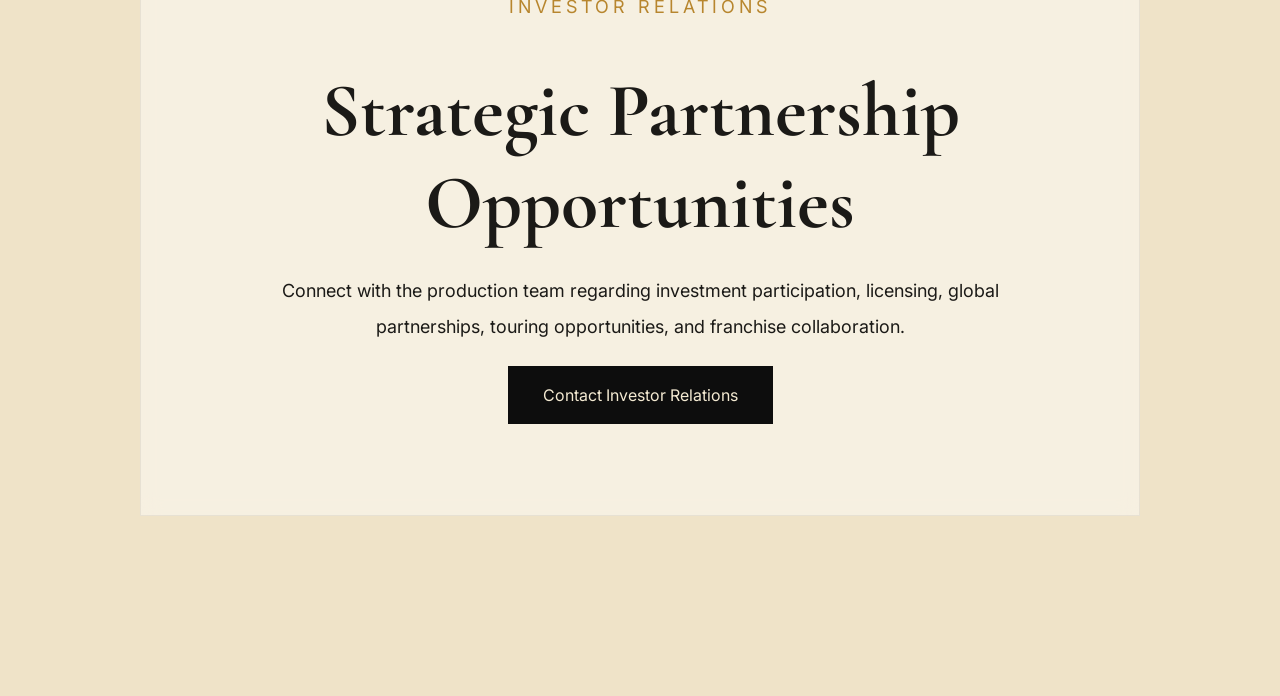
<file: monkeyking.html>
<!DOCTYPE html>
<html lang="en">

<head>

  <meta charset="UTF-8" />
  <meta name="viewport" content="width=device-width, initial-scale=1.0"/>

  <title>Monkey King | Journey to the West</title>

  <!-- FONTS -->

  <link rel="preconnect" href="https://fonts.googleapis.com">
  <link rel="preconnect" href="https://fonts.gstatic.com" crossorigin>

  <link href="https://fonts.googleapis.com/css2?family=Cormorant+Garamond:wght@300;400;500;600;700&family=Inter:wght@300;400;500;600&display=swap" rel="stylesheet">

  <!-- CSS -->

  <link rel="stylesheet" href="style.css">

</head>

<body>

  <!-- CINEMATIC GRAIN -->

  <div class="noise"></div>

  <!-- NAVBAR -->

  <header class="navbar">

    <div class="logo-text">
      MONKEY KING
    </div>

    <nav>

      <a href="#summary">Summary</a>
      <a href="#overview">Overview</a>
      <a href="#vision">Vision</a>
      <a href="#franchise">Franchise</a>
      <a href="#business">Business</a>
      <a href="#team">Leadership</a>
      <a href="#documents">Documents</a>
      <a href="#contact">Investors</a>

    </nav>

  </header>

  <!-- HERO -->

  <section class="hero">

    <div class="hero-left">

      <p class="eyebrow">
        GLOBAL IMMERSIVE ENTERTAINMENT FRANCHISE
      </p>

      <h1>
        Monkey King:<br>
        Journey to the West
      </h1>

      <p class="hero-description">
        A groundbreaking live multimedia theatrical production blending mythology,
        cinematic storytelling, immersive stage technology, acrobatics,
        animatronics, and global franchise potential.
      </p>

      <div class="hero-buttons">

        <a href="#summary" class="btn-primary">
          Executive Summary
        </a>

        <a href="#business" class="btn-secondary">
          Investment Opportunity
        </a>

      </div>

    </div>

    <div class="hero-right">

      <div class="hero-art">
        <img src="assets/page1.png" alt="Monkey King">
      </div>

    </div>

  </section>

  <!-- STATS -->

  <section class="stats-section">

    <div class="stat-box">
      <h3>US$15M</h3>
      <p>Production Investment</p>
    </div>

    <div class="stat-box">
      <h3>5+</h3>
      <p>International Markets</p>
    </div>

    <div class="stat-box">
      <h3>35+</h3>
      <p>Years Production Experience</p>
    </div>

    <div class="stat-box">
      <h3>Multi-Revenue</h3>
      <p>Global Franchise Ecosystem</p>
    </div>

  </section>

  <!-- EXECUTIVE SUMMARY -->

  <section class="section section-light" id="summary">

    <div class="section-header">

      <p class="eyebrow">
        EXECUTIVE SUMMARY
      </p>

      <h2>
        A groundbreaking theatrical production designed to become a global entertainment franchise.
      </h2>

    </div>

    <div class="two-column">

      <div>

        <p>
          Monkey King: Journey to the West is a groundbreaking immersive stage production inspired by one of the most iconic stories in Chinese literature.
        </p>

      </div>

      <div>

        <p>
          Blending mythology, cinematic storytelling, immersive technology, live theatre, acrobatics, animatronics, and digital projections, the production is positioned as both a premium entertainment experience and scalable global intellectual property.
        </p>

      </div>

    </div>

  </section>

  <!-- PROJECT OVERVIEW -->

  <section class="section section-dark" id="overview">

    <div class="section-header center">

      <p class="eyebrow">
        PROJECT OVERVIEW
      </p>

      <h2>
        Live multimedia theatre engineered for modern global audiences.
      </h2>

    </div>

    <div class="overview-grid">

      <div class="overview-card">

        <h3>Format</h3>

        <p>
          Live multimedia theatrical production combining immersive environments and cinematic staging.
        </p>

      </div>

      <div class="overview-card">

        <h3>Genre</h3>

        <p>
          Action, mythology, family entertainment, immersive storytelling, and cultural spectacle.
        </p>

      </div>

      <div class="overview-card">

        <h3>Audience</h3>

        <p>
          Families, theatre audiences, fans of mythology, and digital-native youth markets.
        </p>

      </div>

      <div class="overview-card">

        <h3>Technology</h3>

        <p>
          Animatronics, digital projections, choreography, immersive stage environments, and acrobatics.
        </p>

      </div>

    </div>

  </section>

  <!-- CREATIVE VISION -->

  <section class="section section-light" id="vision">

    <div class="section-header">

      <p class="eyebrow">
        CREATIVE VISION
      </p>

      <h2>
        Immersive theatre designed to redefine audience interaction.
      </h2>

    </div>

    <div class="vision-grid">

      <div class="vision-card">

        <h3>Digital Environments</h3>

        <p>
          Immersive projection worlds and cinematic stage transitions designed for emotional storytelling.
        </p>

      </div>

      <div class="vision-card">

        <h3>Practical Effects</h3>

        <p>
          Animatronics, puppetry, sensory engineering, and large-scale theatrical production systems.
        </p>

      </div>

      <div class="vision-card">

        <h3>Original Production</h3>

        <p>
          Original music, choreography, stage design, and international creative collaboration.
        </p>

      </div>

      <div class="vision-card">

        <h3>Jackie Chan</h3>

        <p>
          Creative involvement and narrative adaptation supporting global media recognition and appeal.
        </p>

      </div>

    </div>

  </section>

  <!-- AUDIENCE -->

  <section class="section section-black">

    <div class="section-header center">

      <p class="eyebrow">
        AUDIENCE ENGAGEMENT STRATEGY
      </p>

      <h2>
        Designed for broad global audience appeal and emotional connection.
      </h2>

    </div>

    <div class="audience-grid">

      <div class="audience-card">
        <h3>Families</h3>
      </div>

      <div class="audience-card">
        <h3>Mythology Fans</h3>
      </div>

      <div class="audience-card">
        <h3>Asian Diasporas</h3>
      </div>

      <div class="audience-card">
        <h3>Digital-Native Youth</h3>
      </div>

    </div>

  </section>

  <!-- DISTRIBUTION -->

  <section class="section section-light">

    <div class="section-header">

      <p class="eyebrow">
        DISTRIBUTION & ROLLOUT
      </p>

      <h2>
        Strategic Asia-Pacific rollout positioned for international expansion.
      </h2>

    </div>

    <div class="timeline">

      <div class="timeline-item">China</div>
      <div class="timeline-item">Singapore</div>
      <div class="timeline-item">Vietnam</div>
      <div class="timeline-item">Hong Kong</div>
      <div class="timeline-item">Australia</div>

    </div>

  </section>

  <!-- FRANCHISE -->

  <section class="section franchise-section" id="franchise">

    <div class="franchise-overlay"></div>

    <div class="franchise-content">

      <p class="eyebrow">
        FRANCHISE POTENTIAL
      </p>

      <h2>
        More than a stage production — a scalable entertainment universe.
      </h2>

      <div class="franchise-grid">

        <div>Merchandise</div>
        <div>Film & TV</div>
        <div>Theme Parks</div>
        <div>Web3 Assets</div>
        <div>Licensing</div>
        <div>Digital Collectibles</div>

      </div>

    </div>

  </section>

  <!-- BUSINESS -->

  <section class="section section-dark" id="business">

    <div class="section-header center">

      <p class="eyebrow">
        BUSINESS MODEL
      </p>

      <h2>
        Diversified entertainment revenue infrastructure built for long-term scalability.
      </h2>

    </div>

    <div class="business-grid">

      <div class="business-card">
        Box Office Sales
      </div>

      <div class="business-card">
        Group Bookings
      </div>

      <div class="business-card">
        Streaming Rights
      </div>

      <div class="business-card">
        Merchandise
      </div>

      <div class="business-card">
        Sponsorships
      </div>

      <div class="business-card">
        Licensing
      </div>

    </div>

  </section>

  <!-- INVESTOR PROTECTION -->

  <section class="section section-light">

    <div class="section-header">

      <p class="eyebrow">
        INVESTOR PROTECTION
      </p>

      <h2>
        Capital protection backed by production insurance infrastructure.
      </h2>

    </div>

    <div class="protection-box">

      All capital is protected by an H2 Entertainment Solutions Cancellation & Abandonment Insurance Policy, guaranteeing principal protection in the event of non-completion or early termination.

    </div>

  </section>

  <!-- MARKETING -->

  <section class="section section-black">

    <div class="section-header center">

      <p class="eyebrow">
        MARKETING & ADVERTISING STRATEGY
      </p>

      <h2>
        Modern entertainment growth strategy designed for global reach.
      </h2>

    </div>

    <div class="marketing-grid">

      <div>TikTok</div>
      <div>Instagram</div>
      <div>YouTube</div>
      <div>Influencer Campaigns</div>
      <div>Web3 Communities</div>
      <div>Dewynters Partnership</div>

    </div>

  </section>

  <!-- CORPORATE PARTNERS -->

  <section class="section section-light">

    <div class="section-header center">

      <p class="eyebrow">
        CORPORATE PARTNERS
      </p>

      <h2>
        Positioned for global commercial partnerships and expansion.
      </h2>

    </div>

    <div class="partner-wall">

      <div>VISA</div>
      <div>AMERICAN EXPRESS</div>
      <div>MASTERCARD</div>
      <div>AMAZON</div>
      <div>SHOPIFY</div>

    </div>

  </section>

  <!-- TEAM -->

  <section class="section section-dark" id="team">

    <div class="section-header">

      <p class="eyebrow">
        TEAM & LEADERSHIP
      </p>

      <h2>
        Executive leadership with decades of international theatre experience.
      </h2>

    </div>

    <div class="team-layout">

      <div class="team-card">

        <h3>Kerry & Elyse Jewel</h3>

        <p>
          Veteran Australian theatre producers with more than 35 years of experience across Asia-Pacific productions and large-scale entertainment ventures.
        </p>

      </div>

      <div class="team-card">

        <h3>The Edge Production Partner</h3>

        <p>
          Live event specialists delivering technical production, immersive staging, scenic engineering and global-scale execution.
        </p>

      </div>

    </div>

  </section>

  <!-- LEGACY -->

  <section class="legacy-section">

    <div class="legacy-overlay"></div>

    <div class="legacy-content">

      <p class="eyebrow">
        THE LEGACY OPPORTUNITY
      </p>

      <h2>
        A myth reborn for the digital age.
      </h2>

      <p>
        Monkey King: Journey to the West is positioned to become a cultural entertainment legacy celebrating identity, mythology, diversity, innovation, and global storytelling for future generations.
      </p>

    </div>

  </section>

  <!-- GALLERY -->

  <section class="section section-dark">

    <div class="section-header center">

      <p class="eyebrow">
        CINEMATIC MEDIA
      </p>

      <h2>
        Immersive visual storytelling built for international audiences.
      </h2>

    </div>

    <div class="gallery-grid">

      <div class="gallery-large"></div>

      <div class="gallery-item gallery-1"></div>
      <div class="gallery-item gallery-2"></div>
      <div class="gallery-item gallery-3"></div>
      <div class="gallery-item gallery-4"></div>

    </div>

  </section>

  <!-- PDF SECTION -->

  <section class="section section-light pdf-section" id="documents">

    <div class="section-header center">

      <p class="eyebrow">
        INVESTOR DOCUMENTATION
      </p>

      <h2>
        Executive materials, opportunity overview, and production credentials.
      </h2>

    </div>

    <div class="pdf-grid">

      <!-- PDF 1 -->

      <div class="pdf-card">

        <div class="pdf-content">

          <h3>
            MONKEY KING EXECUTIVE SUMMARY
          </h3>

          <p>
            Production overview, business model, investor opportunity, rollout strategy, and franchise vision.
          </p>

          <a href="pdfs/MONKEY_KING_EXECUTIVE_SUMMARY.pdf"
             download
             class="download-btn">

            Download PDF

          </a>

        </div>

      </div>

      <!-- PDF 2 -->

      <div class="pdf-card">

        <div class="pdf-content">

          <h3>
            A GLOBAL OPPORTUNITY
          </h3>

          <p>
            International expansion strategy, touring markets, commercial scalability, and global positioning.
          </p>

          <a href="pdfs/A_GLOBAL_OPPORTUNITY.pdf"
             download
             class="download-btn">

            Download PDF

          </a>

        </div>

      </div>

      <!-- PDF 3 -->

      <div class="pdf-card">

        <div class="pdf-content">

          <h3>
            JEWELS CV & PRODUCTIONS
          </h3>

          <p>
            Leadership experience, production history, international entertainment expertise, and executive credibility.
          </p>

          <a href="pdfs/JEWELS_CV_AND_PRODUCTIONS.pdf"
             download
             class="download-btn">

            Download PDF

          </a>

        </div>

      </div>

    </div>

  </section>

  <!-- CONTACT -->

  <section class="contact-section" id="contact">

    <div class="contact-box">

      <p class="eyebrow">
        INVESTOR RELATIONS
      </p>

      <h2>
        Strategic Partnership Opportunities
      </h2>

      <p>
        Connect with the production team regarding investment participation, licensing, global partnerships, touring opportunities, and franchise collaboration.
      </p>

      <a href="#" class="btn-primary">
        Contact Investor Relations
      </a>

    </div>

  </section>

  <!-- JS -->

  <script src="script.js"></script>

</body>
</html>
</file>
<file: style.css>
/* =========================
   RESET
========================= */

*{
  margin:0;
  padding:0;
  box-sizing:border-box;
}

:root{

  --bg:#e7d8b5;
  --light:#efe3c8;
  --dark:#0b0b0b;

  --gold:#b7862e;
  --gold-light:#d9b56b;

  --text:#1b1a17;
  --cream:#f4ead2;
}

html{
  scroll-behavior:smooth;
}

body{

  background:var(--bg);
  color:var(--text);

  font-family:'Inter',sans-serif;

  overflow-x:hidden;
}

/* =========================
   GLOBAL
========================= */

img{
  display:block;
  max-width:100%;
}

a{
  text-decoration:none;
}

.section{
  padding:140px 8%;
  position:relative;
}

.section-light{
  background:var(--light);
}

.section-dark{
  background:#11100e;
  color:var(--cream);
}

.section-black{
  background:#080808;
  color:var(--cream);
}

/* =========================
   CINEMATIC NOISE
========================= */

.noise{

  position:fixed;
  inset:0;

  pointer-events:none;

  opacity:0.025;

  background-image:
    url("https://www.transparenttextures.com/patterns/asfalt-dark.png");

  z-index:9999;
}

/* =========================
   NAVBAR
========================= */

.navbar{

  position:fixed;
  top:0;
  left:0;

  width:100%;

  z-index:1000;

  display:flex;
  justify-content:space-between;
  align-items:center;

  padding:26px 80px;

  background:rgba(231,216,181,0.45);

  backdrop-filter:blur(18px);

  border-bottom:
    1px solid rgba(0,0,0,0.06);

  transition:0.4s;
}

.logo-text{

  font-family:'Cormorant Garamond',serif;

  font-size:28px;
  font-weight:600;

  letter-spacing:5px;
}

nav{

  display:flex;
  gap:34px;
}

nav a{

  color:#181818;

  font-size:13px;

  letter-spacing:1px;

  position:relative;
}

nav a::after{

  content:"";

  position:absolute;
  left:0;
  bottom:-8px;

  width:0%;
  height:1px;

  background:var(--gold);

  transition:0.4s;
}

nav a:hover::after{
  width:100%;
}

/* =========================
   HERO
========================= */

.hero{

  min-height:100vh;

  display:grid;
  grid-template-columns:1.1fr 1fr;

  align-items:center;

  gap:60px;

  padding:160px 8% 120px;

  position:relative;
}

.hero::before{

  content:"";

  position:absolute;
  inset:0;

  background:
    radial-gradient(circle at right,
    rgba(183,134,46,0.15),
    transparent 40%);
}

.hero-left{
  position:relative;
  z-index:2;
}

.eyebrow{

  color:var(--gold);

  letter-spacing:4px;

  font-size:12px;

  margin-bottom:24px;
}

.hero h1{

  font-family:'Cormorant Garamond',serif;

  font-size:108px;
  line-height:0.9;

  font-weight:600;

  margin-bottom:34px;
}

.hero-description{

  max-width:650px;

  font-size:20px;
  line-height:1.9;

  color:#40392c;
}

.hero-buttons{

  display:flex;
  gap:20px;

  margin-top:50px;

  flex-wrap:wrap;
}

.btn-primary{

  background:#0d0d0d;
  color:var(--cream);

  padding:18px 34px;

  border:
    1px solid #0d0d0d;

  transition:0.4s;
}

.btn-primary:hover{

  transform:translateY(-3px);

  background:var(--gold);
  border-color:var(--gold);
}

.btn-secondary{

  border:
    1px solid #111;

  color:#111;

  padding:18px 34px;

  transition:0.4s;
}

.btn-secondary:hover{

  background:#111;
  color:var(--cream);
}

.hero-right{

  display:flex;
  justify-content:center;

  position:relative;
  z-index:2;
}

.hero-art img{

  width:620px;

  filter:
    contrast(1.04)
    saturate(0.92)
    brightness(0.95)
    drop-shadow(0 40px 60px rgba(0,0,0,0.28));

  animation:float 8s ease-in-out infinite;
}

@keyframes float{

  0%{
    transform:translateY(0px);
  }

  50%{
    transform:translateY(-18px);
  }

  100%{
    transform:translateY(0px);
  }
}

/* =========================
   STATS
========================= */

.stats-section{

  display:grid;
  grid-template-columns:repeat(4,1fr);

  background:#0d0d0d;
  color:var(--cream);
}

.stat-box{

  padding:60px 40px;

  border-right:
    1px solid rgba(255,255,255,0.08);
}

.stat-box:last-child{
  border-right:none;
}

.stat-box h3{

  font-family:'Cormorant Garamond',serif;

  font-size:58px;

  color:var(--gold-light);

  margin-bottom:12px;
}

.stat-box p{

  letter-spacing:1px;

  color:#d6c8aa;
}

/* =========================
   SECTION HEADERS
========================= */

.section-header{

  max-width:1100px;

  margin-bottom:80px;
}

.section-header.center{

  text-align:center;

  margin-inline:auto;
}

.section-header h2{

  font-family:'Cormorant Garamond',serif;

  font-size:74px;
  line-height:1.05;

  font-weight:500;
}

/* =========================
   TWO COLUMN
========================= */

.two-column{

  display:grid;
  grid-template-columns:1fr 1fr;

  gap:80px;
}

.two-column p{

  font-size:19px;
  line-height:2;
}

/* =========================
   OVERVIEW
========================= */

.overview-grid{

  display:grid;
  grid-template-columns:repeat(auto-fit,minmax(260px,1fr));

  gap:24px;
}

.overview-card{

  padding:46px;

  border:
    1px solid rgba(255,255,255,0.08);

  background:
    rgba(255,255,255,0.02);

  backdrop-filter:blur(10px);
}

.overview-card h3{

  font-family:'Cormorant Garamond',serif;

  font-size:36px;

  margin-bottom:18px;

  color:var(--gold-light);
}

.overview-card p{

  line-height:1.9;

  color:#d7c8a8;
}

/* =========================
   VISION
========================= */

.vision-grid{

  display:grid;
  grid-template-columns:repeat(auto-fit,minmax(260px,1fr));

  gap:24px;
}

.vision-card{

  padding:46px;

  background:white;

  border:
    1px solid rgba(0,0,0,0.06);

  transition:0.4s;
}

.vision-card:hover{
  transform:translateY(-6px);
}

.vision-card h3{

  font-family:'Cormorant Garamond',serif;

  font-size:36px;

  margin-bottom:18px;
}

.vision-card p{

  line-height:1.9;

  color:#544d40;
}

/* =========================
   AUDIENCE
========================= */

.audience-grid{

  display:grid;
  grid-template-columns:repeat(4,1fr);

  gap:24px;
}

.audience-card{

  padding:60px 30px;

  border:
    1px solid rgba(255,255,255,0.08);

  text-align:center;
}

.audience-card h3{

  font-family:'Cormorant Garamond',serif;

  font-size:34px;
}

/* =========================
   TIMELINE
========================= */

.timeline{

  display:grid;
  grid-template-columns:repeat(5,1fr);

  gap:20px;
}

.timeline-item{

  padding:36px;

  background:#fff;

  border:
    1px solid rgba(0,0,0,0.06);

  font-family:'Cormorant Garamond',serif;

  font-size:34px;

  text-align:center;
}

/* =========================
   FRANCHISE
========================= */

.franchise-section{

  position:relative;

  padding:180px 8%;

  background:
    linear-gradient(rgba(0,0,0,0.78),rgba(0,0,0,0.85)),
    url('assets/page2.png') center/cover no-repeat;

  color:var(--cream);
}

.franchise-overlay{

  position:absolute;
  inset:0;

  background:
    linear-gradient(to right,
    rgba(0,0,0,0.88),
    rgba(0,0,0,0.45));
}

.franchise-content{

  position:relative;
  z-index:2;

  max-width:1100px;
}

.franchise-content h2{

  font-family:'Cormorant Garamond',serif;

  font-size:82px;
  line-height:1;

  margin-bottom:60px;
}

.franchise-grid{

  display:grid;
  grid-template-columns:repeat(3,1fr);

  gap:22px;
}

.franchise-grid div{

  padding:34px;

  border:
    1px solid rgba(255,255,255,0.08);

  background:
    rgba(255,255,255,0.03);

  font-family:'Cormorant Garamond',serif;

  font-size:32px;
}

/* =========================
   BUSINESS
========================= */

.business-grid{

  display:grid;
  grid-template-columns:repeat(3,1fr);

  gap:24px;
}

.business-card{

  padding:50px;

  border-top:
    1px solid rgba(255,255,255,0.12);

  font-family:'Cormorant Garamond',serif;

  font-size:34px;
}

/* =========================
   PROTECTION
========================= */

.protection-box{

  padding:70px;

  background:#fff;

  border-left:
    4px solid var(--gold);

  font-size:20px;
  line-height:2;
}

/* =========================
   MARKETING
========================= */

.marketing-grid{

  display:grid;
  grid-template-columns:repeat(3,1fr);

  gap:24px;
}

.marketing-grid div{

  padding:40px;

  border:
    1px solid rgba(255,255,255,0.08);

  text-align:center;

  font-family:'Cormorant Garamond',serif;

  font-size:34px;
}

/* =========================
   PARTNERS
========================= */

.partner-wall{

  display:grid;
  grid-template-columns:repeat(5,1fr);

  gap:20px;
}

.partner-wall div{

  padding:42px 20px;

  border:
    1px solid rgba(0,0,0,0.08);

  background:#fff;

  text-align:center;

  letter-spacing:2px;
  font-size:13px;
}

/* =========================
   TEAM
========================= */

.team-layout{

  display:grid;
  grid-template-columns:1fr 1fr;

  gap:30px;
}

.team-card{

  padding:60px;

  border:
    1px solid rgba(255,255,255,0.08);

  background:
    rgba(255,255,255,0.02);
}

.team-card h3{

  font-family:'Cormorant Garamond',serif;

  font-size:42px;

  margin-bottom:22px;

  color:var(--gold-light);
}

.team-card p{

  line-height:2;

  color:#d5c7a7;
}

/* =========================
   LEGACY
========================= */

.legacy-section{

  position:relative;

  padding:200px 8%;

  background:
    linear-gradient(rgba(0,0,0,0.78),rgba(0,0,0,0.84)),
    url('assets/page6.png') center/cover no-repeat;

  color:var(--cream);
}

.legacy-overlay{

  position:absolute;
  inset:0;

  background:
    linear-gradient(to right,
    rgba(0,0,0,0.88),
    rgba(0,0,0,0.4));
}

.legacy-content{

  position:relative;
  z-index:2;

  max-width:900px;
}

.legacy-content h2{

  font-family:'Cormorant Garamond',serif;

  font-size:90px;
  line-height:0.95;

  margin-bottom:30px;
}

.legacy-content p{

  font-size:19px;
  line-height:2;
}

/* =========================
   GALLERY
========================= */

.gallery-grid{

  display:grid;

  grid-template-columns:2fr 1fr 1fr;
  grid-template-rows:300px 300px;

  gap:20px;
}

.gallery-large{

  grid-row:1/3;

  background:
    linear-gradient(rgba(0,0,0,0.3),rgba(0,0,0,0.4)),
    url('assets/page10.png') center/cover no-repeat;
}

.gallery-item{
  background-size:cover;
  background-position:center;
}

.gallery-1{
  background-image:url('assets/page14.png');
}

.gallery-2{
  background-image:url('assets/page17.png');
}

.gallery-3{
  background-image:url('assets/page20.png');
}

.gallery-4{
  background-image:url('assets/page23.png');
}

/* =========================
   PDF SECTION
========================= */

.pdf-section{
  background:#f3e7cb;
}

.pdf-grid{

  display:grid;
  grid-template-columns:repeat(3,1fr);

  gap:30px;
}

.pdf-card{

  background:white;

  padding:46px;

  border:
    1px solid rgba(0,0,0,0.06);

  transition:0.4s;

  display:flex;
  flex-direction:column;
  justify-content:space-between;
}

.pdf-card:hover{

  transform:translateY(-8px);

  box-shadow:
    0 30px 60px rgba(0,0,0,0.08);
}

.pdf-content h3{

  font-family:'Cormorant Garamond',serif;

  font-size:38px;
  line-height:1.05;

  margin-bottom:24px;
}

.pdf-content p{

  line-height:1.9;

  color:#5a5246;

  margin-bottom:36px;
}

.download-btn{

  display:inline-flex;
  align-items:center;
  justify-content:center;

  padding:16px 26px;

  background:#0d0d0d;
  color:#f4ead2;

  border:
    1px solid #0d0d0d;

  transition:0.4s;
}

.download-btn:hover{

  background:var(--gold);
  border-color:var(--gold);
}

/* =========================
   CONTACT
========================= */

.contact-section{

  padding:180px 8%;

  background:var(--light);
}

.contact-box{

  max-width:1000px;

  margin:auto;

  text-align:center;

  padding:110px 70px;

  background:
    rgba(255,255,255,0.45);

  backdrop-filter:blur(10px);

  border:
    1px solid rgba(0,0,0,0.06);
}

.contact-box h2{

  font-family:'Cormorant Garamond',serif;

  font-size:76px;

  margin-bottom:24px;
}

.contact-box p{

  max-width:760px;

  margin:0 auto 40px;

  font-size:18px;
  line-height:2;
}

/* =========================
   ANIMATIONS
========================= */

.fade-up{

  opacity:0;
  transform:translateY(40px);

  transition:1s ease;
}

.fade-up.show{

  opacity:1;
  transform:translateY(0);
}

/* =========================
   TABLET
========================= */

@media(max-width:1100px){

  .hero{
    grid-template-columns:1fr;
    text-align:center;
  }

  .hero-description{
    margin:auto;
  }

  .hero-buttons{
    justify-content:center;
  }

  .stats-section,
  .audience-grid,
  .timeline,
  .partner-wall,
  .business-grid,
  .marketing-grid,
  .franchise-grid,
  .team-layout,
  .two-column,
  .gallery-grid,
  .pdf-grid{

    grid-template-columns:1fr 1fr;
  }
}

/* =========================
   MOBILE
========================= */

@media(max-width:768px){

  .navbar{

    padding:14px 0 10px;

    height:auto;

    flex-direction:column;
    align-items:flex-start;

    gap:14px;

    background:rgba(231,216,181,0.98);

    backdrop-filter:blur(20px);

    overflow:hidden;
  }

  .logo-text{

    font-size:18px;
    letter-spacing:2px;

    padding-left:18px;
  }

  nav{

    width:100vw;

    max-width:100vw;

    display:flex;
    align-items:center;

    gap:10px;

    overflow-x:auto;
    overflow-y:hidden;

    white-space:nowrap;

    padding:
      0
      18px
      8px
      18px;

    scrollbar-width:none;

    -webkit-overflow-scrolling:touch;
  }

  nav::-webkit-scrollbar{
    display:none;
  }

  nav a{

    font-size:11px;
    letter-spacing:1px;

    padding:10px 14px;

    border:
      1px solid rgba(0,0,0,0.08);

    background:
      rgba(255,255,255,0.45);

    border-radius:100px;

    flex:0 0 auto;

    display:inline-flex;
    align-items:center;
    justify-content:center;
  }

  nav a::after{
    display:none;
  }

  .hero{

    grid-template-columns:1fr;

    padding:
      170px
      22px
      80px;

    gap:50px;

    text-align:center;
  }

  .hero h1{

    font-size:52px;
    line-height:0.95;
  }

  .hero-description{

    font-size:15px;
    line-height:1.9;

    max-width:100%;
  }

  .hero-buttons{

    flex-direction:column;
    gap:14px;

    margin-top:34px;
  }

  .btn-primary,
  .btn-secondary{

    width:100%;

    padding:16px 22px;

    font-size:14px;
  }

  .hero-art img{

    max-width:100%;
    width:320px;

    margin:auto;
  }

  .section{
    padding:80px 22px;
  }

  .section-header{
    margin-bottom:40px;
  }

  .eyebrow{

    font-size:11px;
    letter-spacing:3px;
  }

  .section-header h2,
  .franchise-content h2,
  .legacy-content h2,
  .contact-box h2{

    font-size:42px;
    line-height:1.08;
  }

  p{

    font-size:15px;
    line-height:1.9;
  }

  .stats-section,
  .overview-grid,
  .vision-grid,
  .audience-grid,
  .timeline,
  .franchise-grid,
  .business-grid,
  .marketing-grid,
  .partner-wall,
  .team-layout,
  .two-column,
  .gallery-grid,
  .pdf-grid{

    grid-template-columns:1fr;
  }

  .stat-box{

    padding:36px 26px;
  }

  .stat-box h3{
    font-size:42px;
  }

  .overview-card,
  .vision-card,
  .business-card,
  .team-card,
  .audience-card{

    padding:34px 26px;
  }

  .overview-card h3,
  .vision-card h3,
  .team-card h3{

    font-size:32px;
  }

  .business-card{
    font-size:28px;
  }

  .timeline-item{

    font-size:26px;

    padding:30px;
  }

  .franchise-section{
    padding:120px 22px;
  }

  .franchise-grid div{

    font-size:26px;

    padding:28px;
  }

  .marketing-grid div{

    font-size:26px;

    padding:28px;
  }

  .gallery-grid{

    display:flex;
    flex-direction:column;
  }

  .gallery-large,
  .gallery-item{

    height:240px;
  }

  .pdf-content{
    padding:0;
  }

  .pdf-content h3{
    font-size:30px;
  }

  .download-btn{

    width:100%;

    text-align:center;
  }

  .contact-section{
    padding:100px 22px;
  }

  .contact-box{
    padding:50px 24px;
  }
}
</file>
